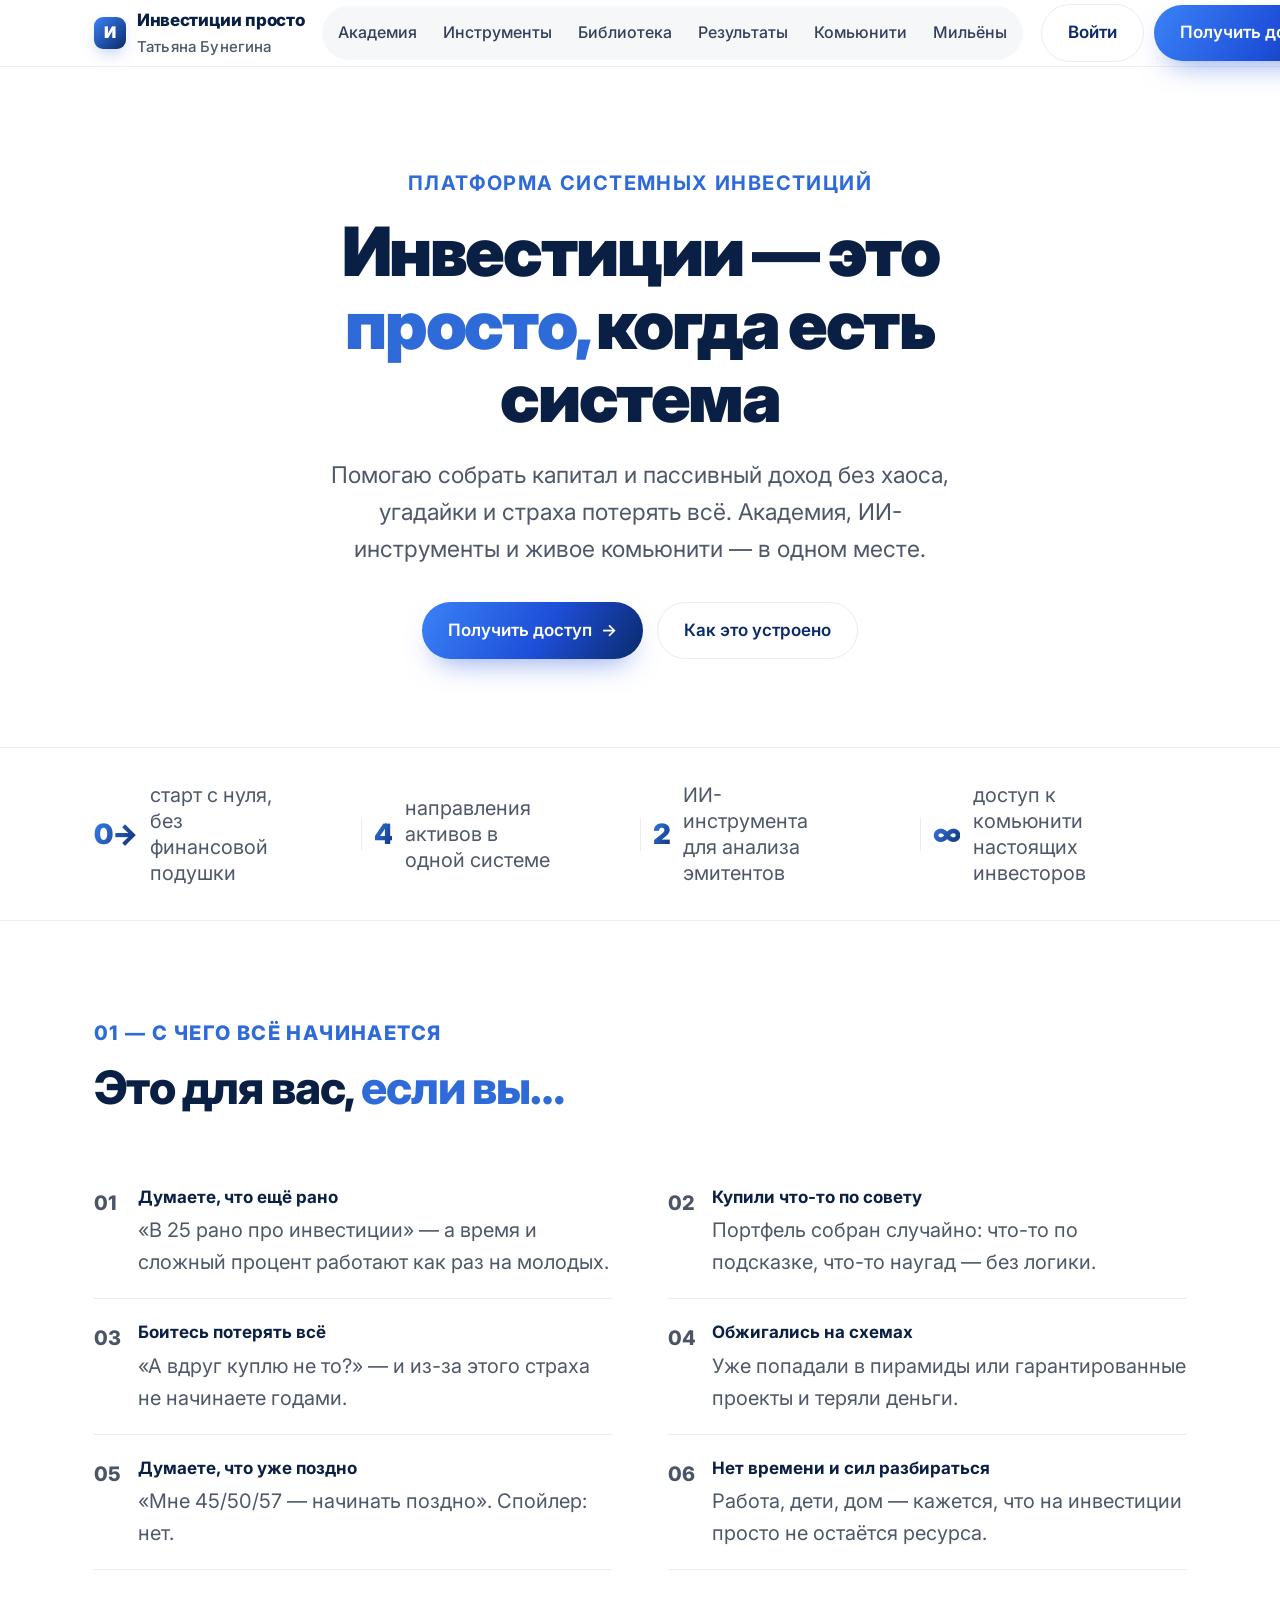
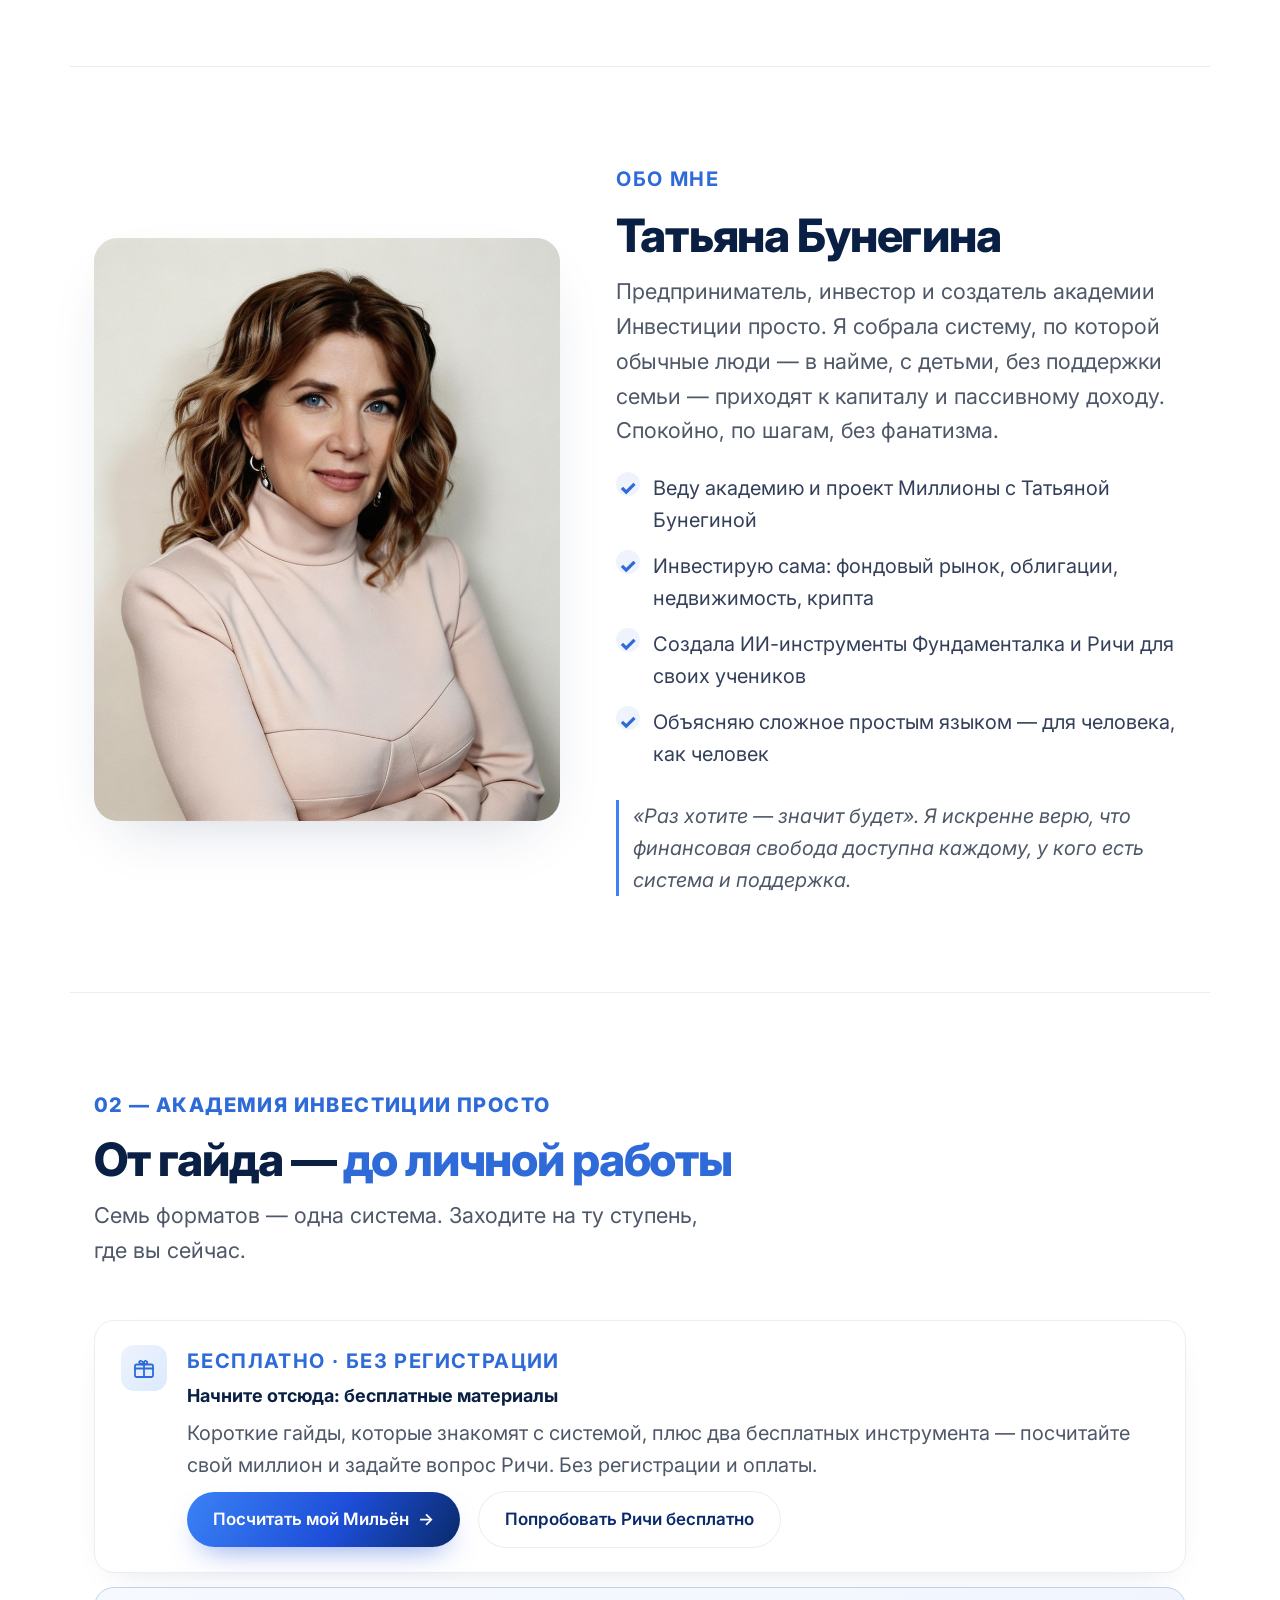
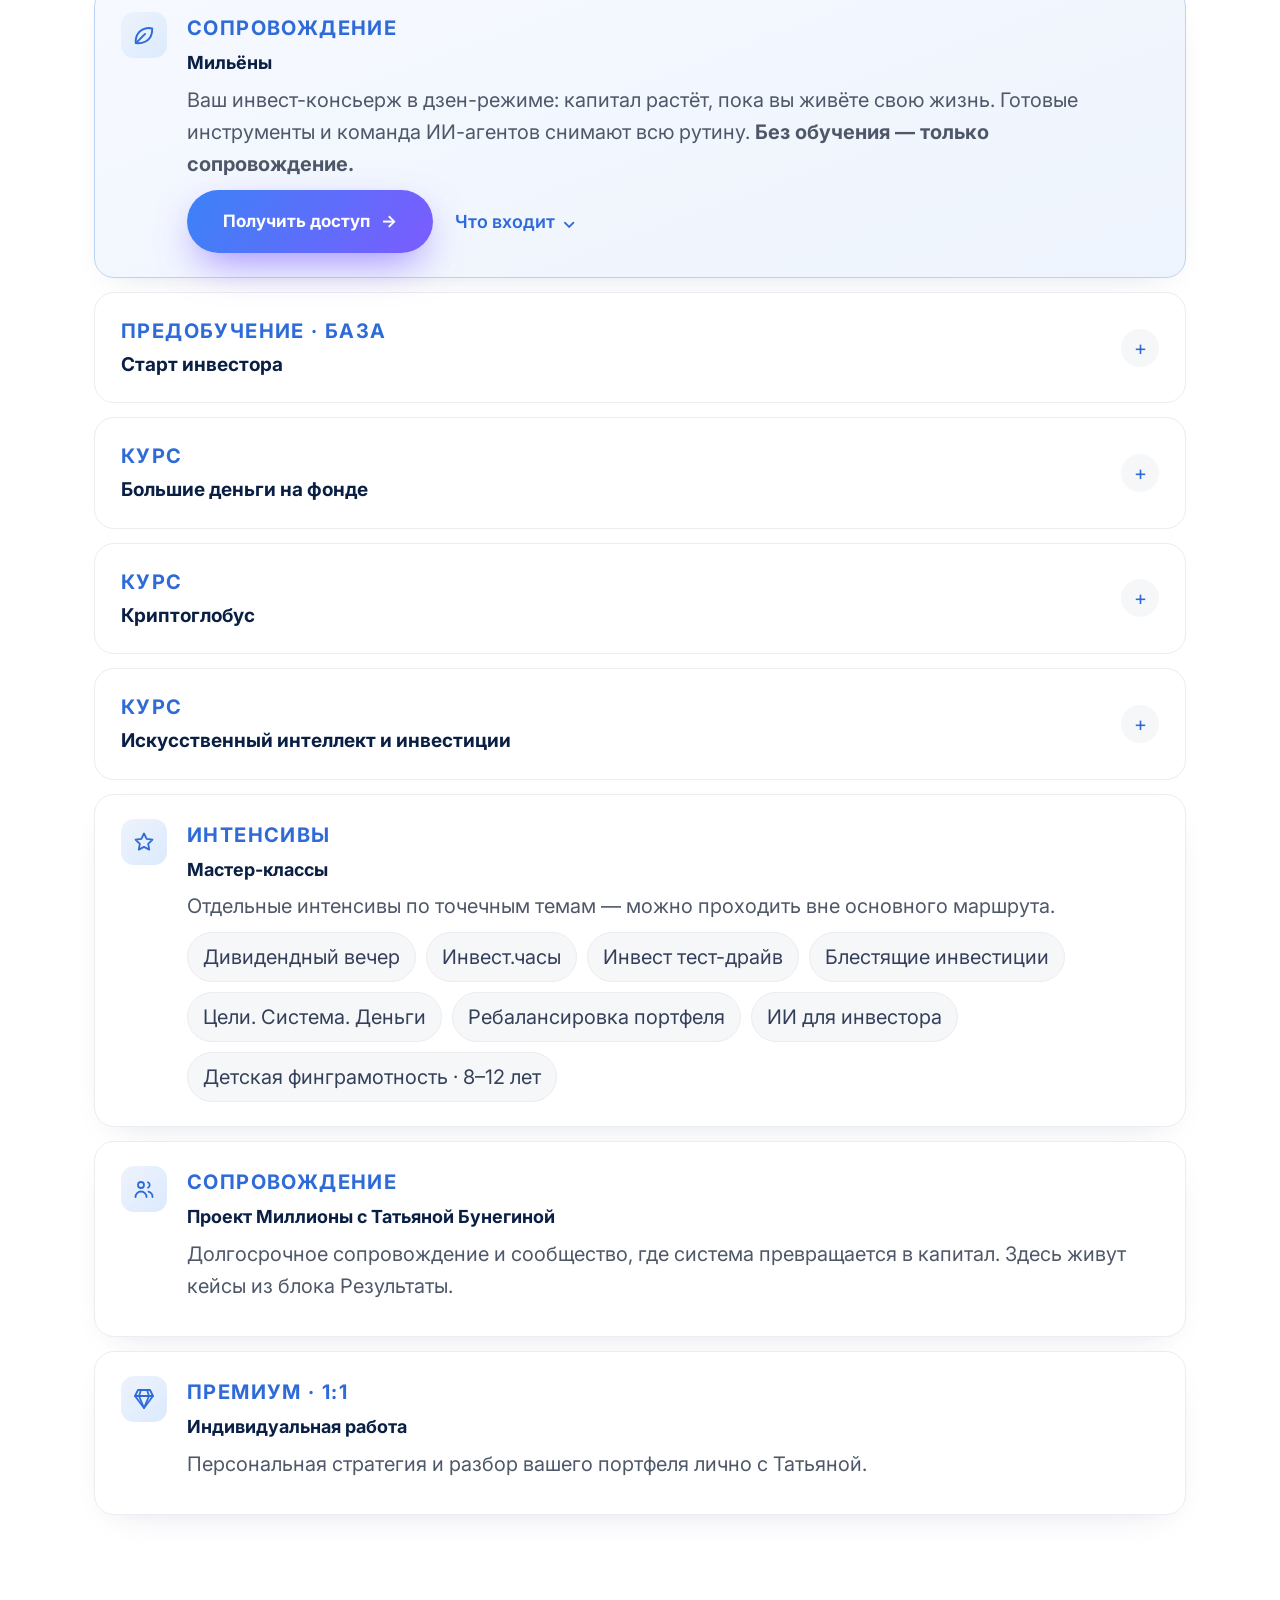
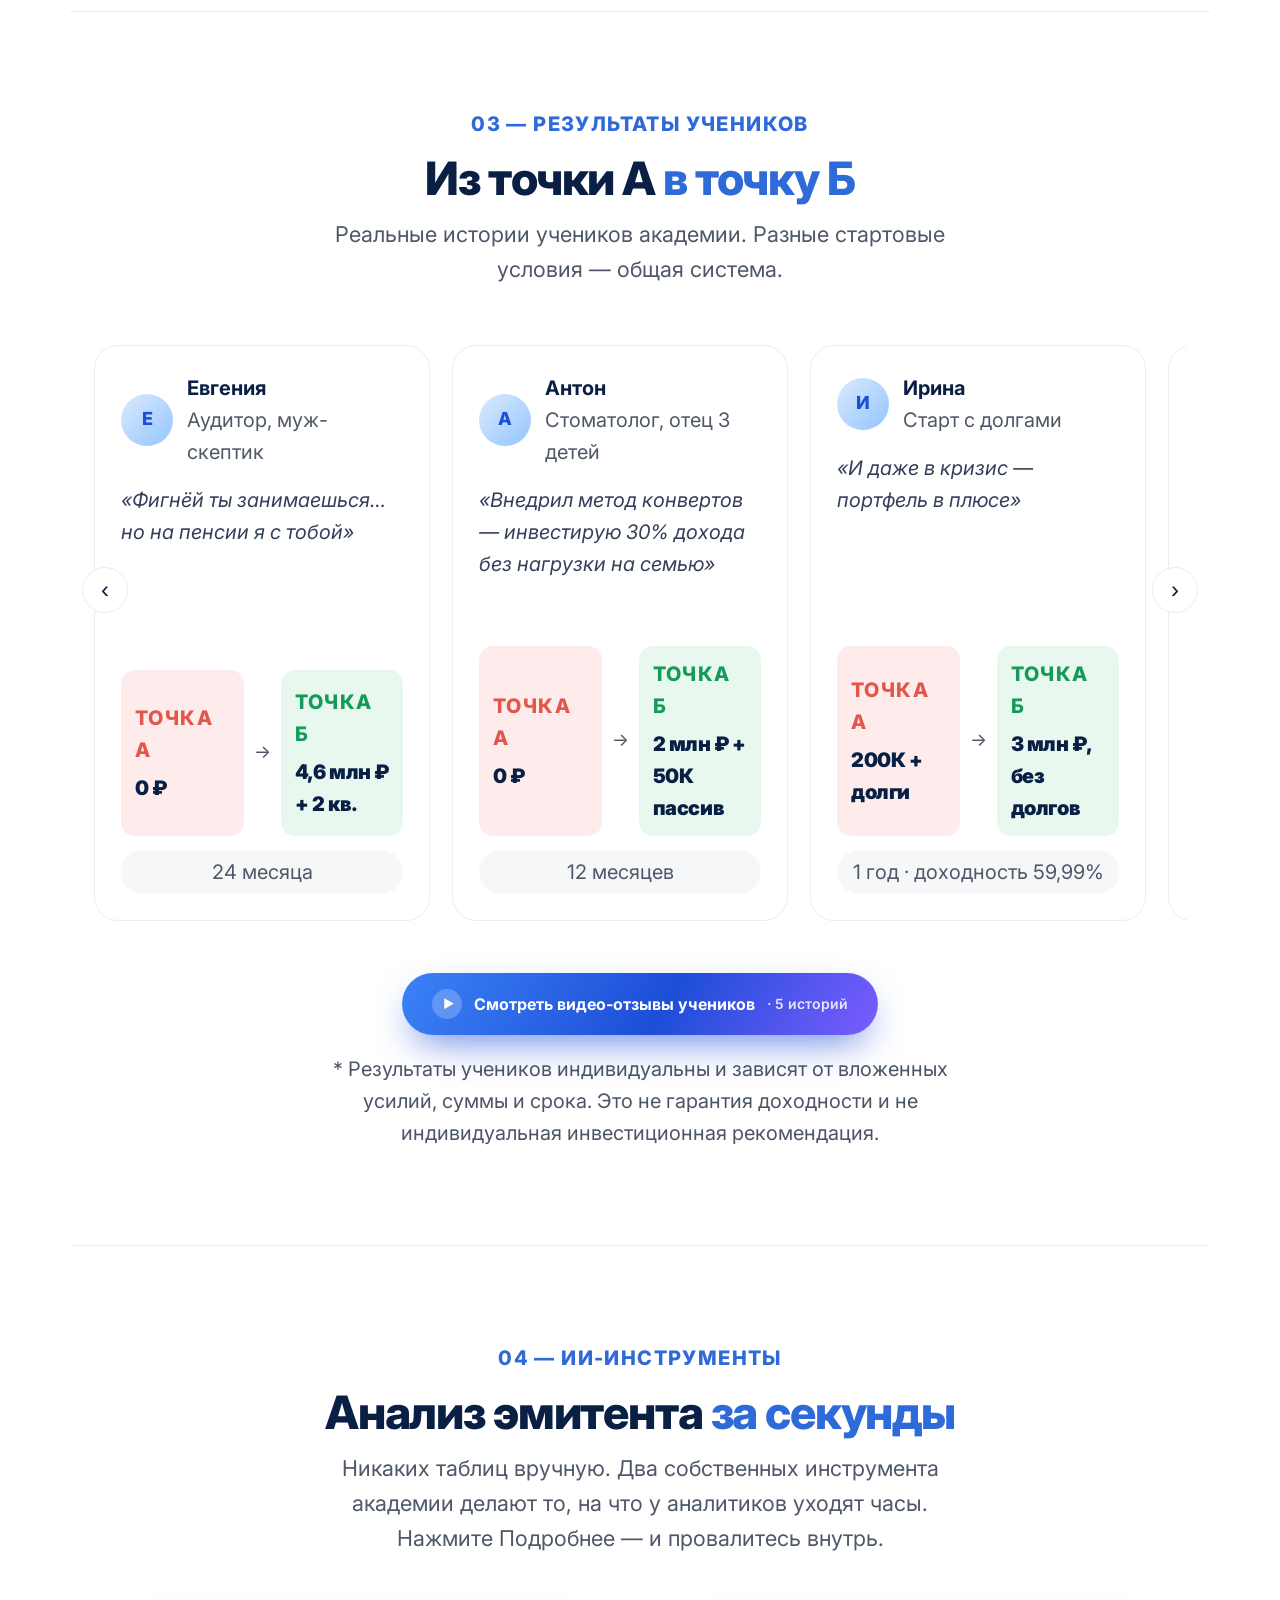
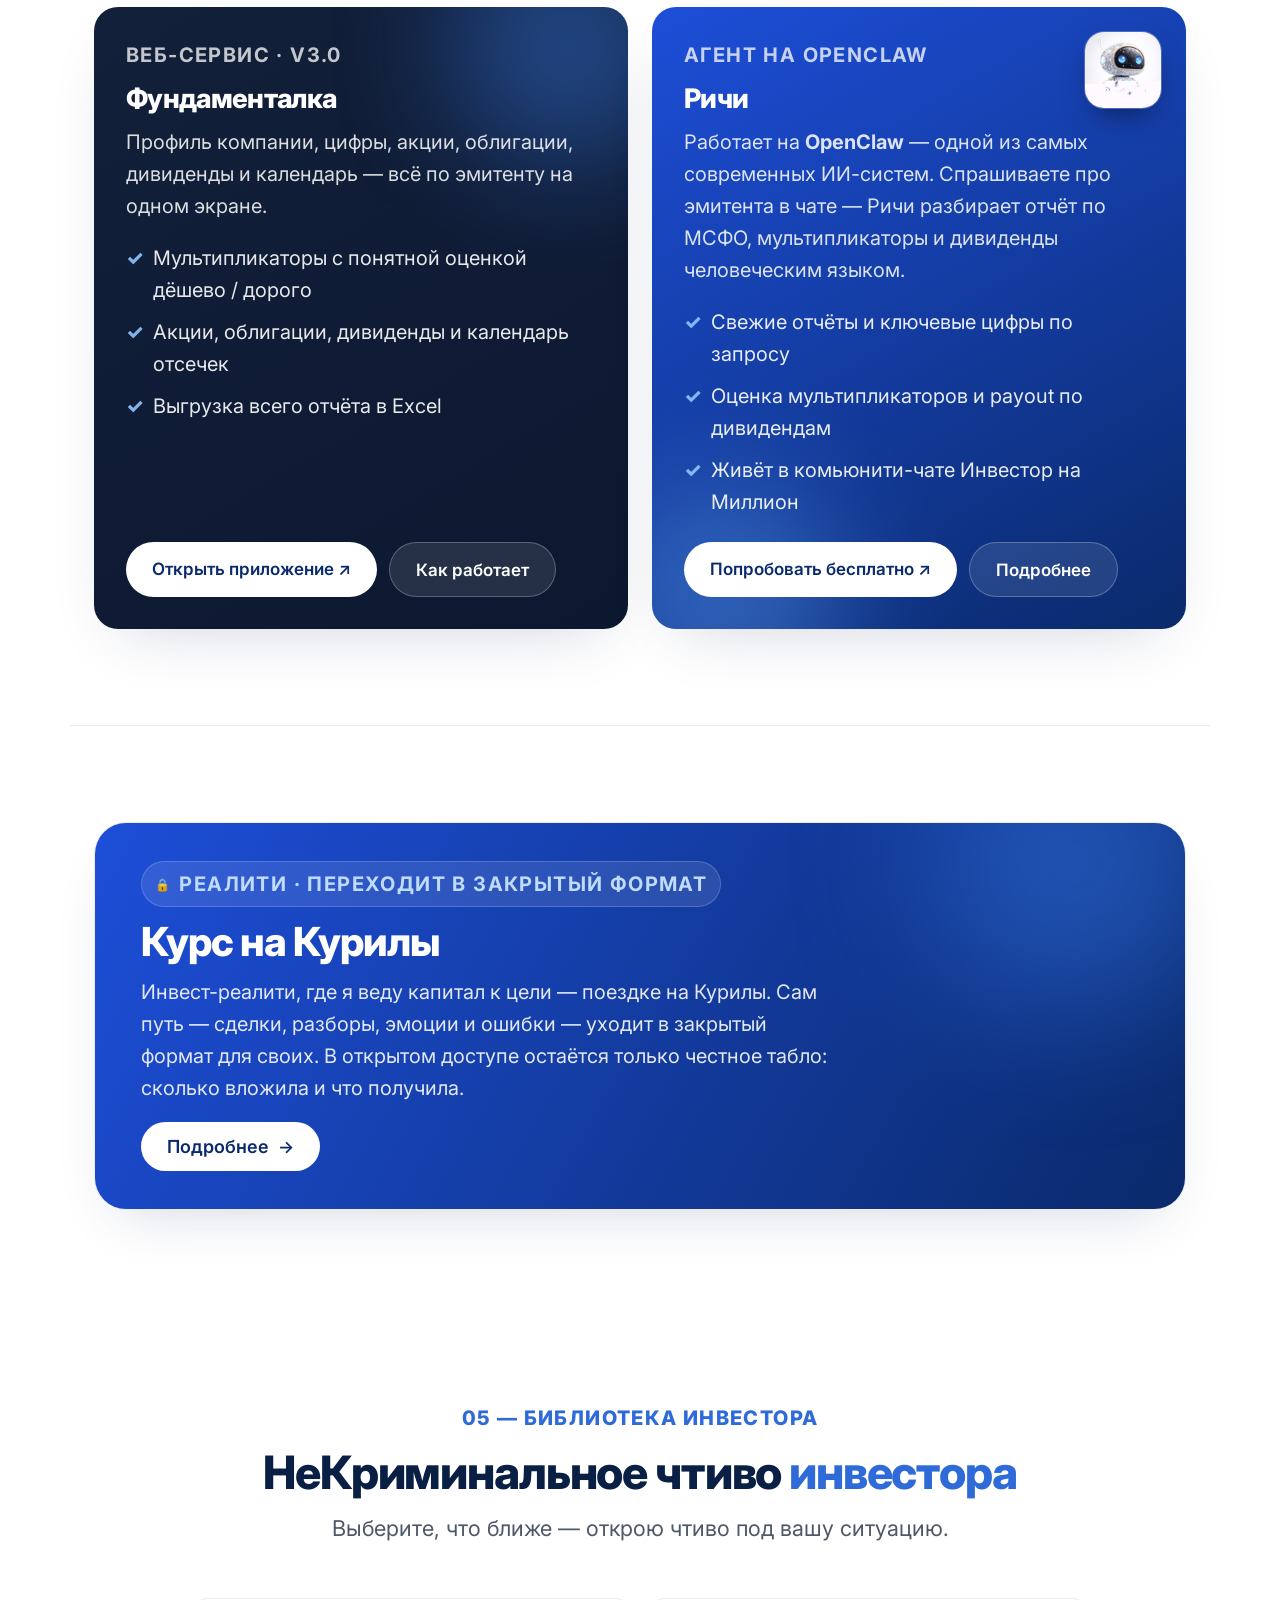
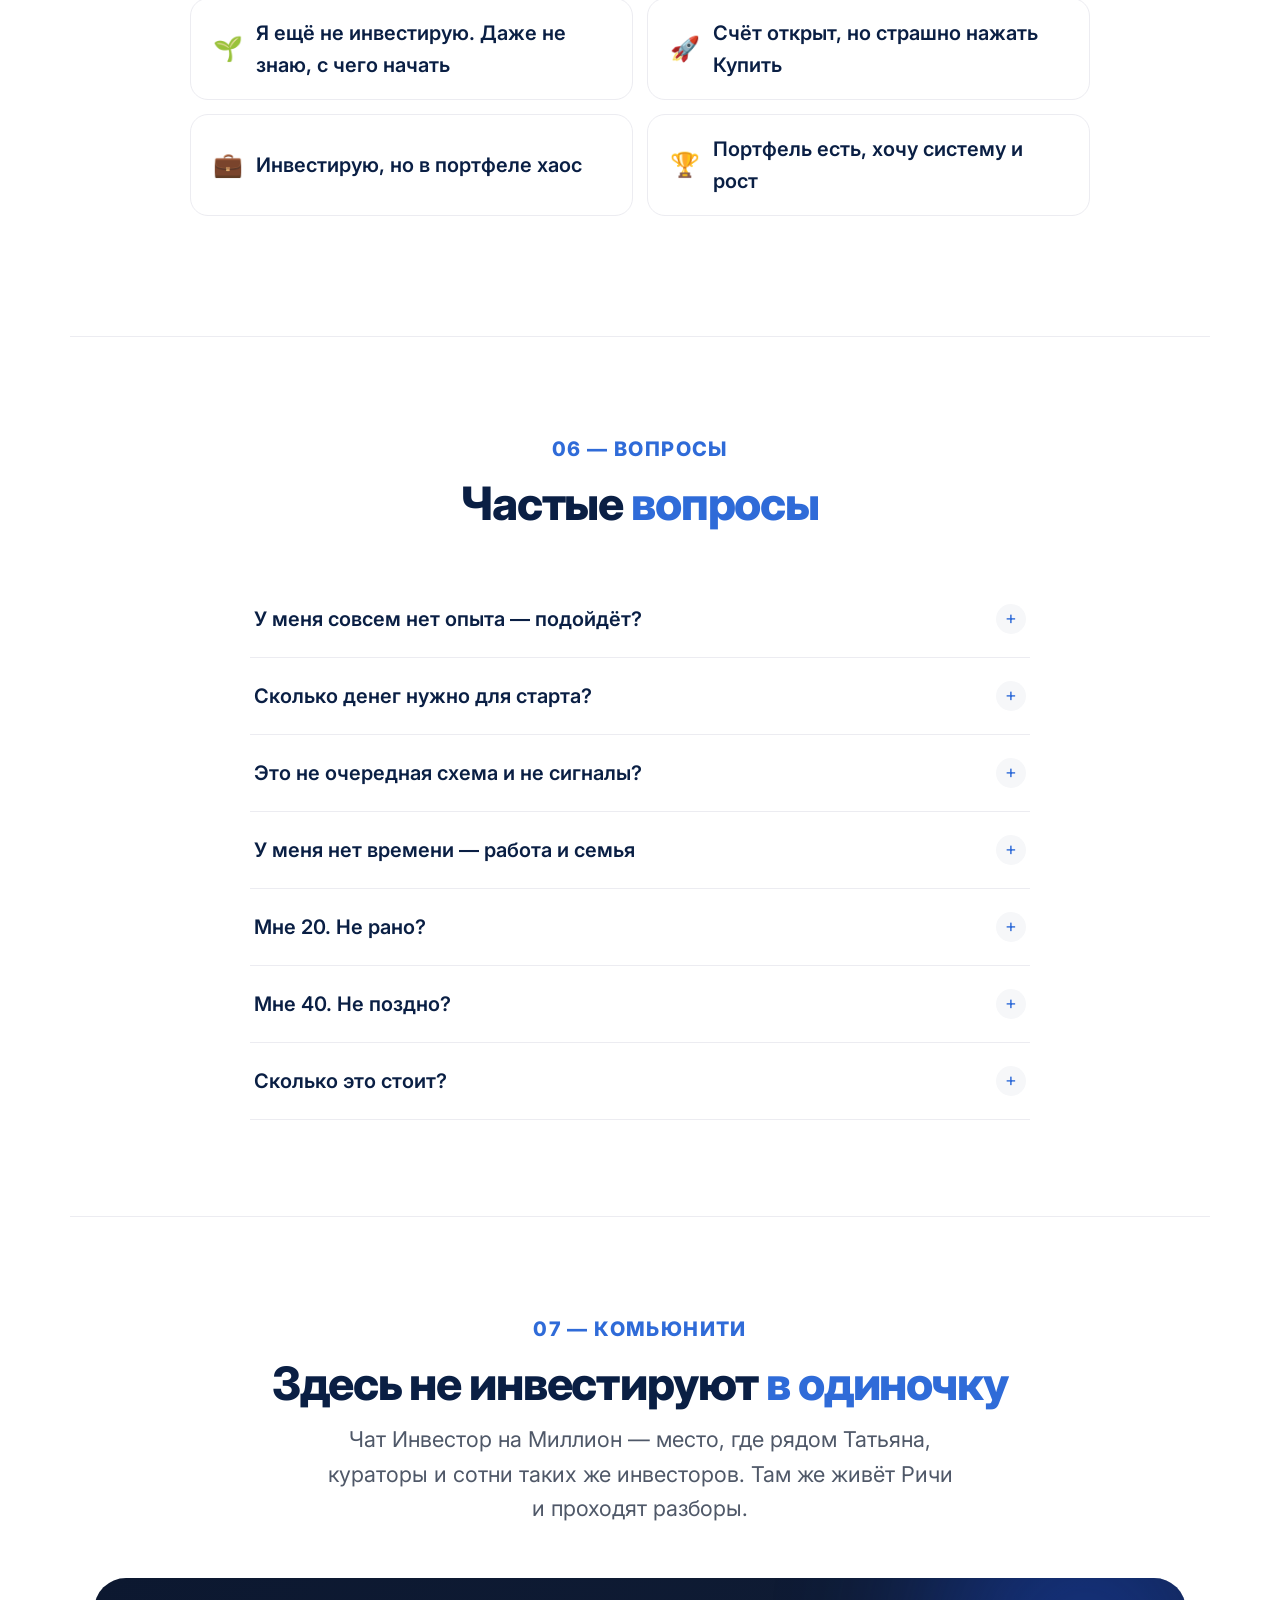
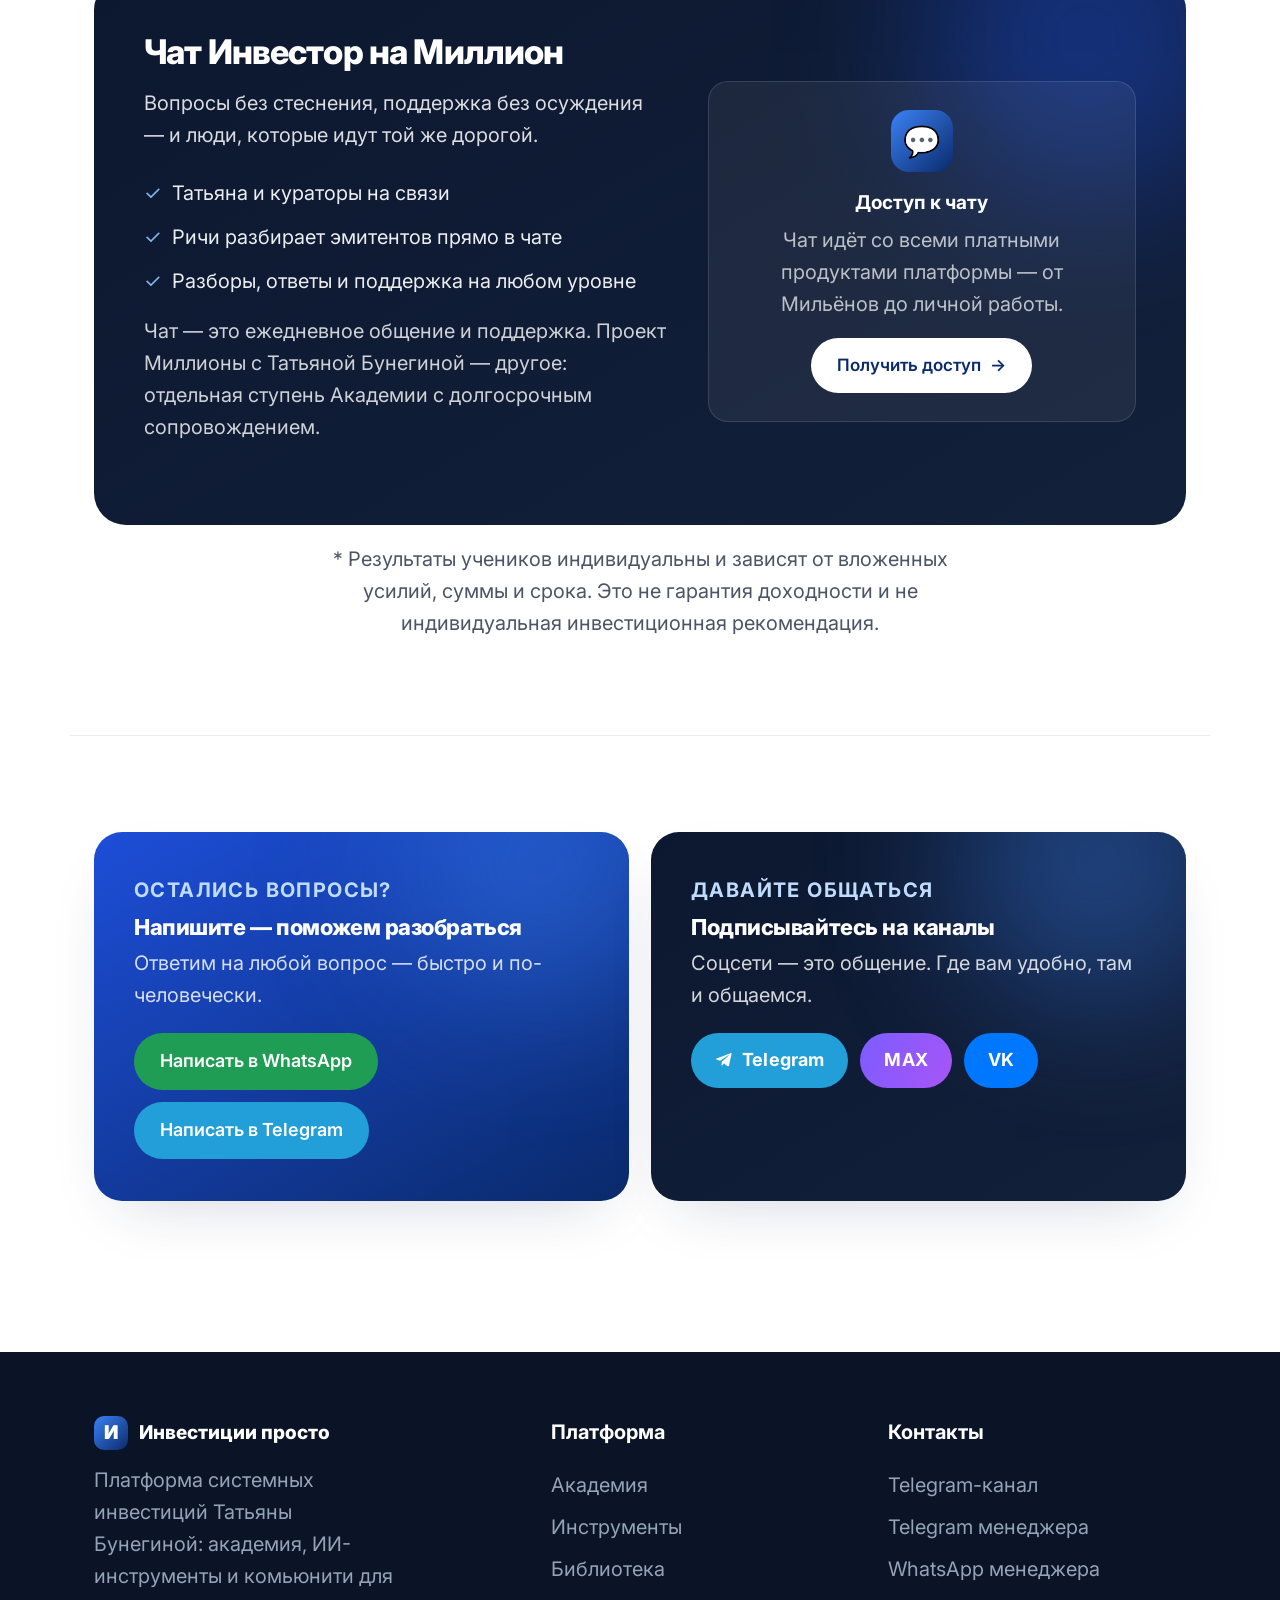
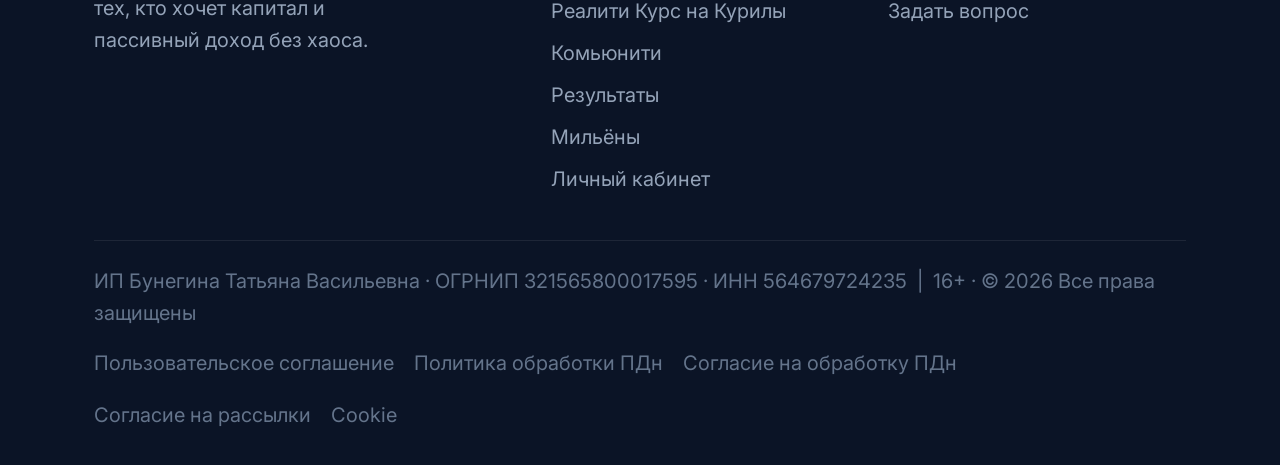
<file: index.html>
<!DOCTYPE html>
<html lang="ru">
<head>
<meta charset="UTF-8">
<meta name="viewport" content="width=device-width, initial-scale=1.0">
<title>Инвестиции просто — платформа Татьяны Бунегиной</title>
<meta name="description" content="Системные инвестиции без хаоса: академия, ИИ-инструменты Фундаменталка и Ричи, статьи и комьюнити Татьяны Бунегиной.">
<link rel="preconnect" href="https://fonts.googleapis.com">
<link rel="preconnect" href="https://fonts.gstatic.com" crossorigin>
<link href="https://fonts.googleapis.com/css2?family=Inter:wght@400;500;600;700;800;900&display=swap" rel="stylesheet">
<style>
:root{
  --ink:#0a1f44;
  --ink-soft:#34405a;
  --muted:#6a7689;
  --muted-2:#646e80;
  --blue:#2f6bd8;
  --blue-bright:#3b82f6;
  --blue-deep:#0a2a6b;
  --line:#ececf1;
  --line-2:#f1f3f7;
  --bg:#ffffff;
  --green:#159a5a;
  --red:#e2574c;
  --radius:24px;
  --shadow:0 24px 60px -28px rgba(20,40,90,.22);
  --shadow-sm:0 12px 34px -22px rgba(20,40,90,.22);
  --dark:#0b1426;
}
*{margin:0;padding:0;box-sizing:border-box}
html{scroll-behavior:smooth}
body{font-family:'Inter',-apple-system,BlinkMacSystemFont,'Segoe UI',sans-serif;color:var(--ink);background:var(--bg);line-height:1.6;-webkit-font-smoothing:antialiased;overflow-x:hidden}
body.lock{overflow:hidden}
.wrap{max-width:1140px;margin:0 auto;padding:0 24px}
section{position:relative}
a{color:inherit;text-decoration:none}
img{max-width:100%;display:block}
h1,h2,h3{line-height:1.07;letter-spacing:-.025em;font-weight:800;color:var(--ink)}
h2{font-size:clamp(28px,4vw,46px)}
.accent{color:var(--blue)}
.eyebrow{display:inline-block;font-size:12px;font-weight:700;letter-spacing:.16em;text-transform:uppercase;color:var(--blue);margin-bottom:16px}
.lead{color:var(--muted);font-size:clamp(15px,1.4vw,18px);max-width:640px;font-weight:400}
.center{text-align:center}
.center .lead{margin-left:auto;margin-right:auto}

.btn{display:inline-flex;align-items:center;gap:9px;font-weight:600;font-size:15px;padding:14px 26px;border-radius:100px;border:none;cursor:pointer;transition:transform .2s,box-shadow .2s,background .2s,color .2s;font-family:inherit;white-space:nowrap}
.btn-primary{background:linear-gradient(120deg,#3b82f6,#1d4ed8 55%,#0a2a6b);color:#fff;box-shadow:0 14px 30px -14px rgba(29,78,216,.6)}
.btn-primary:hover{transform:translateY(-2px);box-shadow:0 18px 36px -14px rgba(29,78,216,.7)}
.btn-ghost{background:#fff;color:var(--blue-deep);border:1.5px solid var(--line)}
.btn-ghost:hover{border-color:var(--blue-bright);transform:translateY(-2px)}
.btn-white{background:#fff;color:var(--blue-deep)}
.btn-white:hover{transform:translateY(-2px);box-shadow:0 16px 30px -16px rgba(0,0,0,.3)}
.btn-dark{background:var(--ink);color:#fff}
.btn-dark:hover{transform:translateY(-2px);background:#0a2a6b}
.btn .arr{transition:transform .2s}
.btn:hover .arr{transform:translateX(3px)}

/* HEADER — Apple-style pill nav */
header{position:sticky;top:0;z-index:90;background:rgba(255,255,255,.78);backdrop-filter:saturate(180%) blur(18px);border-bottom:1px solid rgba(236,236,241,.8)}
.nav{display:flex;align-items:center;justify-content:space-between;height:66px;gap:18px}
.logo{display:flex;align-items:center;gap:11px;font-weight:800;font-size:17px;letter-spacing:-.02em;flex:none}
.logo .mark{width:32px;height:32px;border-radius:9px;flex:none;background:linear-gradient(135deg,#3b82f6,#0a2a6b);display:grid;place-items:center;color:#fff;font-weight:900;font-size:16px;box-shadow:0 8px 18px -8px rgba(29,78,216,.6)}
.logo small{display:block;font-size:10.5px;font-weight:500;color:var(--muted);letter-spacing:.01em}
.nav-links{display:flex;align-items:center;gap:4px;background:#f6f7f9;padding:5px;border-radius:100px}
.nav-links a{font-size:13.5px;font-weight:500;color:var(--ink-soft);padding:10px 15px;border-radius:100px;transition:background .2s,color .2s}
.nav-links a:hover{background:#fff;color:var(--blue);box-shadow:var(--shadow-sm)}
.nav-cta{flex:none;display:flex;gap:10px;align-items:center}
.login-m{display:none}
.nav-links.show .login-m{display:block;color:var(--blue);font-weight:600}
.burger{display:none;flex-direction:column;gap:5px;background:none;border:none;cursor:pointer;padding:8px}
.burger span{width:24px;height:2px;background:var(--ink);border-radius:2px;transition:.3s}

/* HERO — clean white */
.hero{padding:92px 0 96px;background:#fff}
.hero-grid{display:grid;grid-template-columns:1.12fr .88fr;gap:54px;align-items:center}
.hero h1{font-size:clamp(38px,5.6vw,66px);font-weight:900;margin-bottom:24px;letter-spacing:-.035em}
.hero .lead{font-size:clamp(16px,1.5vw,19px);margin-bottom:30px}
.hero-points{list-style:none;margin:26px 0 34px;display:flex;flex-direction:column;gap:13px}
.hero-points li{display:flex;gap:12px;align-items:flex-start;font-size:15px;color:var(--ink-soft)}
.hero-points .dot{flex:none;width:22px;height:22px;border-radius:50%;background:#eef3fc;color:var(--blue);display:grid;place-items:center;font-size:12px;font-weight:800;margin-top:1px}
.hero-cta{display:flex;gap:14px;flex-wrap:wrap}
.hero-stats{display:flex;gap:34px;margin-top:42px;flex-wrap:wrap}
.hero-stats .num{font-size:30px;font-weight:900;letter-spacing:-.03em}
.hero-stats .lbl{font-size:13px;color:var(--muted)}
.hero-visual{position:relative}
.hero-card{background:#fff;border-radius:28px;padding:26px;box-shadow:var(--shadow);border:1px solid var(--line);position:relative;z-index:2}
.hero-card .hc-top{display:flex;justify-content:space-between;align-items:center;margin-bottom:18px}
.hero-card .hc-badge{font-size:11px;font-weight:700;letter-spacing:.1em;text-transform:uppercase;color:var(--green);background:#e8f7ee;padding:5px 11px;border-radius:100px}
.hero-card .hc-title{font-size:14px;color:var(--muted);font-weight:500}
.bar-row{display:flex;align-items:flex-end;gap:9px;height:120px;margin:6px 0 16px}
.bar{flex:1;border-radius:8px 8px 4px 4px;background:linear-gradient(180deg,#cfe1fb,#3b82f6)}
.bar.tall{background:linear-gradient(180deg,#60a5fa,#1d4ed8)}
.hero-card .hc-foot{display:flex;justify-content:space-between;align-items:center;padding-top:14px;border-top:1px solid var(--line)}
.hero-card .hc-foot .v{font-size:22px;font-weight:900}
.hero-card .hc-foot .g{color:var(--green)}
.float-pill{position:absolute;background:#fff;border:1px solid var(--line);border-radius:16px;padding:11px 15px;box-shadow:var(--shadow-sm);display:flex;align-items:center;gap:10px;z-index:3;font-size:13px;font-weight:600}
.float-pill .ic{width:30px;height:30px;border-radius:9px;display:grid;place-items:center;color:#fff;font-size:14px;flex:none}
.fp1{top:-20px;left:-24px;animation:floaty 5s ease-in-out infinite}
.fp2{bottom:-18px;right:-16px;animation:floaty 6s ease-in-out infinite .6s}
@keyframes floaty{0%,100%{transform:translateY(0)}50%{transform:translateY(-10px)}}

/* trust strip */
.trust{padding:34px 0;border-top:1px solid var(--line);border-bottom:1px solid var(--line)}
.trust-inner{display:grid;grid-template-columns:repeat(4,1fr);gap:26px;align-items:center}
.trust-item{display:flex;align-items:center;gap:13px}
.trust-item+.trust-item{position:relative}
.trust-item:not(:first-child)::before{content:"";position:absolute;left:-13px;top:50%;transform:translateY(-50%);width:1px;height:34px;background:var(--line)}
.trust-item .n{font-size:28px;font-weight:900;letter-spacing:-.03em;background:linear-gradient(120deg,#3b82f6,#0a2a6b);-webkit-background-clip:text;background-clip:text;-webkit-text-fill-color:transparent}
.trust-item .t{font-size:13px;color:var(--muted);line-height:1.3;max-width:150px}

/* sections — all white */
.s{padding:96px 0}
.s-head{margin-bottom:52px}
.bignum{font-size:13px;font-weight:800;color:var(--blue);letter-spacing:.14em}
.divider{height:1px;background:var(--line);max-width:1140px;margin:0 auto}

/* pains */
.pains{display:grid;grid-template-columns:1fr 1fr;gap:0 56px}
.pain{display:flex;gap:18px;padding:20px 0;border-bottom:1px solid var(--line)}
.pain .idx{font-size:13px;font-weight:800;color:var(--muted-2);min-width:26px;padding-top:3px}
.pain h4{font-size:17px;font-weight:700;margin-bottom:3px}
.pain p{font-size:14px;color:var(--muted)}

/* about */
.about-grid{display:grid;grid-template-columns:.9fr 1.1fr;gap:56px;align-items:center}
.about-photo{border-radius:var(--radius);overflow:hidden;aspect-ratio:4/5;position:relative;background:linear-gradient(160deg,#eef3fc,#dbeafe);box-shadow:var(--shadow);display:grid;place-items:center}
.about-photo .ph-note{position:absolute;bottom:16px;left:16px;right:16px;background:rgba(255,255,255,.92);border-radius:14px;padding:10px 14px;font-size:12px;color:var(--muted);text-align:center}
.about-photo .ph-icon{font-size:64px;opacity:.5}
.about ul{list-style:none;margin:24px 0 30px;display:flex;flex-direction:column;gap:14px}
.about ul li{display:flex;gap:13px;font-size:15.5px;color:var(--ink-soft)}
.about ul li .ck{flex:none;width:24px;height:24px;border-radius:50%;background:#eef3fc;color:var(--blue);display:grid;place-items:center;font-weight:800;font-size:13px}
.signature{font-size:14px;color:var(--muted);font-style:italic;border-left:3px solid var(--blue-bright);padding-left:14px}

/* pillars */
.pillars{display:grid;grid-template-columns:repeat(3,1fr);gap:22px}
.pillar{background:#fff;border:1px solid var(--line);border-radius:var(--radius);padding:32px 30px;transition:transform .25s,box-shadow .25s,border-color .25s}
.pillar:hover{transform:translateY(-6px);box-shadow:var(--shadow);border-color:transparent}
.pillar .pic{width:54px;height:54px;border-radius:16px;display:grid;place-items:center;font-size:25px;margin-bottom:20px;background:linear-gradient(135deg,#eef3fc,#dbeafe)}
.pillar h3{font-size:20px;margin-bottom:10px}
.pillar p{font-size:14.5px;color:var(--muted);margin-bottom:16px}
.pillar .plink{font-size:14px;font-weight:600;color:var(--blue);display:inline-flex;align-items:center;gap:6px}

/* program */
.prog{display:flex;flex-direction:column;gap:14px}
.mod{background:#fff;border:1px solid var(--line);border-radius:20px;overflow:hidden}
.mod-head{display:flex;align-items:center;gap:20px;padding:22px 26px;cursor:pointer;user-select:none}
.mod-head .mn{font-size:30px;font-weight:900;color:#d5dded;min-width:50px;letter-spacing:-.04em}
.mod-head .mt{flex:1}
.mod-head .mt .mw{font-size:11px;font-weight:700;letter-spacing:.13em;text-transform:uppercase;color:var(--blue);display:block;margin-bottom:3px}
.mod-head .mt h4{font-size:19px;font-weight:700}
.mod-head .toggle{flex:none;width:38px;height:38px;border-radius:50%;background:#f6f7f9;display:grid;place-items:center;color:var(--blue);font-size:20px;transition:.3s;font-weight:400}
.mod.open .toggle{background:linear-gradient(135deg,#3b82f6,#1d4ed8);color:#fff;transform:rotate(45deg)}
.mod-body{max-height:0;overflow:hidden;transition:max-height .4s ease}
.mod-body-inner{padding:0 26px 26px 96px;display:grid;grid-template-columns:1fr 1fr;gap:26px}
.mod-body h5{font-size:11px;font-weight:700;letter-spacing:.12em;text-transform:uppercase;color:var(--muted-2);margin-bottom:12px}
.mod-body ul{list-style:none;display:flex;flex-direction:column;gap:9px}
.mod-body ul li{font-size:14px;color:var(--ink-soft);padding-left:18px;position:relative}
.mod-body ul li::before{content:"";position:absolute;left:0;top:9px;width:6px;height:6px;border-radius:50%;background:var(--blue-bright)}
.mod-body ul.res li::before{content:"✓";background:none;color:var(--green);font-weight:800;font-size:13px;top:0;left:-2px}

/* tools */
.tools{display:grid;grid-template-columns:1fr 1fr;gap:24px}
.tool{border-radius:var(--radius);padding:32px;color:#fff;position:relative;overflow:hidden;box-shadow:var(--shadow);display:flex;flex-direction:column}
.tool.t-dark{background:linear-gradient(150deg,#13203a,#0c1830)}
.tool.t-blue{background:linear-gradient(150deg,#1d4ed8,#0a2a6b)}
.tool .tlabel{font-size:12px;font-weight:700;letter-spacing:.14em;text-transform:uppercase;opacity:.75;margin-bottom:14px}
.tool h3{color:#fff;font-size:27px;margin-bottom:12px}
.tool p{font-size:14.5px;opacity:.85;margin-bottom:20px}
.tool .feats{list-style:none;display:flex;flex-direction:column;gap:10px;margin-bottom:24px}
.tool .feats li{font-size:13.5px;opacity:.9;display:flex;gap:9px;align-items:flex-start}
.tool .feats li span{color:#8ec5ff;font-weight:800}
.tool .tfoot{margin-top:auto;display:flex;gap:12px;flex-wrap:wrap}
.tool .glow{position:absolute;width:240px;height:240px;border-radius:50%;filter:blur(60px);opacity:.4}
.tool.t-dark .glow{background:#3b82f6;top:-80px;right:-60px}
.tool.t-blue .glow{background:#60a5fa;bottom:-90px;left:-50px}
.tool .mock{background:rgba(255,255,255,.08);border:1px solid rgba(255,255,255,.14);border-radius:14px;padding:14px;font-size:12px;margin-bottom:20px}
.tool .mock .row{display:flex;justify-content:space-between;padding:4px 0;opacity:.92}
.tool .mock .row b{color:#9ae6b4}

/* articles */
.arts{display:grid;grid-template-columns:repeat(3,1fr);gap:22px}
.art{background:#fff;border:1px solid var(--line);border-radius:var(--radius);overflow:hidden;cursor:pointer;transition:transform .25s,box-shadow .25s;display:flex;flex-direction:column}
.art:hover{transform:translateY(-6px);box-shadow:var(--shadow)}
.art-cover{height:150px;display:grid;place-items:center;font-size:46px}
.art-c1{background:linear-gradient(135deg,#eef3fc,#cfe1fb)}
.art-c2{background:linear-gradient(135deg,#eafaf0,#c6efd6)}
.art-c3{background:linear-gradient(135deg,#fdf1e7,#fad9bd)}
.art-body{padding:24px;display:flex;flex-direction:column;flex:1}
.art-tag{font-size:11px;font-weight:700;letter-spacing:.1em;text-transform:uppercase;color:var(--blue);margin-bottom:10px}
.art-body h3{font-size:19px;margin-bottom:10px;line-height:1.2}
.art-body p{font-size:14px;color:var(--muted);margin-bottom:16px;flex:1}
.art-read{font-size:13.5px;font-weight:600;color:var(--blue);display:inline-flex;align-items:center;gap:6px}
.art-min{font-size:12px;color:var(--muted-2);margin-bottom:10px}

/* cases */
.cases{display:grid;grid-template-columns:repeat(3,1fr);gap:22px}
.case{background:#fff;border:1px solid var(--line);border-radius:var(--radius);padding:26px;display:flex;flex-direction:column;transition:transform .25s,box-shadow .25s}
.case:hover{transform:translateY(-5px);box-shadow:var(--shadow)}
.case-top{display:flex;align-items:center;gap:14px;margin-bottom:16px}
.case-av{width:52px;height:52px;border-radius:50%;flex:none;background:linear-gradient(135deg,#dbeafe,#93c5fd);display:grid;place-items:center;font-weight:800;color:#1d4ed8;font-size:18px}
.case-top .cn{font-weight:700;font-size:16px}
.case-top .cr{font-size:12.5px;color:var(--muted)}
.case-quote{font-size:14.5px;color:var(--ink-soft);font-style:italic;margin-bottom:18px;line-height:1.5}
.ab{display:flex;align-items:stretch;gap:10px;margin-top:auto}
.ab .col{flex:1;border-radius:14px;padding:12px 14px}
.ab .a{background:#fdeceb}
.ab .b{background:#e9f8ef}
.ab .lab{font-size:10px;font-weight:800;letter-spacing:.1em;text-transform:uppercase;margin-bottom:5px}
.ab .a .lab{color:var(--red)}
.ab .b .lab{color:var(--green)}
.ab .val{font-size:17px;font-weight:900;letter-spacing:-.02em}
.ab .arrow{display:grid;place-items:center;color:var(--muted-2);font-size:18px}
.case .term{margin-top:14px;font-size:12px;color:var(--muted);text-align:center;background:#f6f7f9;border-radius:100px;padding:6px}
.cases-more{text-align:center;margin-top:36px}
.disclaim{font-size:12px;color:var(--muted-2);text-align:center;margin-top:18px;max-width:680px;margin-left:auto;margin-right:auto}

/* community — dark highlight */
.community{background:linear-gradient(150deg,#0c1830,#13203a);border-radius:32px;padding:56px 50px;color:#fff;position:relative;overflow:hidden}
.community .glow{position:absolute;width:320px;height:320px;border-radius:50%;background:#1d4ed8;filter:blur(80px);opacity:.45;top:-100px;right:-60px}
.community-grid{display:grid;grid-template-columns:1.1fr .9fr;gap:40px;align-items:center;position:relative;z-index:2}
.community h2{color:#fff}
.community p{opacity:.85;margin:16px 0 26px;font-size:16px}
.community .clist{list-style:none;display:flex;flex-direction:column;gap:12px}
.community .clist li{display:flex;gap:11px;font-size:14.5px;opacity:.92}
.community .clist li span{color:#8ec5ff}
.chan-card{background:rgba(255,255,255,.06);border:1px solid rgba(255,255,255,.12);border-radius:20px;padding:28px;text-align:center}
.chan-card .cc-ic{width:62px;height:62px;border-radius:18px;margin:0 auto 16px;background:linear-gradient(135deg,#3b82f6,#0a2a6b);display:grid;place-items:center;font-size:30px}
.chan-card h4{color:#fff;font-size:19px;margin-bottom:6px}
.chan-card p{opacity:.7;font-size:13px;margin:0 0 18px}

.richi-ava{position:absolute;top:24px;right:24px;width:78px;height:78px;border-radius:20px;object-fit:cover;box-shadow:0 14px 30px -12px rgba(0,0,0,.55);border:1px solid rgba(255,255,255,.22);z-index:3;pointer-events:none}
.pm-mark img{width:100%;height:100%;object-fit:cover;border-radius:13px}
@media(max-width:680px){.richi-ava{width:58px;height:58px;top:20px;right:20px}}
/* reality — Курс на Курилы */
.reality{position:relative;border:1px solid var(--line);border-radius:32px;overflow:hidden;box-shadow:var(--shadow);background:#fff}
.reality-ribbon{position:relative;background:linear-gradient(120deg,#1d4ed8,#0a2a6b);color:#fff;padding:38px 46px;overflow:hidden}
.reality-ribbon .glow{position:absolute;width:300px;height:300px;border-radius:50%;background:#3b82f6;filter:blur(70px);opacity:.4;top:-110px;right:-40px}
.reality-ribbon .r-in{position:relative;z-index:2}
.reality-badge{display:inline-flex;align-items:center;gap:8px;font-size:11px;font-weight:700;letter-spacing:.12em;text-transform:uppercase;color:#bfdbfe;background:rgba(255,255,255,.1);border:1px solid rgba(255,255,255,.18);padding:6px 13px;border-radius:100px;margin-bottom:14px}
.reality-badge .lk{font-size:12px}
.reality-ribbon h2{color:#fff;margin-bottom:12px;font-size:clamp(26px,3.6vw,40px)}
.reality-ribbon p{opacity:.88;max-width:700px;font-size:15.5px}
.reality-body{padding:36px 46px 42px}
.reality-board{display:grid;grid-template-columns:1fr auto 1fr;gap:24px;align-items:center;background:#f8fafd;border:1px solid var(--line);border-radius:22px;padding:32px;margin-bottom:24px}
.rb-col{text-align:center}
.rb-lab{font-size:12px;font-weight:700;letter-spacing:.12em;text-transform:uppercase;color:var(--muted);margin-bottom:8px}
.rb-val{font-size:clamp(30px,4.4vw,46px);font-weight:900;letter-spacing:-.03em}
.rb-val.g{color:var(--green)}
.rb-sub{font-size:13px;color:var(--muted-2);margin-top:4px}
.rb-arrow{font-size:30px;color:var(--muted-2)}
.reality-split{display:flex;gap:12px;flex-wrap:wrap;margin-bottom:26px}
.reality-split .chip{font-size:13px;color:var(--ink-soft);background:#fff;border:1px solid var(--line);border-radius:100px;padding:9px 16px;display:flex;align-items:center;gap:8px}
.reality-split .chip b{font-weight:700}
.reality-split .chip.open{border-color:#bfe6cd;background:#f1fbf5}
.reality-split .chip.closed{border-color:#cfe0fb;background:#f2f6fd}
.reality-cta{display:flex;gap:18px;align-items:center;flex-wrap:wrap}
.rb-note{font-size:13px;color:var(--muted);max-width:420px}

/* faq */
.faq{max-width:780px;margin:0 auto}
.q{border-bottom:1px solid var(--line)}
.q-head{display:flex;justify-content:space-between;align-items:center;gap:20px;padding:22px 4px;cursor:pointer;font-weight:600;font-size:16.5px}
.q-head .qt{flex:none;width:30px;height:30px;border-radius:50%;background:#f6f7f9;display:grid;place-items:center;color:var(--blue);transition:.3s;font-weight:400;font-size:18px}
.q.open .qt{background:var(--blue);color:#fff;transform:rotate(45deg)}
.q-body{max-height:0;overflow:hidden;transition:max-height .35s ease}
.q-body p{padding:0 4px 22px;color:var(--muted);font-size:15px}

/* contact buttons */
.btn-wa{background:#1f9d55;color:#fff}
.btn-wa:hover{transform:translateY(-2px);box-shadow:0 14px 26px -14px rgba(31,157,85,.6)}
.btn-tg{background:#229ED9;color:#fff}
.btn-tg:hover{transform:translateY(-2px);box-shadow:0 14px 26px -14px rgba(34,158,217,.6)}

/* final */
.final{text-align:center;padding:104px 0}
.final h2{font-size:clamp(30px,4.4vw,52px);margin-bottom:18px}
.final .lead{margin:0 auto 30px}

/* footer */
footer{background:#0b1426;color:#cbd5e1;padding:64px 0 34px}
.foot-grid{display:grid;grid-template-columns:1.4fr 1fr 1fr;gap:40px;padding-bottom:40px;border-bottom:1px solid rgba(255,255,255,.08)}
.foot-logo{display:flex;align-items:center;gap:11px;font-weight:800;font-size:19px;color:#fff;margin-bottom:14px}
.foot-logo .mark{width:34px;height:34px;border-radius:10px;background:linear-gradient(135deg,#3b82f6,#0a2a6b);display:grid;place-items:center;color:#fff;font-weight:900}
.foot-about{font-size:13.5px;color:#94a3b8;max-width:300px;line-height:1.6}
.foot-col h5{color:#fff;font-size:14px;font-weight:700;margin-bottom:16px}
.foot-col a{display:block;font-size:13.5px;color:#94a3b8;padding:5px 0;transition:color .2s;cursor:pointer}
.foot-col a:hover{color:#fff}
.foot-bottom{padding-top:24px;display:flex;justify-content:space-between;align-items:center;gap:18px;flex-wrap:wrap;font-size:12.5px;color:#64748b}
.foot-legal{display:flex;gap:20px;flex-wrap:wrap}
.foot-legal a{color:#64748b;cursor:pointer}
.foot-legal a:hover{color:#cbd5e1}
.edit{color:#f59e0b}

/* reveal */
.rv{opacity:0;transform:translateY(24px);transition:opacity .7s,transform .7s}
.rv.in{opacity:1;transform:none}

/* ===== MODAL ===== */
.modal{position:fixed;inset:0;z-index:1000;display:none;align-items:flex-start;justify-content:center;padding:40px 20px;overflow-y:auto}
.modal.show{display:flex}
.modal-backdrop{position:fixed;inset:0;background:rgba(8,14,28,.55);backdrop-filter:blur(6px);animation:fade .25s ease}
@keyframes fade{from{opacity:0}to{opacity:1}}
.modal-box{position:relative;z-index:2;width:100%;max-width:860px;margin:auto;border-radius:28px;background:#fff;box-shadow:0 40px 90px -30px rgba(0,0,0,.5);animation:pop .3s cubic-bezier(.2,.8,.3,1);overflow:hidden}
@keyframes pop{from{opacity:0;transform:translateY(20px) scale(.98)}to{opacity:1;transform:none}}
.modal-close{position:absolute;top:18px;right:18px;z-index:5;width:40px;height:40px;border-radius:50%;border:none;background:rgba(255,255,255,.9);box-shadow:var(--shadow-sm);cursor:pointer;font-size:20px;color:var(--ink);display:grid;place-items:center;transition:transform .2s,background .2s}
.modal-close:hover{transform:rotate(90deg);background:#fff}
/* article modal */
.am-cover{height:200px;display:grid;place-items:center;font-size:64px}
.am-body{padding:40px 46px 46px}
.am-body .art-tag{margin-bottom:14px}
.am-body h2{font-size:clamp(26px,3.6vw,38px);margin-bottom:8px;letter-spacing:-.03em}
.am-meta{font-size:13px;color:var(--muted-2);margin-bottom:26px;padding-bottom:22px;border-bottom:1px solid var(--line)}
.am-body p{font-size:16px;color:var(--ink-soft);margin-bottom:18px;line-height:1.7}
.am-body h4{font-size:20px;margin:28px 0 12px}
.am-body blockquote{border-left:3px solid var(--blue-bright);padding:6px 0 6px 18px;color:var(--muted);font-style:italic;margin:20px 0}
.am-cta{margin-top:30px;padding-top:26px;border-top:1px solid var(--line);display:flex;gap:14px;flex-wrap:wrap;align-items:center}
.am-cta .note{font-size:13px;color:var(--muted)}
/* product (tool) modal — dark, like the real app */
.pm{background:#0e1424}
.pm .modal-close{background:rgba(255,255,255,.12);color:#fff}
.pm .modal-close:hover{background:rgba(255,255,255,.2)}
.pm-head{padding:30px 36px 22px;display:flex;align-items:center;gap:14px}
.pm-head .pm-mark{width:46px;height:46px;border-radius:13px;display:grid;place-items:center;font-size:22px;flex:none}
.pm-head h2{color:#fff;font-size:24px}
.pm-head .pm-sub{font-size:12.5px;color:#7e8aa3}
.pm-tabs{display:flex;gap:8px;padding:0 36px 18px;flex-wrap:wrap;border-bottom:1px solid rgba(255,255,255,.07)}
.pm-tab{font-size:13px;font-weight:500;color:#aab4c8;background:rgba(255,255,255,.06);padding:8px 16px;border-radius:100px;cursor:pointer;border:none;transition:.2s;font-family:inherit}
.pm-tab:hover{background:rgba(255,255,255,.12);color:#fff}
.pm-tab.active{background:#fff;color:#0e1424;font-weight:600}
.pm-panes{padding:26px 36px 36px;min-height:280px}
.pm-pane{display:none;animation:fade .3s}
.pm-pane.active{display:block}
.pm-h{font-size:11px;font-weight:700;letter-spacing:.14em;text-transform:uppercase;color:#7e8aa3;margin-bottom:6px}
.pm-title{color:#fff;font-size:28px;font-weight:800;letter-spacing:-.02em;margin-bottom:22px}
.pm-cards{display:grid;grid-template-columns:1fr 1fr;gap:14px}
.pm-card{border-radius:16px;padding:18px 20px;position:relative}
.pm-card .lbl{font-size:11px;font-weight:700;letter-spacing:.06em;color:#4b5366;text-transform:uppercase;margin-bottom:8px}
.pm-card .val{font-size:26px;font-weight:800;letter-spacing:-.02em;color:#0e1424}
.pm-card .sub{font-size:12px;color:#5a6275;margin-top:4px}
.pm-card .up{position:absolute;top:16px;right:16px;width:26px;height:26px;border-radius:50%;background:rgba(21,154,90,.18);color:#159a5a;display:grid;place-items:center;font-size:12px}
.c-green{background:#cdeccf}.c-yellow{background:#f6ecc9}.c-blue{background:#cfe1f5}.c-purple{background:#dcd2f3}
.pm-rows{display:flex;flex-direction:column}
.pm-rows .r{display:flex;justify-content:space-between;padding:13px 2px;border-bottom:1px solid rgba(255,255,255,.07);font-size:14px}
.pm-rows .r .k{color:#9aa6bd}
.pm-rows .r .v{color:#fff;font-weight:600}
.pm-rows .r .v.neg{color:#ff7a7a}.pm-rows .r .v.pos{color:#7fe0a8}
.pm-excel{margin-top:20px;background:rgba(96,165,250,.1);border:1px solid rgba(96,165,250,.25);border-radius:14px;padding:16px 18px;display:flex;justify-content:space-between;align-items:center;gap:14px}
.pm-excel .t{color:#cfe1fb;font-size:13px}.pm-excel .t b{color:#fff;display:block;margin-bottom:2px;font-size:13px}
.pm-excel .x{background:#1c2742;color:#9ae6b4;font-weight:700;font-size:13px;padding:9px 16px;border-radius:10px}
.pm-foot{padding:16px 36px;border-top:1px solid rgba(255,255,255,.07);display:flex;justify-content:space-between;align-items:center;gap:14px;flex-wrap:wrap}
.pm-foot .src{font-size:12px;color:#5a6275}
/* richi chat */
.richi-chat{display:flex;flex-direction:column;gap:12px}
.r-msg{max-width:90%;padding:14px 18px;border-radius:18px;font-size:14px;line-height:1.55}
.r-q{align-self:flex-end;background:#1d4ed8;color:#fff;border-bottom-right-radius:5px}
.r-a{align-self:flex-start;background:rgba(255,255,255,.07);color:#dfe5f0;border-bottom-left-radius:5px}
.r-a b{color:#fff}
.r-a .rt{font-size:11px;font-weight:700;letter-spacing:.1em;text-transform:uppercase;color:#7fb0ff;display:block;margin-bottom:8px}
.r-tbl{display:flex;flex-direction:column;margin:6px 0}
.r-tbl .r{display:flex;justify-content:space-between;padding:7px 0;border-bottom:1px solid rgba(255,255,255,.08);font-size:13px}
.r-tbl .r .k{color:#aab4c8}.r-tbl .r .v{color:#fff;font-weight:600}
.r-tbl .r .v.g{color:#7fe0a8}.r-tbl .r .v.r{color:#ff8f8f}
.r-concl{background:rgba(96,165,250,.1);border-left:3px solid #3b82f6;border-radius:8px;padding:12px 14px;margin-top:8px;font-size:13.5px;color:#dfe5f0}

@media(max-width:960px){
  .hero-grid{grid-template-columns:1fr;gap:44px}
  .hero-visual{max-width:440px;margin:0 auto}
  .about-grid{grid-template-columns:1fr;gap:38px}
  .about-photo{max-width:380px;margin:0 auto;aspect-ratio:4/4.4}
  .pillars{grid-template-columns:1fr}
  .tools{grid-template-columns:1fr}
  .arts{grid-template-columns:1fr 1fr}
  .cases{grid-template-columns:1fr 1fr}
  .community-grid{grid-template-columns:1fr;gap:30px}
  .manager{grid-template-columns:1fr}
  .foot-grid{grid-template-columns:1fr 1fr}
  .mod-body-inner{grid-template-columns:1fr;padding-left:26px;gap:18px}
}
@media(max-width:680px){
  .nav-links,.nav-cta{display:none}
  .burger{display:flex}
  .nav-links.show{display:flex;position:absolute;top:66px;left:0;right:0;flex-direction:column;background:#fff;padding:14px;gap:2px;box-shadow:var(--shadow);border-bottom:1px solid var(--line);border-radius:0}
  .nav-links.show a{padding:13px 16px;border-radius:12px}
  .pains{grid-template-columns:1fr}
  .arts,.cases{grid-template-columns:1fr}
  .trust-inner{grid-template-columns:1fr;gap:18px}
  .trust-item::before{display:none!important}
  .foot-grid{grid-template-columns:1fr}
  .community,.price-card,.manager-body{padding:34px 24px}
  .reality-board{grid-template-columns:1fr;gap:14px}
  .rb-arrow{transform:rotate(90deg)}
  .reality-ribbon,.reality-body{padding-left:24px;padding-right:24px}
  .s{padding:64px 0}
  .hero{padding:56px 0 64px}
  .pm-cards{grid-template-columns:1fr}
  .pm-head,.pm-tabs,.pm-panes,.pm-foot{padding-left:22px;padding-right:22px}
  .am-body{padding:30px 24px 36px}
  .modal{padding:16px 12px}
}

/* segmented articles */
.seg{display:grid;grid-template-columns:1fr 1fr;gap:14px;max-width:900px;margin:0 auto}
.seg-btn{display:flex;align-items:center;gap:13px;text-align:left;background:#fff;border:1.5px solid var(--line);border-radius:18px;padding:18px 22px;font-size:15px;font-weight:600;color:var(--ink);cursor:pointer;transition:.22s;font-family:inherit;line-height:1.3}
.seg-btn:hover{border-color:var(--blue-bright);transform:translateY(-2px);box-shadow:var(--shadow-sm)}
.seg-btn .em{font-size:24px;flex:none}
.seg-btn.active{border-color:transparent;background:linear-gradient(120deg,#3b82f6,#1d4ed8);color:#fff;box-shadow:0 16px 32px -14px rgba(29,78,216,.6)}
.seg-panel-wrap{max-width:820px;margin:24px auto 0}
.seg-panel{display:none;animation:fade .35s}
.seg-panel.active{display:block}
.art-card{background:#fff;border:1px solid var(--line);border-radius:24px;padding:clamp(26px,4vw,40px);box-shadow:var(--shadow-sm)}
.art-card .art-tag{display:block;margin-bottom:12px;font-size:12px;font-weight:700;letter-spacing:.1em;text-transform:uppercase;color:var(--blue)}
.art-card h3{font-size:clamp(22px,3vw,28px);margin-bottom:8px;letter-spacing:-.02em}
.art-card .am-meta{font-size:13px;color:var(--muted-2);margin-bottom:22px;padding-bottom:20px;border-bottom:1px solid var(--line)}
.art-card p{font-size:15.5px;color:var(--ink-soft);margin-bottom:16px;line-height:1.7}
.art-card blockquote{border-left:3px solid var(--blue-bright);padding:4px 0 4px 16px;color:var(--muted);font-style:italic;margin:18px 0}
.art-card .am-cta{margin-top:26px;padding-top:22px;border-top:1px solid var(--line);display:flex;gap:14px;align-items:center;flex-wrap:wrap}
.art-card .am-cta .note{font-size:12px;color:var(--muted-2)}
/* reality progress (overrides board grid) */
.reality-board{display:block !important;text-align:left}
.rb-week{display:inline-block;font-size:12px;font-weight:700;letter-spacing:.04em;color:var(--blue);background:#eef3fc;padding:7px 14px;border-radius:100px;margin-bottom:22px}
.rb-stats{display:grid;grid-template-columns:1fr auto 1fr;gap:24px;align-items:center;margin-bottom:22px}
.rb-progress{height:14px;border-radius:100px;background:#e7edf6;overflow:hidden}
.rb-progress-fill{height:100%;border-radius:100px;background:linear-gradient(90deg,#3b82f6,#159a5a)}
.rb-progress-meta{display:flex;justify-content:space-between;margin-top:11px;font-size:13px;color:var(--muted)}
.rb-progress-meta b{color:var(--ink)}
@media(max-width:680px){.seg{grid-template-columns:1fr}.rb-stats{grid-template-columns:1fr;gap:12px}.rb-stats .rb-arrow{transform:rotate(90deg)}}

/* academy map */
.acad-map{display:flex;flex-direction:column;gap:18px}
.atier{display:grid;grid-template-columns:128px 1fr;gap:24px;align-items:start}
.atier-side{display:flex;flex-direction:column;align-items:flex-start;gap:7px;padding-top:6px}
.atier-num{width:48px;height:48px;border-radius:15px;background:linear-gradient(135deg,#eef3fc,#dbeafe);color:var(--blue);display:grid;place-items:center;font-weight:900;font-size:18px}
.atier-name{font-size:11.5px;font-weight:700;letter-spacing:.08em;text-transform:uppercase;color:var(--muted)}
.atier-card{background:#fff;border:1px solid var(--line);border-radius:22px;padding:28px 30px;box-shadow:var(--shadow-sm)}
.atier-card h3{font-size:20px;margin-bottom:8px}
.atier-card p{font-size:14.5px;color:var(--muted);margin-bottom:16px}
.atier-card.bare{background:none;border:none;box-shadow:none;padding:0}
.lessons{list-style:none;display:flex;flex-direction:column;gap:10px;margin-bottom:18px}
.lessons li{font-size:14.5px;color:var(--ink-soft);padding-left:16px;position:relative}
.lessons li::before{content:"";position:absolute;left:0;top:9px;width:6px;height:6px;border-radius:50%;background:var(--blue-bright)}
.lessons li b{color:var(--ink);font-weight:700}
.mini{display:inline-flex;align-items:center;gap:9px;font-size:13.5px;font-weight:600;color:var(--blue-deep);background:#eef3fc;border:1px dashed #bcd2f5;border-radius:14px;padding:12px 17px}
.chips{display:flex;flex-wrap:wrap;gap:10px}
.chip-g{font-size:13px;color:var(--ink-soft);background:#f6f7f9;border:1px solid var(--line);border-radius:100px;padding:8px 15px}
.courses{display:grid;grid-template-columns:repeat(3,1fr);gap:16px}
.course{background:#fff;border:1px solid var(--line);border-radius:20px;padding:24px;box-shadow:var(--shadow-sm);transition:transform .25s,box-shadow .25s}
.course:hover{transform:translateY(-5px);box-shadow:var(--shadow)}
.course .cic{width:48px;height:48px;border-radius:14px;display:grid;place-items:center;font-size:23px;margin-bottom:14px;background:linear-gradient(135deg,#eef3fc,#dbeafe)}
.course h4{font-size:16.5px;margin-bottom:8px;letter-spacing:-.01em}
.course p{font-size:13.5px;color:var(--muted);margin:0}
.atier-card.project{background:linear-gradient(150deg,#1d4ed8,#0a2a6b);border:none;color:#fff;position:relative;overflow:hidden}
.atier-card.project h3{color:#fff}
.atier-card.project p{color:rgba(255,255,255,.86);margin-bottom:0}
.atier-card.project .glow{position:absolute;width:240px;height:240px;border-radius:50%;background:#3b82f6;filter:blur(70px);opacity:.4;top:-90px;right:-50px}
.masterclasses{margin-top:28px;background:#fff;border:1px solid var(--line);border-radius:22px;padding:28px 30px;box-shadow:var(--shadow-sm)}
.masterclasses h3{font-size:18px}
@media(max-width:680px){.atier{grid-template-columns:1fr;gap:14px}.atier-side{flex-direction:row;align-items:center}.courses{grid-template-columns:1fr}}

/* carousel (cases) */
.carousel{position:relative}
.cases{display:flex;gap:22px;overflow-x:auto;scroll-snap-type:x mandatory;scroll-behavior:smooth;padding:6px 4px 16px;scrollbar-width:none;-ms-overflow-style:none}
.cases::-webkit-scrollbar{display:none}
.cases .case{flex:0 0 clamp(280px,31%,360px);scroll-snap-align:start}
.car-btn{position:absolute;top:42%;transform:translateY(-50%);z-index:6;width:46px;height:46px;border-radius:50%;border:1px solid var(--line);background:#fff;box-shadow:var(--shadow);cursor:pointer;font-size:24px;line-height:1;color:var(--ink);display:grid;place-items:center;transition:.2s}
.car-btn:hover{background:var(--blue);color:#fff;border-color:transparent}
.car-btn.prev{left:-12px}.car-btn.next{right:-12px}
/* reality collapse */
.reality-collapse{max-height:0;overflow:hidden;transition:max-height .5s ease}
.reality-toggle{margin-top:18px}
.glow{pointer-events:none}
@media(max-width:680px){.cases .case{flex:0 0 86%}.car-btn{display:none}}

/* package */
.pkg-group{margin-bottom:34px}
.pkg-gh{display:flex;align-items:center;gap:16px;margin-bottom:20px}
.pkg-ic{width:54px;height:54px;border-radius:16px;display:grid;place-items:center;font-size:26px;background:linear-gradient(135deg,#eef3fc,#dbeafe);flex:none}
.pkg-gh h3{font-size:22px;margin-bottom:3px}
.pkg-gh p{font-size:14px;color:var(--muted);max-width:580px}
.pkg-cards{display:grid;grid-template-columns:repeat(3,1fr);gap:18px}
.pkg-card{background:#fff;border:1px solid var(--line);border-radius:20px;padding:26px;box-shadow:var(--shadow-sm);transition:transform .25s,box-shadow .25s;display:flex;flex-direction:column}
.pkg-card:hover{transform:translateY(-5px);box-shadow:var(--shadow)}
.pc-ic{width:50px;height:50px;border-radius:14px;display:grid;place-items:center;font-size:24px;margin-bottom:14px;background:linear-gradient(135deg,#eef3fc,#dbeafe);overflow:hidden}
.pc-ic img{width:100%;height:100%;object-fit:cover}
.pkg-card h4{font-size:17px;margin-bottom:8px}
.pkg-card p{font-size:13.5px;color:var(--muted);margin-bottom:14px;flex:1}
.pc-link{align-self:flex-start;background:none;border:none;color:var(--blue);font-weight:600;font-size:13.5px;cursor:pointer;font-family:inherit;padding:0}
.pc-link:hover{text-decoration:underline}
.pkg-note{display:flex;align-items:center;gap:18px;background:#f6f9ff;border:1px solid #e2ebfb;border-radius:20px;padding:24px 28px;margin-top:8px}
.pkg-tag{flex:none;font-size:12px;font-weight:700;letter-spacing:.1em;text-transform:uppercase;color:var(--blue);background:#fff;border:1px solid var(--line);border-radius:100px;padding:8px 14px}
.pkg-note p{font-size:14.5px;color:var(--ink-soft)}
@media(max-width:680px){.pkg-cards{grid-template-columns:1fr}.pkg-note{flex-direction:column;align-items:flex-start;gap:12px}}

/* sticky CTA */
.sticky-cta{position:fixed;left:50%;bottom:26px;transform:translate(-50%,24px);z-index:85;opacity:0;pointer-events:none;transition:opacity .3s ease,transform .3s ease;box-shadow:0 18px 40px -12px rgba(29,78,216,.7)}
.sticky-cta.show{opacity:1;pointer-events:auto;transform:translate(-50%,0)}
@media(max-width:680px){.sticky-cta{left:16px;right:16px;bottom:16px;transform:translateY(24px);justify-content:center}.sticky-cta.show{transform:translateY(0)}}
/* a11y focus */
a:focus-visible,button:focus-visible,.seg-btn:focus-visible,.pm-tab:focus-visible,.car-btn:focus-visible,.modal-close:focus-visible{outline:3px solid #7fb0ff;outline-offset:2px;border-radius:10px}

/* academy grouped + product */
.acad-grp{margin-bottom:30px}
.acad-glabel{display:flex;align-items:center;gap:12px;font-size:13px;font-weight:800;letter-spacing:.1em;text-transform:uppercase;color:var(--muted);margin-bottom:16px}
.agl-num{display:grid;place-items:center;width:30px;height:30px;border-radius:9px;background:#eef3fc;color:var(--blue);font-size:13px;font-weight:900}
.acad-cards{display:grid;gap:16px}
.acad-cards.one{grid-template-columns:1fr}.acad-cards.two{grid-template-columns:1fr 1fr}.acad-cards.three{grid-template-columns:repeat(3,1fr)}
.acad-card{background:#fff;border:1px solid var(--line);border-radius:20px;padding:24px 26px;box-shadow:var(--shadow-sm);transition:transform .25s,box-shadow .25s}
.acad-card:hover{transform:translateY(-4px);box-shadow:var(--shadow)}
.ac-ic{width:46px;height:46px;border-radius:13px;display:grid;place-items:center;margin-bottom:14px;background:linear-gradient(135deg,#eef3fc,#dbeafe)}
.acad-card h4{font-size:17px;margin-bottom:8px}
.acad-card>p{font-size:13.5px;color:var(--muted);margin-bottom:12px}
.acad-card .lessons{margin-bottom:12px}.acad-card .lessons li{font-size:13.5px}
.acad-card.highlight{border-color:#bcd2f5;background:linear-gradient(160deg,#f3f8ff,#eaf2ff)}
.hot{font-size:11px;font-weight:700;color:#fff;background:linear-gradient(120deg,#3b82f6,#1d4ed8);padding:3px 9px;border-radius:100px;margin-left:6px;letter-spacing:.04em}
.product{margin-top:36px;border-radius:30px;background:linear-gradient(155deg,#13203a,#0b1426);color:#fff;position:relative;overflow:hidden;box-shadow:var(--shadow)}
.prod-glow{position:absolute;width:340px;height:340px;border-radius:50%;background:#1d4ed8;filter:blur(80px);opacity:.45;top:-120px;right:-60px;pointer-events:none}
.prod-in{position:relative;z-index:2;padding:44px 46px}
.prod-badge{display:inline-block;font-size:12px;font-weight:700;letter-spacing:.06em;text-transform:uppercase;color:#bfdbfe;background:rgba(255,255,255,.1);border:1px solid rgba(255,255,255,.18);padding:7px 14px;border-radius:100px;margin-bottom:16px}
.product h2{color:#fff;font-size:clamp(28px,4vw,40px);margin-bottom:12px}
.prod-tag{font-size:16px;color:rgba(255,255,255,.86);max-width:680px;margin-bottom:22px}
.prod-price{display:flex;gap:16px;flex-wrap:wrap;margin-bottom:22px}
.pp{background:rgba(255,255,255,.07);border:1px solid rgba(255,255,255,.14);border-radius:16px;padding:16px 22px;display:flex;align-items:baseline;gap:8px;position:relative}
.pp.best{border-color:#7fe0a8}
.pp-num{font-size:26px;font-weight:900;letter-spacing:-.02em}
.pp-per{font-size:13px;color:rgba(255,255,255,.7)}
.pp-save{position:absolute;top:-11px;right:12px;font-size:11px;font-weight:700;color:#0b1426;background:#7fe0a8;padding:3px 9px;border-radius:100px}
.prod-groups{display:grid;grid-template-columns:1fr 1fr;gap:24px;margin-top:30px;padding-top:30px;border-top:1px solid rgba(255,255,255,.1)}
.pgh-row{display:flex;align-items:center;gap:12px;margin-bottom:14px}
.prod-grp h3{color:#fff;font-size:16px;margin-bottom:2px}
.pgh{font-size:12.5px;color:#9ec5ff}
.prod-cards{display:flex;flex-direction:column;gap:12px}
.prod-card{display:flex;gap:14px;align-items:flex-start;background:rgba(255,255,255,.05);border:1px solid rgba(255,255,255,.1);border-radius:16px;padding:15px 16px}
.pc2-ic{width:42px;height:42px;border-radius:12px;flex:none;display:grid;place-items:center;background:rgba(96,165,250,.15);overflow:hidden}
.pc2-ic img{width:100%;height:100%;object-fit:cover}
.prod-card h5{color:#fff;font-size:14.5px;margin-bottom:3px}
.prod-card p{font-size:12.5px;color:rgba(255,255,255,.72);margin:0}
.prod-note{margin-top:24px;font-size:13.5px;color:rgba(255,255,255,.82);background:rgba(96,165,250,.1);border:1px solid rgba(96,165,250,.22);border-radius:14px;padding:16px 18px}
@media(max-width:680px){.acad-cards.two,.acad-cards.three{grid-template-columns:1fr}.prod-in{padding:32px 22px}.prod-groups{grid-template-columns:1fr;gap:18px}}

/* product reveal + pretty button */
.prod-actions{display:flex;align-items:center;gap:20px;flex-wrap:wrap;margin-top:8px}
.btn-get{position:relative;display:inline-flex;align-items:center;gap:11px;font-family:inherit;font-size:17px;font-weight:700;color:#fff;background:linear-gradient(120deg,#3b82f6,#7c5cff);border:none;border-radius:100px;padding:18px 36px;cursor:pointer;box-shadow:0 16px 40px -10px rgba(124,92,255,.75);transition:transform .2s,box-shadow .2s;overflow:hidden;isolation:isolate}
.btn-get .arr{transition:transform .2s}
.btn-get:hover{transform:translateY(-2px) scale(1.015);box-shadow:0 24px 54px -10px rgba(124,92,255,.95)}
.btn-get:hover .arr{transform:translateX(4px)}
.btn-get::before{content:"";position:absolute;top:0;left:-70%;width:45%;height:100%;background:linear-gradient(120deg,transparent,rgba(255,255,255,.55),transparent);transform:skewX(-20deg);animation:shine 3.2s ease-in-out infinite;z-index:-1}
@keyframes shine{0%{left:-70%}55%,100%{left:150%}}
/* shimmer-блик на всех заполненных кнопках */
.btn-primary,.btn-white{position:relative;overflow:hidden;isolation:isolate}
.btn-primary::after,.btn-white::after{content:"";position:absolute;top:0;left:-75%;width:45%;height:100%;background:linear-gradient(120deg,transparent,rgba(255,255,255,.55),transparent);transform:skewX(-20deg);animation:shine 3.6s ease-in-out infinite;pointer-events:none}
.btn-white::after{background:linear-gradient(120deg,transparent,rgba(124,92,255,.30),transparent)}
.prod-more{background:none;border:none;color:#bfdbfe;font-family:inherit;font-size:14.5px;font-weight:600;cursor:pointer;display:inline-flex;align-items:center;gap:7px;padding:8px 4px}
.prod-more:hover{color:#fff}
.prod-more .chev{transition:transform .3s;font-size:13px;display:inline-block}
.prod-more.open .chev{transform:rotate(180deg)}
.prod-price-wrap{max-height:0;overflow:hidden;transition:max-height .5s ease}
.prod-detail{max-height:0;overflow:hidden;transition:max-height .6s ease}
.prod-detail .prod-groups{margin-top:28px}

/* subscribe band */
.subscribe{display:flex;align-items:center;justify-content:space-between;gap:32px;flex-wrap:wrap;background:linear-gradient(150deg,#0c1830,#13203a);border-radius:28px;padding:40px 46px;color:#fff;position:relative;overflow:hidden;box-shadow:var(--shadow)}
.subscribe .glow{position:absolute;width:320px;height:320px;border-radius:50%;background:#1d4ed8;filter:blur(80px);opacity:.4;top:-110px;right:-50px;pointer-events:none}
.sub-left{position:relative;z-index:2;max-width:520px}
.subscribe h2{color:#fff;font-size:clamp(24px,3vw,34px);margin:4px 0 8px}
.subscribe .lead{font-size:15.5px}
.sub-right{position:relative;z-index:2}
.sub-btns{display:flex;gap:12px;flex-wrap:wrap}
.sub-btn{display:inline-flex;align-items:center;gap:9px;font-weight:700;font-size:15px;color:#fff;padding:13px 24px;border-radius:100px;transition:transform .2s,box-shadow .2s;letter-spacing:.01em}
.sub-btn:hover{transform:translateY(-2px);box-shadow:0 14px 28px -12px rgba(0,0,0,.5)}
.sub-btn.tg{background:#229ED9}
.sub-btn.max{background:linear-gradient(120deg,#7c5cff,#a855f7)}
.sub-btn.vk{background:#0077FF}
.sub-note{font-size:12px;color:rgba(255,255,255,.55);margin-top:12px;text-align:right}
/* compact contact */
.contact-card{position:relative;overflow:hidden;border-radius:30px;background:linear-gradient(150deg,#1d4ed8,#0a2a6b);color:#fff;text-align:center;padding:54px 40px;box-shadow:var(--shadow)}
.contact-card .glow{position:absolute;width:300px;height:300px;border-radius:50%;background:#3b82f6;filter:blur(75px);opacity:.4;top:-100px;left:-50px;pointer-events:none}
.cc-in{position:relative;z-index:2}
.contact-card h2{color:#fff;margin-bottom:14px}
.contact-card p{color:rgba(255,255,255,.85);max-width:520px;margin:0 auto 26px;font-size:16px}
.cc-btns{display:flex;gap:14px;justify-content:center;flex-wrap:wrap}
.cc-note{font-size:12px;color:rgba(255,255,255,.6);margin-top:16px}
@media(max-width:680px){.subscribe{padding:32px 24px}.sub-note{text-align:left}.contact-card{padding:40px 24px}}

/* academy ladder */
.ladder{display:flex;flex-direction:column;gap:14px}
.lad-item{display:flex;gap:20px;align-items:flex-start;background:#fff;border:1px solid var(--line);border-radius:20px;padding:24px 26px;box-shadow:var(--shadow-sm);transition:transform .25s,box-shadow .25s}
.lad-item:hover{transform:translateY(-3px);box-shadow:var(--shadow)}
.lad-item .ac-ic{margin-bottom:0;flex:none}
.lad-c{flex:1}
.lad-c .mw{font-size:11px;font-weight:700;letter-spacing:.13em;text-transform:uppercase;color:var(--blue);display:block;margin-bottom:5px}
.lad-c h4{font-size:18px;margin-bottom:6px}
.lad-c p{font-size:14px;color:var(--muted);margin-bottom:10px}
.lad-c .chips{margin-top:4px}
.mod-body-inner{padding-left:26px !important}
.product{margin:4px 0}
/* final dopamine */
.final-cta{padding:30px 0 76px}
.fcta{position:relative;overflow:hidden;border-radius:32px;text-align:center;padding:60px 40px;background:linear-gradient(125deg,#3b82f6,#7c5cff 55%,#22d3a8);color:#fff;box-shadow:0 34px 80px -30px rgba(124,92,255,.65)}
.fcta-glow{position:absolute;inset:0;background:radial-gradient(640px 220px at 50% -15%,rgba(255,255,255,.4),transparent);pointer-events:none}
.fcta-in{position:relative;z-index:2}
.fcta h2{color:#fff;font-size:clamp(28px,4.4vw,48px);margin-bottom:12px;letter-spacing:-.03em}
.fcta h2 span{opacity:.92}
.fcta p{color:rgba(255,255,255,.92);font-size:17px;margin:0 auto 28px;max-width:540px}
.btn-get.big{font-size:18px;padding:20px 42px;background:#fff;color:#1d1b4b;box-shadow:0 18px 44px -10px rgba(0,0,0,.35)}
.btn-get.big::before{background:linear-gradient(120deg,transparent,rgba(124,92,255,.3),transparent)}
.btn-get.big:hover{box-shadow:0 24px 56px -10px rgba(0,0,0,.45)}
@media(max-width:680px){.lad-item{padding:20px}.fcta{padding:44px 24px}}

/* hero — clean centered */
.hero{padding:100px 0 88px;background:#fff;text-align:center}
.hero-center{max-width:800px;margin:0 auto}
.hero h1{font-size:clamp(40px,6vw,68px);font-weight:900;letter-spacing:-.035em;margin-bottom:24px}
.hero .lead{font-size:clamp(16px,1.6vw,20px);margin:0 auto 34px;max-width:640px}
.hero-cta{display:flex;gap:14px;flex-wrap:wrap;justify-content:center}
@media(max-width:680px){.hero{padding:60px 0 56px}}
@media(min-width:681px) and (max-width:900px){.trust-inner{grid-template-columns:1fr 1fr;gap:28px 22px}.trust-item:nth-child(odd)::before{display:none}}

/* merged connect block */
.connect{position:relative;overflow:hidden;border-radius:32px;background:linear-gradient(150deg,#1d4ed8,#0a2a6b);color:#fff;padding:50px 52px;box-shadow:var(--shadow)}
.connect .glow{position:absolute;width:340px;height:340px;border-radius:50%;background:#3b82f6;filter:blur(80px);opacity:.4;top:-120px;right:-60px;pointer-events:none}
.connect-grid{position:relative;z-index:2;display:grid;grid-template-columns:1fr 1px 1fr;gap:46px;align-items:start}
.connect-col .eyebrow{margin-bottom:10px}
.connect-col h3{color:#fff;font-size:23px;margin-bottom:8px;letter-spacing:-.02em}
.connect-col p{color:rgba(255,255,255,.82);font-size:15px;margin-bottom:20px}
.connect-sep{background:rgba(255,255,255,.13);border-radius:1px}
.connect-btns{display:flex;gap:12px;flex-wrap:wrap}
.connect-note{font-size:12px;color:rgba(255,255,255,.55);margin-top:14px}
@media(max-width:780px){.connect{padding:36px 26px}.connect-grid{grid-template-columns:1fr;gap:32px}.connect-sep{height:1px}}

/* two separate connect cards, one screen */
.connect-2{display:grid;grid-template-columns:1fr 1fr;gap:22px;align-items:stretch}
.cc-card{position:relative;overflow:hidden;border-radius:28px;padding:42px 40px;color:#fff;box-shadow:var(--shadow);display:flex}
.cc-ask{background:linear-gradient(150deg,#1d4ed8,#0a2a6b)}
.cc-channels{background:linear-gradient(150deg,#0c1830,#13203a)}
.cc-card .glow{position:absolute;width:280px;height:280px;border-radius:50%;background:#3b82f6;filter:blur(75px);opacity:.4;top:-110px;right:-50px;pointer-events:none}
.cc-body{position:relative;z-index:2;width:100%}
.cc-card .eyebrow{color:#bfdbfe;margin-bottom:10px}
.cc-card h3{color:#fff;font-size:22px;margin-bottom:8px;letter-spacing:-.02em}
.cc-card p{color:rgba(255,255,255,.82);font-size:14.5px;margin-bottom:22px}
.connect-note{font-size:12px;color:rgba(255,255,255,.55);margin-top:14px}
@media(max-width:780px){.connect-2{grid-template-columns:1fr;gap:18px}.cc-card{padding:34px 26px}}

/* Мильёны — уравнено с лестницей, лёгкий акцент */
.lad-offer{border-color:#bcd2f5;background:linear-gradient(160deg,#f6f9ff,#eef4fd)}
.offer-actions{display:flex;align-items:center;gap:18px;flex-wrap:wrap;margin-top:8px}
.offer-more{background:none;border:none;color:var(--blue);font-family:inherit;font-size:14.5px;font-weight:600;cursor:pointer;display:inline-flex;align-items:center;gap:7px;padding:8px 4px}
.offer-more .chev{transition:transform .3s;display:inline-block}
.offer-more.open .chev{transform:rotate(180deg)}
.offer-price{display:flex;gap:14px;flex-wrap:wrap;margin-top:18px}
.opp{background:#fff;border:1px solid var(--line);border-radius:14px;padding:14px 20px;display:flex;align-items:baseline;gap:8px;position:relative}
.opp b{font-size:24px;font-weight:900;letter-spacing:-.02em;color:var(--ink)}
.opp span{font-size:13px;color:var(--muted)}
.opp.best{border-color:#7fd0a0}
.opp em{position:absolute;top:-11px;right:10px;font-style:normal;font-size:11px;font-weight:700;color:#0b6b3a;background:#cdeccf;padding:3px 9px;border-radius:100px}
.offer-incl{display:grid;grid-template-columns:1fr 1fr;gap:24px;margin-top:20px}
.offer-incl h6{font-size:12px;font-weight:700;letter-spacing:.1em;text-transform:uppercase;color:var(--blue);margin-bottom:10px}
.offer-note{margin-top:16px;font-size:13px;color:var(--muted);background:#fff;border:1px solid var(--line);border-radius:12px;padding:12px 14px}
@media(max-width:680px){.offer-incl{grid-template-columns:1fr;gap:16px}}
.tbtn-ghost{background:rgba(255,255,255,.1);color:#fff;border:1px solid rgba(255,255,255,.25)}
.tbtn-ghost:hover{background:rgba(255,255,255,.18);transform:translateY(-2px)}

/* video reviews modal carousel */
.vm{background:#0e1424}
.vm .modal-close{background:rgba(255,255,255,.12);color:#fff}
.vm .modal-close:hover{background:rgba(255,255,255,.2)}
.vm-head{padding:28px 36px 18px}
.vm-head h2{color:#fff;font-size:24px;margin-bottom:4px}
.vm-head .vm-sub{font-size:13px;color:#7e8aa3}
.vm-stage{position:relative;padding:0 36px 10px}
.vm-slide{display:none;animation:fade .3s}
.vm-slide.active{display:block}
.vm-slide video{width:100%;display:block;max-height:62vh;object-fit:contain;background:#000;border-radius:16px}
.vm-cap{display:flex;justify-content:space-between;align-items:center;gap:14px;padding:14px 2px 0}
.vm-cap .name{color:#fff;font-weight:700;font-size:15px}
.vm-cap .cnt{font-size:13px;color:#7e8aa3}
.vm-nav{position:absolute;top:50%;transform:translateY(-50%);z-index:5;width:46px;height:46px;border-radius:50%;border:none;background:rgba(255,255,255,.14);color:#fff;font-size:24px;line-height:1;cursor:pointer;display:grid;place-items:center;transition:.2s;backdrop-filter:blur(4px)}
.vm-nav:hover{background:var(--blue-bright)}
.vm-nav.prev{left:48px}.vm-nav.next{right:48px}
.vm-foot{padding:14px 36px 30px;display:flex;gap:8px;justify-content:center}
.vm-dot{width:9px;height:9px;border-radius:50%;border:none;background:rgba(255,255,255,.22);cursor:pointer;padding:0;transition:.2s}
.vm-dot.active{background:#fff;transform:scale(1.25)}
@media(max-width:680px){.vm-head{padding:24px 22px 14px}.vm-stage{padding:0 22px 8px}.vm-nav.prev{left:30px}.vm-nav.next{right:30px}.vm-slide video{max-height:56vh}}

/* ===== READABILITY: крупный текст, минимум 20px ===== */
:root{--muted:#4f5868;--muted-2:#4b5566}
.lead{font-size:clamp(20px,1.7vw,23px);line-height:1.6}
.hero .lead{font-size:clamp(21px,1.8vw,24px)}
/* основной текст + вторичный -> 20px */
.pain p,.pillar p,.tool p,.art-body p,.case-quote,.lad-c p,.acad-card>p,
.atier-card p,.course p,.q-body p,.about ul li,.hero-points li,
.community p,.connect-col p,.cc-card p,.prod-tag,.q-head,.am-body p,
.art-card p,.am-body blockquote,.art-card blockquote,
.mod-body ul li,.lessons li,.offer-incl .lessons li,.tool .feats li,
.community .clist li,.prod-card p,.prod-note,.chip-g,.rb-note,.offer-note,
.seg-btn,.pm-rows .r,.r-msg,.faq .q-head{font-size:20px;line-height:1.6}
/* подписи, лейблы, футер, мета, таблицы -> минимум 20px */
.eyebrow,.bignum,.mw,.lad-c .mw,.mod-head .mt .mw,.art-tag,.art-card .art-tag,
.trust-item .t,.case-top .cr,.foot-col a,.foot-about,.am-meta,.art-card .am-meta,
.am-cta .note,.art-card .am-cta .note,.signature,.case .term,.pkg-gh p,
.prod-card h5,.chan-card p,.disclaim,.foot-bottom,.foot-legal a,.sub-note,
.connect-note,.cc-note,.pm-foot .src,.hero-stats .lbl,.pillar .plink,
.art-read,.pc-link,.art-min,.pm-sub,.pm-h,.vm-cap .cnt,.vm-head .vm-sub,
.foot-bottom div,.reality-badge,.rb-lab,.rb-sub,.rb-progress-meta,
.prod-badge,.pp-per,.pgh,.acad-glabel,.atier-name,
.pm-rows .r .k,.pm-rows .r .v,.r-tbl .r,.r-tbl .r .k,.r-tbl .r .v,
.pm-head .pm-sub,.pm-card .lbl,.pm-card .sub,.pm-tab,
.tool .tlabel,.r-a .rt,.r-concl,.rb-week,.reality-split .chip,.ab .lab,.ab .val,
.about ul li .ck,.pain .idx,.mod-body h5,.offer-incl h6,.edit,.hot,
.pp-save{font-size:20px}
/* у трекинговых ЗАГЛАВНЫХ лейблов уменьшаем разрядку, чтобы не разъезжались */
.eyebrow,.bignum,.mw,.lad-c .mw,.mod-head .mt .mw,.art-tag,.art-card .art-tag,
.ab .lab,.rb-lab,.acad-glabel,.prod-badge,.reality-badge,.tool .tlabel,.pm-h{letter-spacing:.07em}
/* интерактив/шапка — чуть меньше, чтобы не ломать раскладку */
.btn{font-size:17px}
.nav-links a{font-size:16px;padding:9px 11px}
.logo small{font-size:15px}
@media(max-width:680px){.lead,.hero .lead{font-size:20px}}
.reality-ribbon p,.subscribe .lead,.case-top .cn,.foot-col h5,.vm-cap .name{font-size:20px}
.sub-btn,.offer-more,.pmtxt,.prod-more,.rtxt,.connect-btns .btn,.cc-btns .btn{font-size:18px}
.btn-video .cnt{font-size:16px}
/* library image carousel */
.lib-car{position:relative;margin:20px 0 8px}
.lib-track{display:flex;gap:14px;overflow-x:auto;scroll-snap-type:x mandatory;scroll-behavior:smooth;padding-bottom:6px;scrollbar-width:none;-ms-overflow-style:none}
.lib-track::-webkit-scrollbar{display:none}
.lib-track img{flex:0 0 100%;scroll-snap-align:center;border-radius:14px;border:1px solid var(--line);background:#0b1426}
.lib-prev,.lib-next{position:absolute;top:50%;transform:translateY(-50%);z-index:3;width:46px;height:46px;border-radius:50%;border:1px solid var(--line);background:rgba(255,255,255,.95);box-shadow:var(--shadow);cursor:pointer;font-size:26px;line-height:1;color:var(--ink);display:grid;place-items:center;transition:.2s}
.lib-prev:hover,.lib-next:hover{background:var(--blue);color:#fff;border-color:transparent}
.lib-prev{left:8px}.lib-next{right:8px}
@media(max-width:680px){.lib-prev,.lib-next{width:40px;height:40px;font-size:22px}}
/* cases: равная высота сегментов */
.case-quote{min-height:112px}
.ab .col{min-height:166px;display:flex;flex-direction:column;justify-content:center}
.ab .col .lab{margin-bottom:6px}
/* красивая кнопка видео-отзывов */
.btn-video{position:relative;display:inline-flex;align-items:center;gap:12px;font-family:inherit;font-size:16px;font-weight:700;color:#fff;background:linear-gradient(120deg,#3b82f6,#1d4ed8 55%,#7c5cff);border:none;border-radius:100px;padding:16px 30px;cursor:pointer;box-shadow:0 16px 38px -12px rgba(29,78,216,.75);transition:transform .2s,box-shadow .2s;overflow:hidden;isolation:isolate}
.btn-video:hover{transform:translateY(-2px) scale(1.015);box-shadow:0 22px 50px -12px rgba(124,92,255,.9)}
.btn-video .play{flex:none;width:30px;height:30px;border-radius:50%;background:rgba(255,255,255,.22);display:grid;place-items:center;font-size:12px;color:#fff;padding-left:2px}
.btn-video .cnt{font-weight:600;opacity:.85;font-size:14px}
.btn-video::before{content:"";position:absolute;top:0;left:-70%;width:45%;height:100%;background:linear-gradient(120deg,transparent,rgba(255,255,255,.5),transparent);transform:skewX(-20deg);animation:shine 3.4s ease-in-out infinite;z-index:-1}
@media(max-width:680px){.btn-video{font-size:15px;padding:15px 22px}}
</style>
</head>
<body>

<!-- HEADER -->
<header>
  <div class="wrap nav">
    <a href="#top" class="logo"><span class="mark">И</span><span>Инвестиции просто<small>Татьяна Бунегина</small></span></a>
    <nav class="nav-links" id="navLinks">
      <a href="#academy">Академия</a>
      <a href="#tools">Инструменты</a>
      <a href="#articles">Библиотека</a>
      <a href="#cases">Результаты</a>
      <a href="#community">Комьюнити</a>
      <a href="#package">Мильёны</a>
      <a href="cabinet/" class="login-m">Личный кабинет</a>
    </nav>
    <div class="nav-cta"><a href="cabinet/" class="btn btn-ghost">Войти</a><a href="#package" class="btn btn-primary">Получить доступ <span class="arr">→</span></a></div>
    <button class="burger" id="burger" aria-label="Меню"><span></span><span></span><span></span></button>
  </div>
</header>
<span id="top"></span>

<!-- HERO -->
<section class="hero">
  <div class="wrap hero-center rv">
    <span class="eyebrow">Платформа системных инвестиций</span>
    <h1>Инвестиции — это <span class="accent">просто,</span> когда есть система</h1>
    <p class="lead">Помогаю собрать капитал и пассивный доход без хаоса, угадайки и страха потерять всё. Академия, ИИ-инструменты и живое комьюнити — в одном месте.</p>
    <div class="hero-cta">
      <a href="#package" class="btn btn-primary">Получить доступ <span class="arr">→</span></a>
      <a href="#academy" class="btn btn-ghost">Как это устроено</a>
    </div>
  </div>
</section>

<!-- TRUST -->
<section class="trust">
  <div class="wrap trust-inner rv">
    <div class="trust-item"><span class="n">0→</span><span class="t">старт с нуля, без финансовой подушки</span></div>
    <div class="trust-item"><span class="n">4</span><span class="t">направления активов в одной системе</span></div>
    <div class="trust-item"><span class="n">2</span><span class="t">ИИ-инструмента для анализа эмитентов</span></div>
    <div class="trust-item"><span class="n">∞</span><span class="t">доступ к комьюнити настоящих инвесторов</span></div>
  </div>
</section>


<!-- PAINS -->
<section class="s" id="pains">
  <div class="wrap">
    <div class="s-head rv"><span class="bignum">01 — С ЧЕГО ВСЁ НАЧИНАЕТСЯ</span><h2 style="margin-top:14px">Это для вас, <span class="accent">если вы…</span></h2></div>
    <div class="pains rv">
      <div class="pain"><div class="idx">01</div><div><h4>Думаете, что ещё рано</h4><p>«В 25 рано про инвестиции» — а время и сложный процент работают как раз на молодых.</p></div></div>
      <div class="pain"><div class="idx">02</div><div><h4>Купили что-то по совету</h4><p>Портфель собран случайно: что-то по подсказке, что-то наугад — без логики.</p></div></div>
      <div class="pain"><div class="idx">03</div><div><h4>Боитесь потерять всё</h4><p>«А вдруг куплю не то?» — и из-за этого страха не начинаете годами.</p></div></div>
      <div class="pain"><div class="idx">04</div><div><h4>Обжигались на схемах</h4><p>Уже попадали в пирамиды или гарантированные проекты и теряли деньги.</p></div></div>
      <div class="pain"><div class="idx">05</div><div><h4>Думаете, что уже поздно</h4><p>«Мне 45/50/57 — начинать поздно». Спойлер: нет.</p></div></div>
      <div class="pain"><div class="idx">06</div><div><h4>Нет времени и сил разбираться</h4><p>Работа, дети, дом — кажется, что на инвестиции просто не остаётся ресурса.</p></div></div>
    </div>
  </div>
</section>
<div class="divider"></div>

<!-- ABOUT -->
<section class="s about" id="about">
  <div class="wrap about-grid">
    <div class="about-photo rv"><img src="media/tatiana.jpg" alt="Татьяна Бунегина" style="width:100%;height:100%;object-fit:cover"></div>
    <div class="rv">
      <span class="eyebrow">Обо мне</span>
      <h2>Татьяна Бунегина</h2>
      <p class="lead" style="margin-top:14px">Предприниматель, инвестор и создатель академии Инвестиции просто. Я собрала систему, по которой обычные люди — в найме, с детьми, без поддержки семьи — приходят к капиталу и пассивному доходу. Спокойно, по шагам, без фанатизма.</p>
      <ul>
        <li><span class="ck">✓</span> Веду академию и проект Миллионы с Татьяной Бунегиной</li>
        <li><span class="ck">✓</span> Инвестирую сама: фондовый рынок, облигации, недвижимость, крипта</li>
        <li><span class="ck">✓</span> Создала ИИ-инструменты Фундаменталка и Ричи для своих учеников</li>
        <li><span class="ck">✓</span> Объясняю сложное простым языком — для человека, как человек</li>
      </ul>
      <p class="signature">«Раз хотите — значит будет». Я искренне верю, что финансовая свобода доступна каждому, у кого есть система и поддержка.</p>
    </div>
  </div>
</section>
<div class="divider"></div>

<!-- ACADEMY -->
<section class="s" id="academy">
  <div class="wrap">
    <div class="s-head rv">
      <span class="bignum">02 — АКАДЕМИЯ ИНВЕСТИЦИИ ПРОСТО</span>
      <h2 style="margin-top:14px">От гайда — <span class="accent">до личной работы</span></h2>
      <p class="lead" style="margin-top:14px">Семь форматов — одна система. Заходите на ту ступень, где вы сейчас.</p>
    </div>
    <div class="ladder rv">

      <div class="lad-item"><div class="ac-ic"><svg viewBox="0 0 24 24" fill="none" stroke="#2f6bd8" stroke-width="1.8" stroke-linecap="round" stroke-linejoin="round" width="24" height="24"><rect x="3" y="8.5" width="18" height="12.5" rx="1.5"/><path d="M3 12.5h18M12 8.5v12.5M12 8.5S10.3 3.8 8 5s.7 3.5 4 3.5 4.3-2.3 2-3.5-2 3.5-2 3.5Z"/></svg></div><div class="lad-c"><span class="mw">Бесплатно · без регистрации</span><h4>Начните отсюда: бесплатные материалы</h4><p>Короткие гайды, которые знакомят с системой, плюс два бесплатных инструмента — посчитайте свой миллион и задайте вопрос Ричи. Без регистрации и оплаты.</p><div class="offer-actions" style="margin-top:8px"><a href="https://app.bunegina.ru/million.html" target="_blank" rel="noopener" class="btn btn-primary">Посчитать мой Мильён <span class="arr">→</span></a><a href="https://app.bunegina.ru/demo-richi.html" target="_blank" rel="noopener" class="btn btn-ghost">Попробовать Ричи бесплатно</a></div></div></div>

      <div class="lad-item lad-offer" id="package">
        <div class="ac-ic"><svg viewBox="0 0 24 24" fill="none" stroke="#2f6bd8" stroke-width="1.8" stroke-linecap="round" stroke-linejoin="round" width="26" height="26"><path d="M4.5 19.5S3 11 10.5 7c4.5-2.4 9-1 9-1s1 8.5-6 12c-4 2-9 1.5-9 1.5Z"/><path d="M4.5 19.5 13 11"/></svg></div>
        <div class="lad-c">
          <span class="mw">Сопровождение</span>
          <h4>Мильёны</h4>
          <p>Ваш инвест-консьерж в дзен-режиме: капитал растёт, пока вы живёте свою жизнь. Готовые инструменты и команда ИИ-агентов снимают всю рутину. <b>Без обучения — только сопровождение.</b></p>
          <div class="offer-actions">
            <a href="#contact" class="btn-get">Получить доступ <span class="arr">→</span></a>
            <button class="offer-more" data-pmore><span class="pmtxt">Что входит</span> <span class="chev">⌄</span></button>
          </div>
          <div class="prod-detail" id="prodDetail">
            <div class="offer-incl">
              <div><h6>Инвестиции без нагрузки</h6><ul class="lessons"><li>Фундаменталка — приложение по ценным бумагам</li><li>Ричи — агент на OpenClaw: бумаги, крипта, недвижимость</li><li>Чат Инвестор на Миллион — я, кураторы и поддержка</li></ul></div>
              <div><h6>Освобождаю ваше время</h6><ul class="lessons"><li>Агент-психолог — из ловушек и повторов</li><li>Нутрициолог — быстрые завтрак, обед, ужин</li><li>Стилист — что с чем сочетать</li></ul></div>
            </div>
            <p class="offer-note">Без обучающих материалов — это не курс. Поддержка, сопровождение и сообщество плюс все инструменты.</p>
          </div>
        </div>
      </div>

      <div class="mod"><div class="mod-head"><div class="mt"><span class="mw">Предобучение · база</span><h4>Старт инвестора</h4></div><div class="toggle">+</div></div><div class="mod-body"><div class="mod-body-inner">
        <div><h5>Уроки</h5><ul><li>Урок 1. Цель и горизонт: куда вы идёте</li><li>Урок 3. Регулярность: система пополнений</li><li>ИИС: счёт и налоговые льготы</li></ul></div>
        <div><h5>Бонус</h5><ul class="res"><li>Мини-курс Метод конвертов: 30% дохода в инвестиции без нагрузки на семью</li></ul></div>
      </div></div></div>

      <div class="mod"><div class="mod-head"><div class="mt"><span class="mw">Курс</span><h4>Большие деньги на фонде</h4></div><div class="toggle">+</div></div><div class="mod-body"><div class="mod-body-inner">
        <div><h5>Что внутри</h5><ul><li>Как устроен рынок: акции, облигации, ETF</li><li>Выбор бумаг по фундаменталу — с Фундаменталкой</li><li>Дивидендная стратегия и купоны</li><li>ИИС и налоговые льготы</li><li>Сборка и ребалансировка портфеля</li></ul></div>
        <div><h5>В результате</h5><ul class="res"><li>Сбалансированный портфель под вашу цель</li><li>Первые дивиденды и купоны</li></ul></div>
      </div></div></div>

      <div class="mod"><div class="mod-head"><div class="mt"><span class="mw">Курс</span><h4>Криптоглобус</h4></div><div class="toggle">+</div></div><div class="mod-body"><div class="mod-body-inner">
        <div><h5>Что внутри</h5><ul><li>Крипта без казино: как это работает</li><li>Кошельки, биржи и безопасность</li><li>Сборка криптопортфеля</li><li>Стейблкоины и управление рисками</li><li>Стратегия входа и фиксации прибыли</li></ul></div>
        <div><h5>В результате</h5><ul class="res"><li>Криптопортфель без страха и хаоса</li><li>Понятные правила входа и выхода</li></ul></div>
      </div></div></div>

      <div class="mod"><div class="mod-head"><div class="mt"><span class="mw">Курс</span><h4>Искусственный интеллект и инвестиции</h4></div><div class="toggle">+</div></div><div class="mod-body"><div class="mod-body-inner">
        <div><h5>Что внутри</h5><ul><li>Нейросети в работе инвестора</li><li>Фундаменталка и Ричи на практике</li><li>Анализ отчётов за минуты</li><li>Автоматизация рутины и контента</li><li>Свой ИИ-помощник под задачи</li></ul></div>
        <div><h5>В результате</h5><ul class="res"><li>Рутина — на автопилоте</li><li>Решения быстрее и спокойнее</li></ul></div>
      </div></div></div>

      <div class="lad-item"><div class="ac-ic"><svg viewBox="0 0 24 24" fill="none" stroke="#2f6bd8" stroke-width="1.8" stroke-linecap="round" stroke-linejoin="round" width="24" height="24"><path d="m12 3.5 2.6 5.3 5.9.9-4.3 4.1 1 5.8L12 16.9 6.8 19.6l1-5.8-4.3-4.1 5.9-.9L12 3.5Z"/></svg></div><div class="lad-c"><span class="mw">Интенсивы</span><h4>Мастер-классы</h4><p>Отдельные интенсивы по точечным темам — можно проходить вне основного маршрута.</p><div class="chips"><span class="chip-g">Дивидендный вечер</span><span class="chip-g">Инвест.часы</span><span class="chip-g">Инвест тест-драйв</span><span class="chip-g">Блестящие инвестиции</span><span class="chip-g">Цели. Система. Деньги</span><span class="chip-g">Ребалансировка портфеля</span><span class="chip-g">ИИ для инвестора</span><span class="chip-g">Детская финграмотность · 8–12 лет</span></div></div></div>

      <div class="lad-item"><div class="ac-ic"><svg viewBox="0 0 24 24" fill="none" stroke="#2f6bd8" stroke-width="1.8" stroke-linecap="round" stroke-linejoin="round" width="24" height="24"><circle cx="9" cy="8" r="3"/><path d="M3.5 20a5.5 5.5 0 0 1 11 0"/><path d="M16 5.3a3 3 0 0 1 0 5.4M20.5 20a5.5 5.5 0 0 0-4-5.3"/></svg></div><div class="lad-c"><span class="mw">Сопровождение</span><h4>Проект Миллионы с Татьяной Бунегиной</h4><p>Долгосрочное сопровождение и сообщество, где система превращается в капитал. Здесь живут кейсы из блока Результаты.</p></div></div>

      <div class="lad-item"><div class="ac-ic"><svg viewBox="0 0 24 24" fill="none" stroke="#2f6bd8" stroke-width="1.8" stroke-linecap="round" stroke-linejoin="round" width="24" height="24"><path d="M6 3h12l3 6-9 12L3 9l3-6Z"/><path d="M3 9h18M9 3 7 9l5 12M15 3l2 6-5 12"/></svg></div><div class="lad-c"><span class="mw">Премиум · 1:1</span><h4>Индивидуальная работа</h4><p>Персональная стратегия и разбор вашего портфеля лично с Татьяной.</p></div></div>

    </div>
  </div>
</section>
<div class="divider"></div>

<!-- CASES -->
<section class="s" id="cases">
  <div class="wrap">
    <div class="s-head center rv"><span class="bignum">03 — РЕЗУЛЬТАТЫ УЧЕНИКОВ</span><h2 style="margin:14px 0">Из точки А <span class="accent">в точку Б</span></h2><p class="lead">Реальные истории учеников академии. Разные стартовые условия — общая система.</p></div>
    <div class="carousel rv">
      <button class="car-btn prev" aria-label="Назад">‹</button>
      <div class="cases" id="casesTrack">
      <div class="case"><div class="case-top"><div class="case-av">Е</div><div><div class="cn">Евгения</div><div class="cr">Аудитор, муж-скептик</div></div></div><div class="case-quote">«Фигнёй ты занимаешься… но на пенсии я с тобой»</div><div class="ab"><div class="col a"><div class="lab">Точка А</div><div class="val">0 ₽</div></div><div class="arrow">→</div><div class="col b"><div class="lab">Точка Б</div><div class="val">4,6 млн ₽ + 2 кв.</div></div></div><div class="term">24 месяца</div></div>
      <div class="case"><div class="case-top"><div class="case-av">А</div><div><div class="cn">Антон</div><div class="cr">Стоматолог, отец 3 детей</div></div></div><div class="case-quote">«Внедрил метод конвертов — инвестирую 30% дохода без нагрузки на семью»</div><div class="ab"><div class="col a"><div class="lab">Точка А</div><div class="val">0 ₽</div></div><div class="arrow">→</div><div class="col b"><div class="lab">Точка Б</div><div class="val">2 млн ₽ + 50К пассив</div></div></div><div class="term">12 месяцев</div></div>
      <div class="case"><div class="case-top"><div class="case-av">И</div><div><div class="cn">Ирина</div><div class="cr">Старт с долгами</div></div></div><div class="case-quote">«И даже в кризис — портфель в плюсе»</div><div class="ab"><div class="col a"><div class="lab">Точка А</div><div class="val">200К + долги</div></div><div class="arrow">→</div><div class="col b"><div class="lab">Точка Б</div><div class="val">3 млн ₽, без долгов</div></div></div><div class="term">1 год · доходность 59,99%</div></div>
      <div class="case"><div class="case-top"><div class="case-av">Ю</div><div><div class="cn">Юля</div><div class="cr">Найм + торты, без поддержки семьи</div></div></div><div class="case-quote">«Раз хотите — значит будет»</div><div class="ab"><div class="col a"><div class="lab">Точка А</div><div class="val">0 ₽</div></div><div class="arrow">→</div><div class="col b"><div class="lab">Точка Б</div><div class="val">1,3 млн ₽ + квартира</div></div></div><div class="term">3 года</div></div>
      <div class="case"><div class="case-top"><div class="case-av">К</div><div><div class="cn">Ксения</div><div class="cr">Самозанятая, одна с ребёнком</div></div></div><div class="case-quote">«Сама обеспечу себя и своего ребёнка»</div><div class="ab"><div class="col a"><div class="lab">Точка А</div><div class="val">с нуля</div></div><div class="arrow">→</div><div class="col b"><div class="lab">Точка Б</div><div class="val">30К/мес пассив + Mac</div></div></div><div class="term">путешествия и рост портфеля</div></div>
      <div class="case"><div class="case-top"><div class="case-av">М</div><div><div class="cn">Марина</div><div class="cr">г. Курск, уже был портфель</div></div></div><div class="case-quote">«Инвестиции ощущались как хаос — что-то по совету, что-то случайно»</div><div class="ab"><div class="col a"><div class="lab">Точка А</div><div class="val">1 млн ₽</div></div><div class="arrow">→</div><div class="col b"><div class="lab">Точка Б</div><div class="val">3 млн ₽, система</div></div></div><div class="term">6 месяцев · окупила обучение ×1,5</div></div>
    </div>
      <button class="car-btn next" aria-label="Вперёд">›</button>
    </div>
    <div class="cases-more rv"><button class="btn-video" data-modal="m-videos"><span class="play">▶</span> Смотреть видео-отзывы учеников <span class="cnt">· 5 историй</span></button></div>
    <p class="disclaim">* Результаты учеников индивидуальны и зависят от вложенных усилий, суммы и срока. Это не гарантия доходности и не индивидуальная инвестиционная рекомендация.</p>
  </div>
</section>

<div class="divider"></div>

<!-- TOOLS -->
<section class="s" id="tools">
  <div class="wrap">
    <div class="s-head center rv"><span class="bignum">04 — ИИ-ИНСТРУМЕНТЫ</span><h2 style="margin:14px 0">Анализ эмитента <span class="accent">за секунды</span></h2><p class="lead">Никаких таблиц вручную. Два собственных инструмента академии делают то, на что у аналитиков уходят часы. Нажмите Подробнее — и провалитесь внутрь.</p></div>
    <div class="tools">
      <div class="tool t-dark rv">
        <div class="glow"></div>
        <div class="tlabel">Веб-сервис · v3.0</div>
        <h3>Фундаменталка</h3>
        <p>Профиль компании, цифры, акции, облигации, дивиденды и календарь — всё по эмитенту на одном экране.</p>
        <ul class="feats">
          <li><span>✓</span> Мультипликаторы с понятной оценкой дёшево / дорого</li>
          <li><span>✓</span> Акции, облигации, дивиденды и календарь отсечек</li>
          <li><span>✓</span> Выгрузка всего отчёта в Excel</li>
        </ul>
        <div class="tfoot"><a href="https://app.bunegina.ru" target="_blank" rel="noopener" class="btn btn-white">Открыть приложение ↗</a><button class="btn tbtn-ghost" data-modal="m-fund" onclick="openModal('m-fund')">Как работает</button></div>
      </div>
      <div class="tool t-blue rv">
        <div class="glow"></div>
        <img class="richi-ava" src="media/richi.jpg" alt="Ричи">
        <div class="tlabel">Агент на OpenClaw</div>
        <h3>Ричи</h3>
        <p>Работает на <b>OpenClaw</b> — одной из самых современных ИИ-систем. Спрашиваете про эмитента в чате — Ричи разбирает отчёт по МСФО, мультипликаторы и дивиденды человеческим языком.</p>
        <ul class="feats">
          <li><span>✓</span> Свежие отчёты и ключевые цифры по запросу</li>
          <li><span>✓</span> Оценка мультипликаторов и payout по дивидендам</li>
          <li><span>✓</span> Живёт в комьюнити-чате Инвестор на Миллион</li>
        </ul>
        <div class="tfoot"><a href="https://app.bunegina.ru/demo-richi.html" target="_blank" rel="noopener" class="btn btn-white">Попробовать бесплатно ↗</a><button class="btn tbtn-ghost" data-modal="m-richi" onclick="openModal('m-richi')">Подробнее</button></div>
      </div>
    </div>
  </div>
</section>
<div class="divider"></div>

<!-- REALITY — Курс на Курилы -->
<section class="s" id="reality">
  <div class="wrap">
    <div class="reality rv">
      <div class="reality-ribbon">
        <div class="glow"></div>
        <div class="r-in">
          <span class="reality-badge"><span class="lk">🔒</span> Реалити · переходит в закрытый формат</span>
          <h2>Курс на Курилы</h2>
          <p>Инвест-реалити, где я веду капитал к цели — поездке на Курилы. Сам путь — сделки, разборы, эмоции и ошибки — уходит в закрытый формат для своих. В открытом доступе остаётся только честное табло: сколько вложила и что получила.</p>
          <button class="btn btn-white reality-toggle" data-rtoggle><span class="rtxt">Подробнее</span> <span class="arr">→</span></button>
        </div>
      </div>
      <div class="reality-collapse" id="realityCollapse">
        <div class="reality-body">
          <div class="reality-board">
            <div class="rb-week">🗓 19-я неделя реалити</div>
            <div class="rb-stats">
              <div class="rb-col"><div class="rb-lab">Проинвестировано</div><div class="rb-val">190 000 ₽</div></div>
              <div class="rb-arrow">→</div>
              <div class="rb-col"><div class="rb-lab">Цель</div><div class="rb-val g">3 500 000 ₽</div></div>
            </div>
            <div class="rb-progress"><div class="rb-progress-fill" style="width:5.4%"></div></div>
            <div class="rb-progress-meta"><span>Собрано <b>5,4%</b> пути</span><span>осталось 3 310 000 ₽</span></div>
          </div>
          <div class="reality-split">
            <span class="chip open">🟢 <b>Открыто всем:</b> вложения и результат</span>
            <span class="chip closed">🔵 <b>Закрытый формат:</b> сделки, разборы, весь путь</span>
          </div>
          <div class="reality-cta">
            <a class="btn btn-primary" href="#package">Хочу в закрытый формат <span class="arr">→</span></a>
            <span class="rb-note">Идея в проработке — обновим формат и наполнение вместе.</span>
          </div>
        </div>
      </div>
    </div>
  </div>
</section>

<!-- ARTICLES -->
<section class="s" id="articles">
  <div class="wrap">
    <div class="s-head center rv"><span class="bignum">05 — БИБЛИОТЕКА ИНВЕСТОРА</span><h2 style="margin:14px 0">НеКриминальное чтиво <span class="accent">инвестора</span></h2><p class="lead">Выберите, что ближе — открою чтиво под вашу ситуацию.</p></div>
    <div class="seg rv">
      <button class="seg-btn" data-seg="s1"><span class="em">🌱</span> Я ещё не инвестирую. Даже не знаю, с чего начать</button>
      <button class="seg-btn" data-seg="s2"><span class="em">🚀</span> Счёт открыт, но страшно нажать Купить</button>
      <button class="seg-btn" data-seg="s3"><span class="em">💼</span> Инвестирую, но в портфеле хаос</button>
      <button class="seg-btn" data-seg="s4"><span class="em">🏆</span> Портфель есть, хочу систему и рост</button>
    </div>
    <div class="seg-panel-wrap">
      <div class="seg-panel" id="s1"><div class="art-card">
        <span class="art-tag">🌱 С нуля</span>
        <h3>Вы вечный двигатель, который вот-вот заглохнет?</h3>
        <div class="am-meta">Карусель · 8 слайдов · Татьяна Бунегина</div>
        <p>Иногда кажется, что вы всё делаете правильно. Работаете. Зарабатываете. Думаете о будущем.</p>
        <p>А потом ловите себя на мысли — если я остановлюсь, что будет с деньгами? Они вообще умеют работать без меня… или только пока я кручу двигатель, как та белка в колесе?</p>
        <p>Эта карусель не про мотивацию и не про «стань инвестором». Она про выбор, который в 2026 году становится ключевым.</p>
        <p>На каждом слайде один важный вопрос: про усталость, риск жить только за счёт работы, хаос вместо системы. Про «начну потом» и про бесплатные советы, которые почему-то не делают богаче.</p>
        <div class="lib-car">
          <button class="lib-prev" aria-label="Назад">‹</button>
          <div class="lib-track">
            <img src="media/lib/s1/1.jpg" alt="Слайд 1: Вы вечный двигатель, который вот-вот заглохнет?" loading="lazy">
            <img src="media/lib/s1/2.jpg" alt="Слайд 2" loading="lazy">
            <img src="media/lib/s1/3.jpg" alt="Слайд 3" loading="lazy">
            <img src="media/lib/s1/4.jpg" alt="Слайд 4" loading="lazy">
            <img src="media/lib/s1/5.jpg" alt="Слайд 5" loading="lazy">
            <img src="media/lib/s1/6.jpg" alt="Слайд 6" loading="lazy">
            <img src="media/lib/s1/7.jpg" alt="Слайд 7" loading="lazy">
            <img src="media/lib/s1/8.jpg" alt="Слайд 8" loading="lazy">
          </div>
          <button class="lib-next" aria-label="Вперёд">›</button>
        </div>
        <p>Листайте внимательно. На последнем слайде я призываю вас выбрать свою роль.</p>
        <div class="am-cta"><a href="#academy" class="btn btn-primary">Выбрать свою роль <span class="arr">→</span></a></div>
        <h4 style="font-size:20px;margin:28px 0 12px">Ещё для старта</h4>
        <div class="arts">
          <a class="art" href="articles/dengi-i-deti.html">
            <div class="art-cover art-c2">👨‍👩‍👧</div>
            <div class="art-body"><span class="art-tag">Дети и деньги</span><h3>Что я сказала дочери про деньги в 14 лет</h3><p>Три принципа, упражнение «Своя 1000» и фразы, которые я себе запретила.</p><span class="art-read">Читать →</span></div>
          </a>
        </div>
      </div></div>
      <div class="seg-panel" id="s2"><div class="art-card">
        <span class="art-tag">🚀 Первый шаг</span>
        <h3>Счёт открыт, но страшно нажать «Купить»</h3>
        <div class="am-meta">Подборка для первого шага · 3 материала</div>
        <p>Страх уходит не от смелости, а от понимания, что и зачем вы покупаете. Вот три материала, которые снимают «магию» с кнопки и показывают понятные, просчитываемые инструменты — без графиков и валидола.</p>
        <div class="arts" style="margin-top:10px">
          <a class="art" href="articles/iis-ofshor.html">
            <div class="art-cover art-c1">🧾</div>
            <div class="art-body"><span class="art-tag">ИИС</span><h3>ИИС — ваш легальный офшор внутри РФ</h3><p>4 мифа, которые мешают зарабатывать на ИИС дополнительно.</p><span class="art-read">Читать →</span></div>
          </a>
          <a class="art" href="articles/obligacii-vs-vklad.html">
            <div class="art-cover art-c2">💵</div>
            <div class="art-body"><span class="art-tag">Облигации</span><h3>Почему облигации круче вклада</h3><p>Анатомия облигации за минуту — в карточках.</p><span class="art-read">Смотреть →</span></div>
          </a>
          <a class="art" href="articles/ofz-15-20.html">
            <div class="art-cover art-c3">📈</div>
            <div class="art-body"><span class="art-tag">ОФЗ</span><h3>ОФЗ: 15–20% на снижении ставок</h3><p>Почему «скучные» ОФЗ дали 30% и как это работает в 2026.</p><span class="art-read">Читать →</span></div>
          </a>
        </div>
      </div></div>
      <div class="seg-panel" id="s3"><div class="art-card">
        <span class="art-tag">💼 Порядок</span>
        <h3>Инвестирую, но в портфеле хаос</h3>
        <div class="am-meta">Разборы эмитентов и ловушек · 5 материалов</div>
        <p>В системе у каждой позиции есть причина быть: доход, рост, защита, диверсификация. Вот живые разборы — на чьём примере видно, как навести в портфеле порядок и не попасться на красивые обёртки.</p>
        <div class="arts" style="margin-top:10px">
          <a class="art" href="articles/lukoil.html">
            <div class="art-cover art-c3">💥</div>
            <div class="art-body"><span class="art-tag">Акции</span><h3>Что делать с Лукойлом?</h3><p>4 фактора падения и решение: продавать, держать или усреднять.</p><span class="art-read">Читать →</span></div>
          </a>
          <a class="art" href="articles/zoloto.html">
            <div class="art-cover art-c3">🥇</div>
            <div class="art-body"><span class="art-tag">Золото</span><h3>Золото: всё или ещё покупаем?</h3><p>Зачем оно в портфеле и как купить в России — без эмоций.</p><span class="art-read">Читать →</span></div>
          </a>
          <a class="art" href="articles/strukturnye-obligacii.html">
            <div class="art-cover art-c1">⚠️</div>
            <div class="art-body"><span class="art-tag">Осторожно</span><h3>Вам предложили «эксклюзив»?</h3><p>Разбор ловушек структурной облигации под 40% годовых.</p><span class="art-read">Смотреть →</span></div>
          </a>
          <a class="art" href="articles/samolet.html">
            <div class="art-cover art-c2">✈️</div>
            <div class="art-body"><span class="art-tag">Отрасль</span><h3>Эффект Самолёта</h3><p>Почему гиганты-застройщики просят о помощи — и кого обходить.</p><span class="art-read">Смотреть →</span></div>
          </a>
          <a class="art" href="articles/gazprom-uvazhenie.html">
            <div class="art-cover art-c1">😥</div>
            <div class="art-body"><span class="art-tag">История</span><h3>Уважение, которое стоило квартиры</h3><p>Газпром, дом вместо квартиры и вопрос к каждой бумаге.</p><span class="art-read">Читать →</span></div>
          </a>
        </div>
      </div></div>
      <div class="seg-panel" id="s4"><div class="art-card">
        <span class="art-tag">🏆 Рост</span>
        <h3>Портфель есть, хочу систему и рост</h3>
        <div class="am-meta">Глубокие разборы для опытных · пополняется</div>
        <p>На этом уровне результат даёт не поиск «той самой» бумаги, а понимание, как меняется стратегия под новые вводные. Разбираем сложные сюжеты целиком — с цифрами и логикой решений.</p>
        <div class="arts" style="margin-top:10px">
          <a class="art" href="articles/nornikel.html">
            <div class="art-cover art-c2">🤍</div>
            <div class="art-body"><span class="art-tag">Эмитент · роман</span><h3>Норникель снова не заплатил</h3><p>Почему деньги есть, а дивидендов нет — конфликт акционеров и смена стратегии по любимой бумаге.</p><span class="art-read">Читать →</span></div>
          </a>
        </div>
      </div></div>
    </div>
  </div>
</section>
<div class="divider"></div>

<!-- FAQ -->
<section class="s">
  <div class="wrap">
    <div class="s-head center rv"><span class="bignum">06 — ВОПРОСЫ</span><h2 style="margin-top:14px">Частые <span class="accent">вопросы</span></h2></div>
    <div class="faq rv">
      <div class="q"><div class="q-head"><span>У меня совсем нет опыта — подойдёт?</span><span class="qt">+</span></div><div class="q-body"><p>Да. Система построена для старта с нуля: мы идём от первого рубля и базовых понятий к собранному портфелю. Большинство сильных кейсов — это люди, которые начинали без опыта.</p></div></div>
      <div class="q"><div class="q-head"><span>Сколько денег нужно для старта?</span><span class="qt">+</span></div><div class="q-body"><p>Начать можно со скромных сумм — важнее регулярность и система, а не размер первого взноса. Среди учеников есть истории старта даже с долгами.</p></div></div>
      <div class="q"><div class="q-head"><span>Это не очередная схема и не сигналы?</span><span class="qt">+</span></div><div class="q-body"><p>Нет. Я не даю сигналы и не обещаю гарантированную доходность. Мы собираем личную систему: цель, распределение активов, управление рисками и критическое мышление, чтобы вы сами принимали решения.</p></div></div>
      <div class="q"><div class="q-head"><span>У меня нет времени — работа и семья</span><span class="qt">+</span></div><div class="q-body"><p>Программа рассчитана на занятых людей. Метод конвертов и автоматизация занимают минимум времени. Кейс Антона — стоматолог и отец троих детей — как раз про это.</p></div></div>
      <div class="q"><div class="q-head"><span>Мне 20. Не рано?</span><span class="qt">+</span></div><div class="q-body"><p>Наоборот — это лучший момент. Чем раньше вы начинаете, тем дольше на вас работает сложный процент: даже небольшие регулярные пополнения на длинной дистанции дают эффект, который догнать позже очень трудно. Стартовать можно с малого — система та же.</p></div></div>
      <div class="q"><div class="q-head"><span>Мне 40. Не поздно?</span><span class="qt">+</span></div><div class="q-body"><p>Не поздно. Среди учеников есть истории старта в 57 лет. Система спокойная и не требует успеть запрыгнуть в последний вагон.</p></div></div>
      <div class="q"><div class="q-head"><span>Сколько это стоит?</span><span class="qt">+</span></div><div class="q-body"><p>Зависит от ступени: в Академии есть бесплатные гайды и форматы на разный бюджет. Цену называем в диалоге — сначала разбираемся, какая ступень подходит именно вам, и только потом считаем деньги. Без давления и навязывания.</p></div></div>
    </div>
  </div>
</section>
<div class="divider"></div>

<!-- COMMUNITY -->
<section class="s" id="community">
  <div class="wrap">
    <div class="s-head center rv"><span class="bignum">07 — КОМЬЮНИТИ</span><h2 style="margin:14px 0">Здесь не инвестируют <span class="accent">в одиночку</span></h2><p class="lead">Чат Инвестор на Миллион — место, где рядом Татьяна, кураторы и сотни таких же инвесторов. Там же живёт Ричи и проходят разборы.</p></div>
    <div class="community rv">
      <div class="glow"></div>
      <div class="community-grid">
        <div>
          <h2 style="font-size:clamp(24px,3vw,34px)">Чат Инвестор на Миллион</h2>
          <p>Вопросы без стеснения, поддержка без осуждения — и люди, которые идут той же дорогой.</p>
          <ul class="clist">
            <li><span>✓</span> Татьяна и кураторы на связи</li>
            <li><span>✓</span> Ричи разбирает эмитентов прямо в чате</li>
            <li><span>✓</span> Разборы, ответы и поддержка на любом уровне</li>
          </ul>
          <p style="margin-top:18px;font-size:20px;opacity:.8">Чат — это ежедневное общение и поддержка. Проект Миллионы с Татьяной Бунегиной — другое: отдельная ступень Академии с долгосрочным сопровождением.</p>
        </div>
        <div class="chan-card">
          <div class="cc-ic">💬</div>
          <h4>Доступ к чату</h4>
          <p>Чат идёт со всеми платными продуктами платформы — от Мильёнов до личной работы.</p>
          <a href="#package" class="btn btn-white">Получить доступ <span class="arr">→</span></a>
        </div>
      </div>
    </div>
    <p class="disclaim">* Результаты учеников индивидуальны и зависят от вложенных усилий, суммы и срока. Это не гарантия доходности и не индивидуальная инвестиционная рекомендация.</p>
  </div>
</section>
<div class="divider"></div>

<!-- CONTACT + КАНАЛЫ (две карточки, один экран) -->
<section class="s" id="contact">
  <div class="wrap">
    <div class="connect-2 rv">
      <div class="cc-card cc-ask">
        <div class="glow"></div>
        <div class="cc-body">
          <span class="eyebrow">Остались вопросы?</span>
          <h3>Напишите — поможем разобраться</h3>
          <p>Ответим на любой вопрос — быстро и по-человечески.</p>
          <div class="connect-btns">
            <a href="https://wa.me/79667718547" target="_blank" rel="noopener" class="btn btn-wa">Написать в WhatsApp</a>
            <a href="https://t.me/exito_ksenia" target="_blank" rel="noopener" class="btn btn-tg">Написать в Telegram</a>
          </div>
        </div>
      </div>
      <div class="cc-card cc-channels">
        <div class="glow"></div>
        <div class="cc-body">
          <span class="eyebrow">Давайте общаться</span>
          <h3>Подписывайтесь на каналы</h3>
          <p>Соцсети — это общение. Где вам удобно, там и общаемся.</p>
          <div class="sub-btns">
            <a href="https://t.me/bunegina_tati" target="_blank" rel="noopener" class="sub-btn tg"><svg width="18" height="18" viewBox="0 0 24 24" fill="currentColor"><path d="M21.9 4.3 18.7 19.4c-.2 1-.9 1.2-1.8.8l-4.9-3.6-2.3 2.3c-.3.3-.5.4-1 .4l.4-5 9.2-8.3c.4-.4-.1-.6-.6-.2L6.8 12.9 2 11.4c-1-.3-1-1 .2-1.5L20.7 2.9c.9-.3 1.6.2 1.2 1.4Z"/></svg> Telegram</a>
            <a href="https://max.ru/id564679724235_biz" target="_blank" rel="noopener" class="sub-btn max">MAX</a>
            <a href="https://vk.com/investment_prosto" target="_blank" rel="noopener" class="sub-btn vk">VK</a>
          </div>
        </div>
      </div>
    </div>
  </div>
</section>

<!-- FOOTER -->
<a id="stickyCta" class="sticky-cta btn btn-primary" href="#package">Получить доступ <span class="arr">→</span></a>

<footer>
  <div class="wrap">
    <div class="foot-grid">
      <div><div class="foot-logo"><span class="mark">И</span> Инвестиции просто</div><p class="foot-about">Платформа системных инвестиций Татьяны Бунегиной: академия, ИИ-инструменты и комьюнити для тех, кто хочет капитал и пассивный доход без хаоса.</p></div>
      <div class="foot-col"><h5>Платформа</h5><a href="#academy">Академия</a><a href="#tools">Инструменты</a><a href="#articles">Библиотека</a><a href="#reality">Реалити Курс на Курилы</a><a href="#community">Комьюнити</a><a href="#cases">Результаты</a><a href="#package">Мильёны</a><a href="cabinet/">Личный кабинет</a></div>
      <div class="foot-col"><h5>Контакты</h5><a href="https://t.me/bunegina_tati" target="_blank" rel="noopener">Telegram-канал</a><a href="https://t.me/exito_ksenia" target="_blank" rel="noopener">Telegram менеджера</a><a href="https://wa.me/79667718547" target="_blank" rel="noopener">WhatsApp менеджера</a><a href="#contact">Задать вопрос</a></div>
    </div>
    <div class="foot-bottom"><div>ИП Бунегина Татьяна Васильевна · ОГРНИП 321565800017595 · ИНН 564679724235 &nbsp;|&nbsp; 16+ · © 2026 Все права защищены</div><div class="foot-legal"><a href="https://bunegina.ru/ps" target="_blank" rel="noopener">Пользовательское соглашение</a><a href="https://bunegina.ru/poldan" target="_blank" rel="noopener">Политика обработки ПДн</a><a href="https://bunegina.ru/soglasiepd" target="_blank" rel="noopener">Согласие на обработку ПДн</a><a href="https://bunegina.ru/soglinfd" target="_blank" rel="noopener">Согласие на рассылки</a><a href="https://bunegina.ru/cookie" target="_blank" rel="noopener">Cookie</a></div></div>
  </div>
</footer>

<!-- ===== MODALS ===== -->

<div class="modal" id="m-videos">
  <div class="modal-backdrop" data-close></div>
  <div class="modal-box vm">
    <button class="modal-close" data-close aria-label="Закрыть">✕</button>
    <div class="vm-head"><h2>Видео-отзывы учеников</h2><div class="vm-sub">Истории из первых уст — из точки А в точку Б</div></div>
    <div class="vm-stage">
      <button class="vm-nav prev" data-vprev aria-label="Назад">‹</button>
      <div class="vm-slide active"><video src="media/otzyv-sergey.mp4" controls preload="none"></video><div class="vm-cap"><span class="name">История Сергея</span><span class="cnt">1 / 5</span></div></div>
      <div class="vm-slide"><video src="media/otzyv-tatiana.mp4" controls preload="none"></video><div class="vm-cap"><span class="name">История Татьяны</span><span class="cnt">2 / 5</span></div></div>
      <div class="vm-slide"><video src="media/otzyv-gulnaz.mp4" controls preload="none"></video><div class="vm-cap"><span class="name">История Гульназ</span><span class="cnt">3 / 5</span></div></div>
      <div class="vm-slide"><video src="media/otzyv-larisa.mp4" controls preload="none"></video><div class="vm-cap"><span class="name">Отзыв Ларисы</span><span class="cnt">4 / 5</span></div></div>
      <div class="vm-slide"><video src="media/otzyv-ksenia.mp4" controls preload="none"></video><div class="vm-cap"><span class="name">Отзыв Ксении</span><span class="cnt">5 / 5</span></div></div>
      <button class="vm-nav next" data-vnext aria-label="Вперёд">›</button>
    </div>
    <div class="vm-foot" data-vdots></div>
  </div>
</div>

<!-- Фундаменталка -->
<div class="modal" id="m-fund">
  <div class="modal-backdrop" data-close></div>
  <div class="modal-box pm">
    <button class="modal-close" data-close>×</button>
    <div class="pm-head">
      <div class="pm-mark" style="background:linear-gradient(135deg,#3b82f6,#0a2a6b)"><svg viewBox="0 0 24 24" fill="none" stroke="#fff" stroke-width="1.8" stroke-linecap="round" stroke-linejoin="round" width="24" height="24"><path d="M3 3v18h18"/><path d="M8 17v-5M13 17V8M18 17v-3"/></svg></div>
      <div><h2>Фундаменталка</h2><div class="pm-sub">Анализ эмитента · Академия Инвестиции просто · v3.0</div></div>
    </div>
    <div class="pm-tabs">
      <button class="pm-tab active" data-pane="pf-profile">Профиль</button>
      <button class="pm-tab" data-pane="pf-numbers">Цифры компании</button>
      <button class="pm-tab" data-pane="pf-stocks">Акции</button>
      <button class="pm-tab" data-pane="pf-bonds">Облигации</button>
      <button class="pm-tab" data-pane="pf-div">Дивы</button>
      <button class="pm-tab" data-pane="pf-cal">Календарь</button>
    </div>
    <div class="pm-panes">
      <div class="pm-pane active" id="pf-profile">
        <div class="pm-h">Профиль · пример: ВТБ</div>
        <div class="pm-title">Банк ВТБ (ПАО)</div>
        <div class="pm-cards">
          <div class="pm-card c-purple"><div class="lbl">Листинг</div><div class="val">Уровень 1</div></div>
          <div class="pm-card c-yellow"><div class="lbl">ИНН</div><div class="val">7702070139</div></div>
          <div class="pm-card c-green"><div class="lbl">Тикер</div><div class="val">VTBR</div></div>
          <div class="pm-card c-yellow"><div class="lbl">Цена</div><div class="val">76,21 ₽</div><div class="sub">+0,20 ₽ (+0,26%) к пред. дню</div></div>
          <div class="pm-card c-blue"><div class="lbl">Капитализация</div><div class="val">984.90 млрд ₽</div></div>
          <div class="pm-card c-green"><div class="lbl">Динамика 5 лет</div><div class="val" style="color:#b4341f">−68,57%</div><div class="sub">min 68,02 ₽ · max 263,65 ₽</div></div>
        </div>
      </div>
      <div class="pm-pane" id="pf-numbers">
        <div class="pm-h">Цифры компании · мультипликаторы</div>
        <div class="pm-title">Оценка и эффективность</div>
        <div class="pm-cards">
          <div class="pm-card c-blue"><div class="up">▲</div><div class="lbl">Маржа EBITDA</div><div class="val">30%</div><div class="sub">EBITDA / выручка</div></div>
          <div class="pm-card c-green"><div class="up">▲</div><div class="lbl">P/B · цена / капитал</div><div class="val">0,8</div></div>
          <div class="pm-card c-yellow"><div class="lbl">P/E · цена / прибыль</div><div class="val">9,7</div></div>
          <div class="pm-card c-purple"><div class="up">▲</div><div class="lbl">P/S · цена / выручка</div><div class="val">0,7</div></div>
          <div class="pm-card c-blue"><div class="up">▲</div><div class="lbl">EV / EBITDA</div><div class="val">3,2</div></div>
          <div class="pm-card c-yellow"><div class="up">▲</div><div class="lbl">Долг / EBITDA</div><div class="val">1</div><div class="sub">чистый долг к EBITDA</div></div>
        </div>
        <div class="pm-excel"><div class="t"><b>📄 Скачать в Excel</b>Профиль, оценка, история, дивиденды — одним файлом.</div><div class="x">.xlsx</div></div>
      </div>
      <div class="pm-pane" id="pf-stocks">
        <div class="pm-h">Акции компании · выпуски и цены</div>
        <div class="pm-title">ВТБ ао · обыкновенные</div>
        <div class="pm-rows">
          <div class="r"><span class="k">Цена</span><span class="v">76,26 ₽</span></div>
          <div class="r"><span class="k">Изменение</span><span class="v pos">+0,21 ₽ (+0,28%)</span></div>
          <div class="r"><span class="k">ISIN</span><span class="v">RU000A0JP5V6</span></div>
          <div class="r"><span class="k">Лот</span><span class="v">1 шт.</span></div>
          <div class="r"><span class="k">Номинал</span><span class="v">50 ₽</span></div>
          <div class="r"><span class="k">Биржа / режим</span><span class="v">TQBR</span></div>
        </div>
      </div>
      <div class="pm-pane" id="pf-bonds">
        <div class="pm-h">Облигации компании · выпуски с расчётом</div>
        <div class="pm-title">ВТБ ЗО-Т1</div>
        <div class="pm-rows">
          <div class="r"><span class="k">Цена</span><span class="v">81,1% от номинала</span></div>
          <div class="r"><span class="k">Доходность к погашению</span><span class="v pos">11,71%</span></div>
          <div class="r"><span class="k">Купон</span><span class="v">47,5 USD · 9,5%</span></div>
          <div class="r"><span class="k">Накопленный купон (НКД)</span><span class="v">58,04 USD</span></div>
          <div class="r"><span class="k">Номинал</span><span class="v">1 000 USD</span></div>
          <div class="r"><span class="k">Следующий купон</span><span class="v">2026-12-06</span></div>
        </div>
      </div>
      <div class="pm-pane" id="pf-div">
        <div class="pm-h">Дивиденды · доходность и история</div>
        <div class="pm-title">Доходность и история</div>
        <div class="pm-cards" style="margin-bottom:20px">
          <div class="pm-card c-green"><div class="up">▲</div><div class="lbl">Прогноз годовые 2025</div><div class="val">12,65%</div><div class="sub">ожидаемая дивдоходность</div></div>
          <div class="pm-card c-blue"><div class="lbl">Прогнозная выплата</div><div class="val">9,71 ₽</div><div class="sub">на акцию · отсечка 20.07.2026</div></div>
        </div>
        <div class="pm-rows">
          <div class="r"><span class="k">2026</span><span class="v neg">0 ₽ · −100%</span></div>
          <div class="r"><span class="k">2025 · прогноз</span><span class="v">9,71 ₽ · −62,04%</span></div>
          <div class="r"><span class="k">2024</span><span class="v">25,58 ₽</span></div>
        </div>
      </div>
      <div class="pm-pane" id="pf-cal">
        <div class="pm-h">Календарь · ближайшие отсечки</div>
        <div class="pm-title">Ближайшие отсечки</div>
        <div class="pm-rows">
          <div class="r"><span class="k"><b style="color:#fff">20 июля 2026</b> · VTBR · Дивиденды годовые 2025</span><span class="v pos">9,71 ₽ · 12,65%</span></div>
        </div>
        <p style="color:#7e8aa3;font-size:20px;margin-top:16px">Скоро в календаре: даты публикации отчётностей и ГОСА — в следующих версиях.</p>
      </div>
    </div>
    <div class="pm-foot">
      <div class="src">Данные приведены как пример работы сервиса. 16+</div>
      <a href="https://app.bunegina.ru" target="_blank" rel="noopener" class="btn btn-primary" data-close>Открыть Фундаменталку ↗</a>
    </div>
  </div>
</div>

<!-- Ричи -->
<div class="modal" id="m-richi">
  <div class="modal-backdrop" data-close></div>
  <div class="modal-box pm">
    <button class="modal-close" data-close>×</button>
    <div class="pm-head">
      <div class="pm-mark" style="background:#0e1424"><img src="media/richi.jpg" alt="Ричи"></div>
      <div><h2>Ричи</h2><div class="pm-sub">ИИ-ассистент инвестора · чат Инвестор на Миллион</div></div>
    </div>
    <div class="pm-tabs">
      <button class="pm-tab active" data-pane="rc-chat">Разбор</button>
      <button class="pm-tab" data-pane="rc-show">Показатели</button>
      <button class="pm-tab" data-pane="rc-div">Дивиденды</button>
      <button class="pm-tab" data-pane="rc-risk">Риски</button>
      <button class="pm-tab" data-pane="rc-fin">Вывод</button>
    </div>
    <div class="pm-panes">
      <div class="pm-pane active" id="rc-chat">
        <div class="richi-chat">
          <div class="r-msg r-q">Ричи, разбери Россети Ленэнерго (LSNG)</div>
          <div class="r-msg r-a"><span class="rt">Общая картина · 2025 (МСФО)</span>Сетевая монополия в СПб и Ленобласти. 2025 год — сильный рывок по выручке и прибыли, отрицательный чистый долг (кэш на балансе), но растущий CAPEX давит на свободный денежный поток.</div>
          <div class="r-msg r-a"><span class="rt">Ключевые показатели</span>
            <div class="r-tbl">
              <div class="r"><span class="k">Выручка</span><span class="v g">143,0 млрд ₽ · +16,5%</span></div>
              <div class="r"><span class="k">EBITDA</span><span class="v g">77,6 млрд ₽ · +16,3%</span></div>
              <div class="r"><span class="k">Чистая прибыль</span><span class="v g">35,0 млрд ₽ · +65%</span></div>
              <div class="r"><span class="k">FCF</span><span class="v r">16,2 млрд ₽ · −26%</span></div>
              <div class="r"><span class="k">Чистый долг</span><span class="v g">отрицательный · −20,7 млрд</span></div>
            </div>
          </div>
          <div class="r-msg r-a" style="opacity:.85">Листайте вкладки сверху — покажу структуру, дивиденды, риски и короткий вывод 👆</div>
        </div>
      </div>
      <div class="pm-pane" id="rc-show">
        <div class="pm-h">Структура баланса</div>
        <div class="r-tbl">
          <div class="r"><span class="k">Активы</span><span class="v">345,7 млрд ₽ · +15,5%</span></div>
          <div class="r"><span class="k">Чистые активы</span><span class="v">228,3 млрд ₽ · +14,6%</span></div>
          <div class="r"><span class="k">Кэш на балансе</span><span class="v">49,4 млрд ₽</span></div>
          <div class="r"><span class="k">Долг</span><span class="v">28,8 млрд ₽</span></div>
          <div class="r"><span class="k">Чистый кэш</span><span class="v g">20,7 млрд ₽</span></div>
        </div>
        <div class="pm-h" style="margin-top:24px">Эффективность и мультипликаторы</div>
        <div class="r-tbl">
          <div class="r"><span class="k">Марка EBITDA</span><span class="v">54,3% · очень высокая</span></div>
          <div class="r"><span class="k">Чистая рентабельность</span><span class="v">24,5% · ↑ с 17,2%</span></div>
          <div class="r"><span class="k">ROE</span><span class="v">15,3% · ↑ с 10,6%</span></div>
          <div class="r"><span class="k">P/E</span><span class="v">4,5 · окупаемость 4,5 года</span></div>
          <div class="r"><span class="k">EV/EBITDA</span><span class="v">1,77 · дёшево</span></div>
          <div class="r"><span class="k">P/B</span><span class="v">0,70 · ниже балансовой</span></div>
        </div>
      </div>
      <div class="pm-pane" id="rc-div">
        <div class="pm-h">Дивиденды</div>
        <div class="pm-title" style="font-size:22px">Платит из прибыли, payout снижается</div>
        <div class="r-tbl">
          <div class="r"><span class="k">Payout 2025</span><span class="v">23% · было 29%</span></div>
          <div class="r"><span class="k">АП · привилегированные</span><span class="v g">0,54 ₽ · 3,5%</span></div>
          <div class="r"><span class="k">АО · обыкновенные</span><span class="v">36,72 ₽</span></div>
        </div>
        <div class="r-concl" style="margin-top:16px"><b>Ричи:</b> по префам исторически стабильная доходность, но payout снизился — компания оставляет больше прибыли на инвестпрограмму.</div>
      </div>
      <div class="pm-pane" id="rc-risk">
        <div class="pm-h">Главный риск · CAPEX</div>
        <div class="r-tbl">
          <div class="r"><span class="k">CAPEX</span><span class="v r">56,6 млрд ₽ · 40% выручки</span></div>
          <div class="r"><span class="k">OCF · операционный поток</span><span class="v">66,5 млрд ₽</span></div>
          <div class="r"><span class="k">CAPEX съедает</span><span class="v r">85% операционного потока</span></div>
          <div class="r"><span class="k">FCF</span><span class="v r">21,8 → 16,2 млрд ₽ · −26%</span></div>
        </div>
        <div class="r-concl" style="margin-top:16px"><b>Ричи:</b> инвестпрограмма большая — это давит на свободный денежный поток. Для дивидендной истории это ключевой фактор, за которым стоит следить.</div>
      </div>
      <div class="pm-pane" id="rc-fin">
        <div class="pm-h">Коротко</div>
        <div class="r-concl"><b>Вывод:</b> классическая сетевая монополия — высокая рентабельность, дешёвая оценка (P/E 4,5; EV/EBITDA 1,77; P/B 0,70), отрицательный чистый долг. Главный риск — растущий CAPEX, который давит на FCF и payout.</div>
        <div class="r-msg r-a" style="margin-top:16px;opacity:.9;max-width:100%">Есть конкретный вопрос по ней — или просто посмотреть? Спросите Ричи в чате 🙂</div>
      </div>
    </div>
    <div class="pm-foot">
      <div class="src">Пример ответа ассистента из чата. Не индивидуальная инвестиционная рекомендация. 16+</div>
      <a href="#package" class="btn btn-primary" data-close>Познакомиться с Ричи <span class="arr">→</span></a>
    </div>
  </div>
</div>

<script>
// mobile menu
const burger=document.getElementById('burger'),navLinks=document.getElementById('navLinks');
burger.addEventListener('click',()=>navLinks.classList.toggle('show'));
navLinks.querySelectorAll('a').forEach(a=>a.addEventListener('click',()=>navLinks.classList.remove('show')));

// program accordion
document.querySelectorAll('.mod-head').forEach(h=>h.addEventListener('click',()=>{
  const mod=h.parentElement,body=mod.querySelector('.mod-body'),open=mod.classList.contains('open');
  document.querySelectorAll('.mod').forEach(m=>{m.classList.remove('open');m.querySelector('.mod-body').style.maxHeight=null});
  if(!open){mod.classList.add('open');body.style.maxHeight=body.scrollHeight+'px'}
}));

// faq accordion
document.querySelectorAll('.q-head').forEach(h=>h.addEventListener('click',()=>{
  const q=h.parentElement,body=q.querySelector('.q-body'),open=q.classList.contains('open');
  document.querySelectorAll('.q').forEach(x=>{x.classList.remove('open');x.querySelector('.q-body').style.maxHeight=null});
  if(!open){q.classList.add('open');body.style.maxHeight=body.scrollHeight+'px'}
}));

// reveal
const io=new IntersectionObserver((es)=>{es.forEach(e=>{if(e.isIntersecting){e.target.classList.add('in');io.unobserve(e.target)}})},{threshold:.12});
document.querySelectorAll('.rv').forEach(el=>io.observe(el));

// modals (event delegation — robust)
function openModal(id){const m=document.getElementById(id);if(!m)return;m.classList.add('show');document.body.classList.add('lock')}
window.openModal=openModal;
function closeModal(m){m.classList.remove('show');document.body.classList.remove('lock')}
document.addEventListener('click',e=>{
  const opener=e.target.closest('[data-modal]');
  if(opener){e.preventDefault();openModal(opener.getAttribute('data-modal'));return}
  const closer=e.target.closest('[data-close]');
  if(closer){const m=closer.closest('.modal');if(m)closeModal(m)}
});
document.addEventListener('keydown',e=>{if(e.key==='Escape')document.querySelectorAll('.modal.show').forEach(closeModal)});

// product modal tabs
document.querySelectorAll('.pm-tab').forEach(tab=>tab.addEventListener('click',()=>{
  const box=tab.closest('.modal-box');
  box.querySelectorAll('.pm-tab').forEach(t=>t.classList.remove('active'));
  box.querySelectorAll('.pm-pane').forEach(p=>p.classList.remove('active'));
  tab.classList.add('active');
  box.querySelector('#'+tab.getAttribute('data-pane')).classList.add('active');
}));

// segmented articles (persona reveal)
document.querySelectorAll('.seg-btn').forEach(b=>b.addEventListener('click',()=>{
  const id=b.getAttribute('data-seg'), was=b.classList.contains('active');
  document.querySelectorAll('.seg-btn').forEach(x=>x.classList.remove('active'));
  document.querySelectorAll('.seg-panel').forEach(p=>p.classList.remove('active'));
  if(!was){b.classList.add('active');document.getElementById(id).classList.add('active')}
}));

// cases carousel
document.querySelectorAll('.carousel').forEach(c=>{
  const track=c.querySelector('.cases');
  const step=()=>((track.querySelector('.case')||{}).offsetWidth||320)+22;
  const p=c.querySelector('.prev'), n=c.querySelector('.next');
  if(p)p.addEventListener('click',()=>track.scrollBy({left:-step(),behavior:'smooth'}));
  if(n)n.addEventListener('click',()=>track.scrollBy({left:step(),behavior:'smooth'}));
});
// library image carousels
document.querySelectorAll('.lib-car').forEach(c=>{
  const t=c.querySelector('.lib-track');
  const step=()=>t.clientWidth;
  c.querySelector('.lib-prev').addEventListener('click',()=>t.scrollBy({left:-step(),behavior:'smooth'}));
  c.querySelector('.lib-next').addEventListener('click',()=>t.scrollBy({left:step(),behavior:'smooth'}));
});
// reality detail toggle
document.querySelectorAll('[data-rtoggle]').forEach(b=>b.addEventListener('click',()=>{
  const card=b.closest('.reality'), col=card.querySelector('.reality-collapse');
  const open=card.classList.toggle('open');
  col.style.maxHeight=open?col.scrollHeight+'px':null;
  const t=b.querySelector('.rtxt'); if(t)t.textContent=open?'Свернуть':'Подробнее';
}));

// sticky offer CTA
(function(){
  const s=document.getElementById('stickyCta'), pkg=document.getElementById('package');
  if(!s||!pkg)return;
  function upd(){const t=pkg.getBoundingClientRect().top; s.classList.toggle('show', window.scrollY>700 && t>200);}
  addEventListener('scroll',upd,{passive:true}); addEventListener('resize',upd); upd();
})();

// product: reveal price on "Получить доступ", composition on "Что входит"
document.querySelectorAll('[data-getprice]').forEach(b=>b.addEventListener('click',()=>{
  const w=document.getElementById('prodPrice'); if(!w)return;
  const open=w.style.maxHeight && w.style.maxHeight!=='0px';
  w.style.maxHeight=open?null:w.scrollHeight+'px';
  b.classList.toggle('opened', !open);
}));
document.querySelectorAll('[data-pmore]').forEach(b=>b.addEventListener('click',()=>{
  const d=document.getElementById('prodDetail'); if(!d)return;
  const open=b.classList.toggle('open');
  d.style.maxHeight=open?d.scrollHeight+'px':null;
  const t=b.querySelector('.pmtxt'); if(t)t.textContent=open?'Свернуть':'Что входит';
}));

// video reviews carousel
(function(){
  const m=document.getElementById('m-videos'); if(!m)return;
  const slides=[...m.querySelectorAll('.vm-slide')], dots=m.querySelector('[data-vdots]');
  let i=0;
  slides.forEach((_,k)=>{const d=document.createElement('button');d.className='vm-dot'+(k?'':' active');d.setAttribute('aria-label','Видео '+(k+1));d.addEventListener('click',()=>go(k));dots.appendChild(d)});
  function pauseAll(){m.querySelectorAll('video').forEach(v=>v.pause())}
  function go(k){
    pauseAll();
    i=(k+slides.length)%slides.length;
    slides.forEach((s,n)=>s.classList.toggle('active',n===i));
    dots.querySelectorAll('.vm-dot').forEach((d,n)=>d.classList.toggle('active',n===i));
  }
  m.querySelector('[data-vprev]').addEventListener('click',()=>go(i-1));
  m.querySelector('[data-vnext]').addEventListener('click',()=>go(i+1));
  document.addEventListener('click',e=>{if(e.target.closest('[data-close]')&&e.target.closest('#m-videos'))pauseAll()});
  document.addEventListener('keydown',e=>{
    if(!m.classList.contains('show'))return;
    if(e.key==='Escape')pauseAll();
    if(e.key==='ArrowLeft')go(i-1);
    if(e.key==='ArrowRight')go(i+1);
  });
})();
</script>
</body>
</html>
</file>
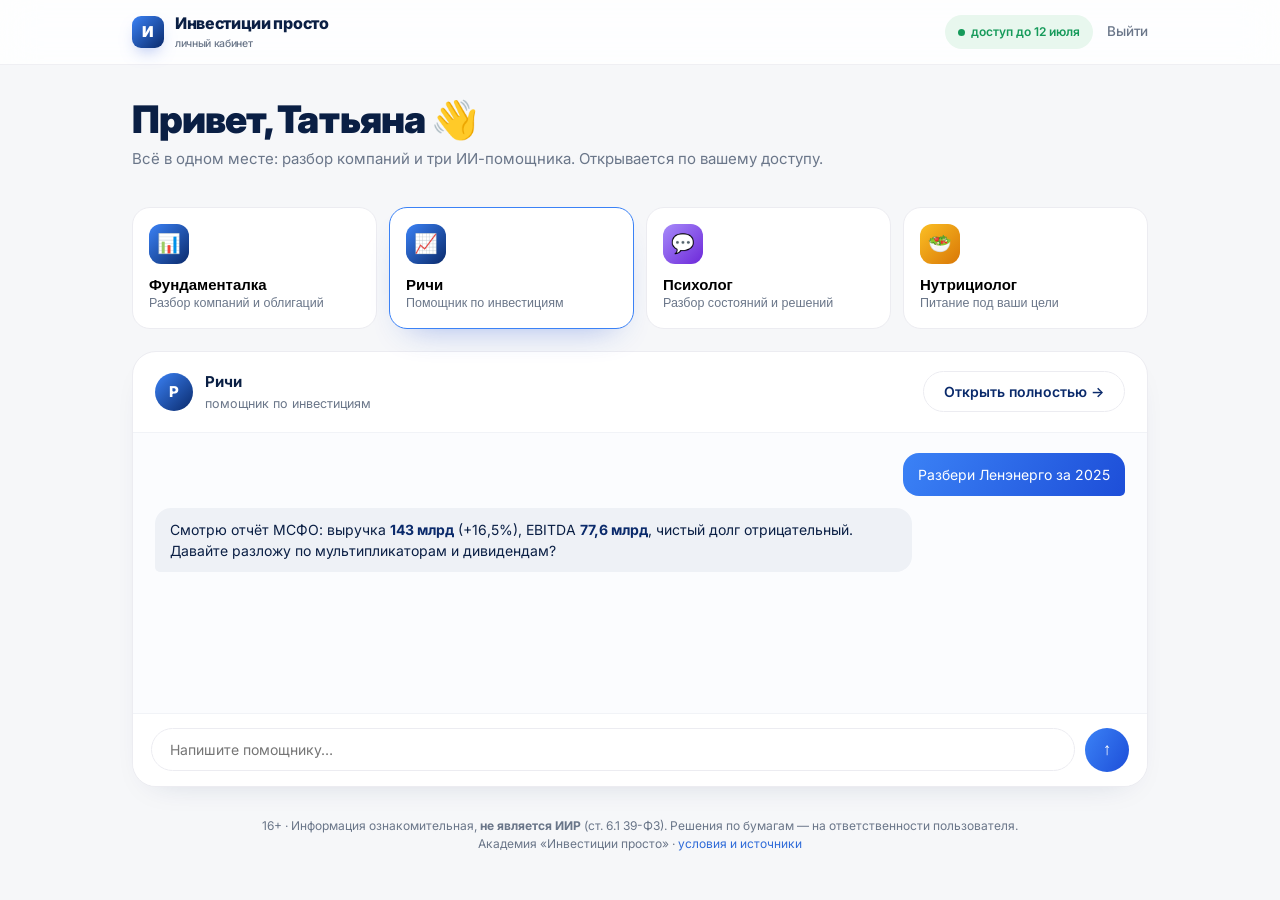
<file: cabinet/index.html>
<!DOCTYPE html>
<html lang="ru">
<head>
<meta charset="UTF-8">
<meta name="viewport" content="width=device-width, initial-scale=1.0, viewport-fit=cover">
<title>Кабинет — Инвестиции просто</title>
<meta name="description" content="Личный кабинет Академии «Инвестиции просто»: Фундаменталка и ИИ-помощники Ричи, психолог и нутрициолог в одном месте.">
<link rel="preconnect" href="https://fonts.googleapis.com">
<link rel="preconnect" href="https://fonts.gstatic.com" crossorigin>
<link href="https://fonts.googleapis.com/css2?family=Inter:wght@400;500;600;700;800;900&display=swap" rel="stylesheet">
<style>
:root{
  --ink:#0a1f44;
  --ink-soft:#34405a;
  --muted:#6a7689;
  --blue:#2f6bd8;
  --blue-bright:#3b82f6;
  --blue-deep:#0a2a6b;
  --line:#ececf1;
  --line-2:#f1f3f7;
  --bg:#ffffff;
  --green:#159a5a;
  --red:#e2574c;
  --radius:24px;
  --shadow:0 24px 60px -28px rgba(20,40,90,.22);
  --shadow-sm:0 12px 34px -22px rgba(20,40,90,.22);
}
*{margin:0;padding:0;box-sizing:border-box}
html{scroll-behavior:smooth}
body{font-family:'Inter',-apple-system,BlinkMacSystemFont,'Segoe UI',sans-serif;color:var(--ink);background:#f6f7f9;line-height:1.6;-webkit-font-smoothing:antialiased}
.wrap{max-width:1060px;margin:0 auto;padding:0 22px}
a{color:inherit;text-decoration:none}
h1,h2,h3{line-height:1.1;letter-spacing:-.025em;font-weight:800;color:var(--ink)}
.btn{display:inline-flex;align-items:center;gap:8px;font-weight:600;font-size:14px;padding:11px 20px;border-radius:100px;border:none;cursor:pointer;transition:transform .2s,box-shadow .2s,background .2s,color .2s;font-family:inherit;white-space:nowrap}
.btn-primary{background:linear-gradient(120deg,#3b82f6,#1d4ed8 55%,#0a2a6b);color:#fff;box-shadow:0 14px 30px -14px rgba(29,78,216,.6)}
.btn-primary:hover{transform:translateY(-2px)}
.btn-ghost{background:#fff;color:var(--blue-deep);border:1.5px solid var(--line)}
.btn-ghost:hover{border-color:var(--blue-bright)}

/* HEADER — Apple-style pill nav */
header{position:sticky;top:0;z-index:90;background:rgba(255,255,255,.82);backdrop-filter:saturate(180%) blur(18px);border-bottom:1px solid rgba(236,236,241,.8)}
.nav{display:flex;align-items:center;justify-content:space-between;height:64px;gap:16px}
.logo{display:flex;align-items:center;gap:11px;font-weight:800;font-size:16px;letter-spacing:-.02em;flex:none}
.logo .mark{width:32px;height:32px;border-radius:9px;flex:none;background:linear-gradient(135deg,#3b82f6,#0a2a6b);display:grid;place-items:center;color:#fff;font-weight:900;font-size:15px;box-shadow:0 8px 18px -8px rgba(29,78,216,.6)}
.logo small{display:block;font-size:10.5px;font-weight:500;color:var(--muted)}
.access{display:flex;align-items:center;gap:14px;flex:none}
.access .badge{font-size:12px;font-weight:600;color:var(--green);background:#e8f7ee;padding:7px 13px;border-radius:100px;display:inline-flex;align-items:center;gap:6px}
.access .badge::before{content:"";width:7px;height:7px;border-radius:50%;background:var(--green)}
.link-out{font-size:13.5px;font-weight:500;color:var(--muted);cursor:pointer}
.link-out:hover{color:var(--blue)}

/* WELCOME */
.hello{padding:34px 0 10px}
.hello h1{font-size:clamp(26px,3.4vw,38px);font-weight:900;margin-bottom:6px}
.hello p{color:var(--muted);font-size:15px}

/* TABS */
.tabs{display:grid;grid-template-columns:repeat(4,1fr);gap:12px;margin:26px 0 22px}
.tab{background:#fff;border:1.5px solid var(--line);border-radius:18px;padding:16px;cursor:pointer;transition:transform .2s,border-color .2s,box-shadow .2s;text-align:left}
.tab:hover{transform:translateY(-3px);box-shadow:var(--shadow-sm)}
.tab.active{border-color:var(--blue-bright);box-shadow:0 16px 34px -20px rgba(29,78,216,.45)}
.tab .ic{width:40px;height:40px;border-radius:12px;display:grid;place-items:center;font-size:19px;color:#fff;margin-bottom:12px}
.tab .ic.b{background:linear-gradient(135deg,#3b82f6,#0a2a6b)}
.tab .ic.g{background:linear-gradient(135deg,#34d399,#159a5a)}
.tab .ic.p{background:linear-gradient(135deg,#a78bfa,#6d28d9)}
.tab .ic.o{background:linear-gradient(135deg,#fbbf24,#d97706)}
.tab .tt{font-weight:700;font-size:15px;margin-bottom:2px}
.tab .ts{font-size:12.5px;color:var(--muted);line-height:1.35}
.tab .locked{font-size:11px;font-weight:600;color:var(--muted);margin-top:8px;display:inline-flex;align-items:center;gap:5px}

/* PANEL */
.panel{background:#fff;border:1px solid var(--line);border-radius:var(--radius);box-shadow:var(--shadow-sm);overflow:hidden;margin-bottom:30px}
.panel-head{display:flex;align-items:center;gap:12px;padding:18px 22px;border-bottom:1px solid var(--line-2)}
.panel-head .av{width:38px;height:38px;border-radius:50%;display:grid;place-items:center;color:#fff;font-weight:800;font-size:15px;background:linear-gradient(135deg,#3b82f6,#0a2a6b);flex:none}
.panel-head .nm{font-weight:700;font-size:15px}
.panel-head .rl{font-size:12.5px;color:var(--muted)}
.panel-head .open-app{margin-left:auto}

.chat{padding:20px 22px;min-height:280px;display:flex;flex-direction:column;gap:12px;background:#fbfcfe}
.msg{max-width:78%;padding:11px 15px;border-radius:16px;font-size:14px;line-height:1.5}
.msg.me{align-self:flex-end;background:linear-gradient(120deg,#3b82f6,#1d4ed8);color:#fff;border-bottom-right-radius:5px}
.msg.bot{align-self:flex-start;background:#eef1f6;color:var(--ink);border-bottom-left-radius:5px}
.msg.bot b{color:var(--blue-deep)}

.composer{display:flex;gap:10px;align-items:center;padding:14px 18px;border-top:1px solid var(--line-2);background:#fff}
.composer input{flex:1;border:1.5px solid var(--line);border-radius:100px;padding:12px 18px;font-size:14px;font-family:inherit;color:var(--ink);outline:none;transition:border-color .2s}
.composer input:focus{border-color:var(--blue-bright)}
.composer .send{width:44px;height:44px;border-radius:50%;border:none;cursor:pointer;background:linear-gradient(120deg,#3b82f6,#1d4ed8);color:#fff;font-size:17px;display:grid;place-items:center;flex:none;transition:transform .2s}
.composer .send:hover{transform:scale(1.06)}

.disclaimer{text-align:center;color:var(--muted);font-size:12px;padding:0 0 34px;line-height:1.5}
.disclaimer a{color:var(--blue)}

@media(max-width:760px){
  .tabs{grid-template-columns:1fr 1fr}
  .access .badge{display:none}
  .panel-head .open-app{display:none}
}
@media(max-width:460px){
  .tabs{grid-template-columns:1fr 1fr;gap:10px}
  .msg{max-width:88%}
}
</style>
</head>
<body>

<header>
  <div class="wrap nav">
    <a class="logo" href="../index.html">
      <span class="mark">И</span>
      <span>Инвестиции просто<small>личный кабинет</small></span>
    </a>
    <div class="access">
      <span class="badge">доступ до 12 июля</span>
      <a class="link-out" href="../index.html">Выйти</a>
    </div>
  </div>
</header>

<main class="wrap">

  <section class="hello">
    <h1>Привет, Татьяна 👋</h1>
    <p>Всё в одном месте: разбор компаний и три ИИ-помощника. Открывается по вашему доступу.</p>
  </section>

  <section class="tabs" id="tabs">
    <button class="tab" data-agent="fund">
      <div class="ic b">📊</div>
      <div class="tt">Фундаменталка</div>
      <div class="ts">Разбор компаний и облигаций</div>
    </button>
    <button class="tab active" data-agent="richi">
      <div class="ic b">📈</div>
      <div class="tt">Ричи</div>
      <div class="ts">Помощник по инвестициям</div>
    </button>
    <button class="tab" data-agent="psy">
      <div class="ic p">💬</div>
      <div class="tt">Психолог</div>
      <div class="ts">Разбор состояний и решений</div>
    </button>
    <button class="tab" data-agent="nutri">
      <div class="ic o">🥗</div>
      <div class="tt">Нутрициолог</div>
      <div class="ts">Питание под ваши цели</div>
    </button>
  </section>

  <section class="panel">
    <div class="panel-head">
      <div class="av" id="pAv">Р</div>
      <div>
        <div class="nm" id="pName">Ричи</div>
        <div class="rl" id="pRole">помощник по инвестициям</div>
      </div>
      <button class="btn btn-ghost open-app" id="pOpen">Открыть полностью →</button>
    </div>

    <div class="chat" id="chat">
      <div class="msg me">Разбери Ленэнерго за 2025</div>
      <div class="msg bot">Смотрю отчёт МСФО: выручка <b>143 млрд</b> (+16,5%), EBITDA <b>77,6 млрд</b>, чистый долг отрицательный. Давайте разложу по мультипликаторам и дивидендам?</div>
    </div>

    <div class="composer">
      <input id="inp" type="text" placeholder="Напишите помощнику…" />
      <button class="send" id="send" aria-label="Отправить">↑</button>
    </div>
  </section>

  <p class="disclaimer">
    16+ · Информация ознакомительная, <b>не является ИИР</b> (ст. 6.1 39-ФЗ). Решения по бумагам — на ответственности пользователя.<br>
    Академия «Инвестиции просто» · <a href="#">условия и источники</a>
  </p>

</main>

<script>
/* ── Макет: данные агентов. В бою сюда подставляется проверка /api/login
   и реальные вызовы DeepSeek с серверным промптом каждого агента. ── */
var AGENTS = {
  fund:  {name:'Фундаменталка', role:'разбор компаний и облигаций', ini:'Ф',
          hello:'Выберите компанию — покажу профиль, финансы, мультипликаторы и дивиденды. Считать ничего не нужно.'},
  richi: {name:'Ричи', role:'помощник по инвестициям', ini:'Р',
          hello:'Привет! Назовите компанию или вопрос по портфелю — разберём по полочкам.'},
  psy:   {name:'Психолог', role:'разбор состояний и решений', ini:'П',
          hello:'Я рядом. Что сейчас занимает голову — тревога, решение, отношения? Начнём с того, что важнее.'},
  nutri: {name:'Нутрициолог', role:'питание под ваши цели', ini:'Н',
          hello:'Расскажите про цель и режим дня — соберём питание без диет-травм и голодовок.'}
};

var tabs = document.getElementById('tabs');
var chat = document.getElementById('chat');
var inp  = document.getElementById('inp');

function selectAgent(key){
  var a = AGENTS[key];
  document.querySelectorAll('.tab').forEach(function(t){
    t.classList.toggle('active', t.dataset.agent === key);
  });
  document.getElementById('pName').textContent = a.name;
  document.getElementById('pRole').textContent = a.role;
  document.getElementById('pAv').textContent = a.ini;
  chat.innerHTML = '<div class="msg bot">'+a.hello+'</div>';
  inp.focus();
}

tabs.addEventListener('click', function(e){
  var t = e.target.closest('.tab');
  if(t) selectAgent(t.dataset.agent);
});

function sendMsg(){
  var v = inp.value.trim();
  if(!v) return;
  var me = document.createElement('div'); me.className='msg me'; me.textContent=v;
  chat.appendChild(me);
  inp.value='';
  /* заглушка ответа — в бою тут ответ от DeepSeek через сервер */
  var bot = document.createElement('div'); bot.className='msg bot';
  bot.textContent='(демо) Здесь появится ответ помощника. Логика подключается на сервере.';
  setTimeout(function(){ chat.appendChild(bot); chat.scrollTop=chat.scrollHeight; }, 350);
  chat.scrollTop=chat.scrollHeight;
}
document.getElementById('send').addEventListener('click', sendMsg);
inp.addEventListener('keydown', function(e){ if(e.key==='Enter') sendMsg(); });
</script>
</body>
</html>
</file>
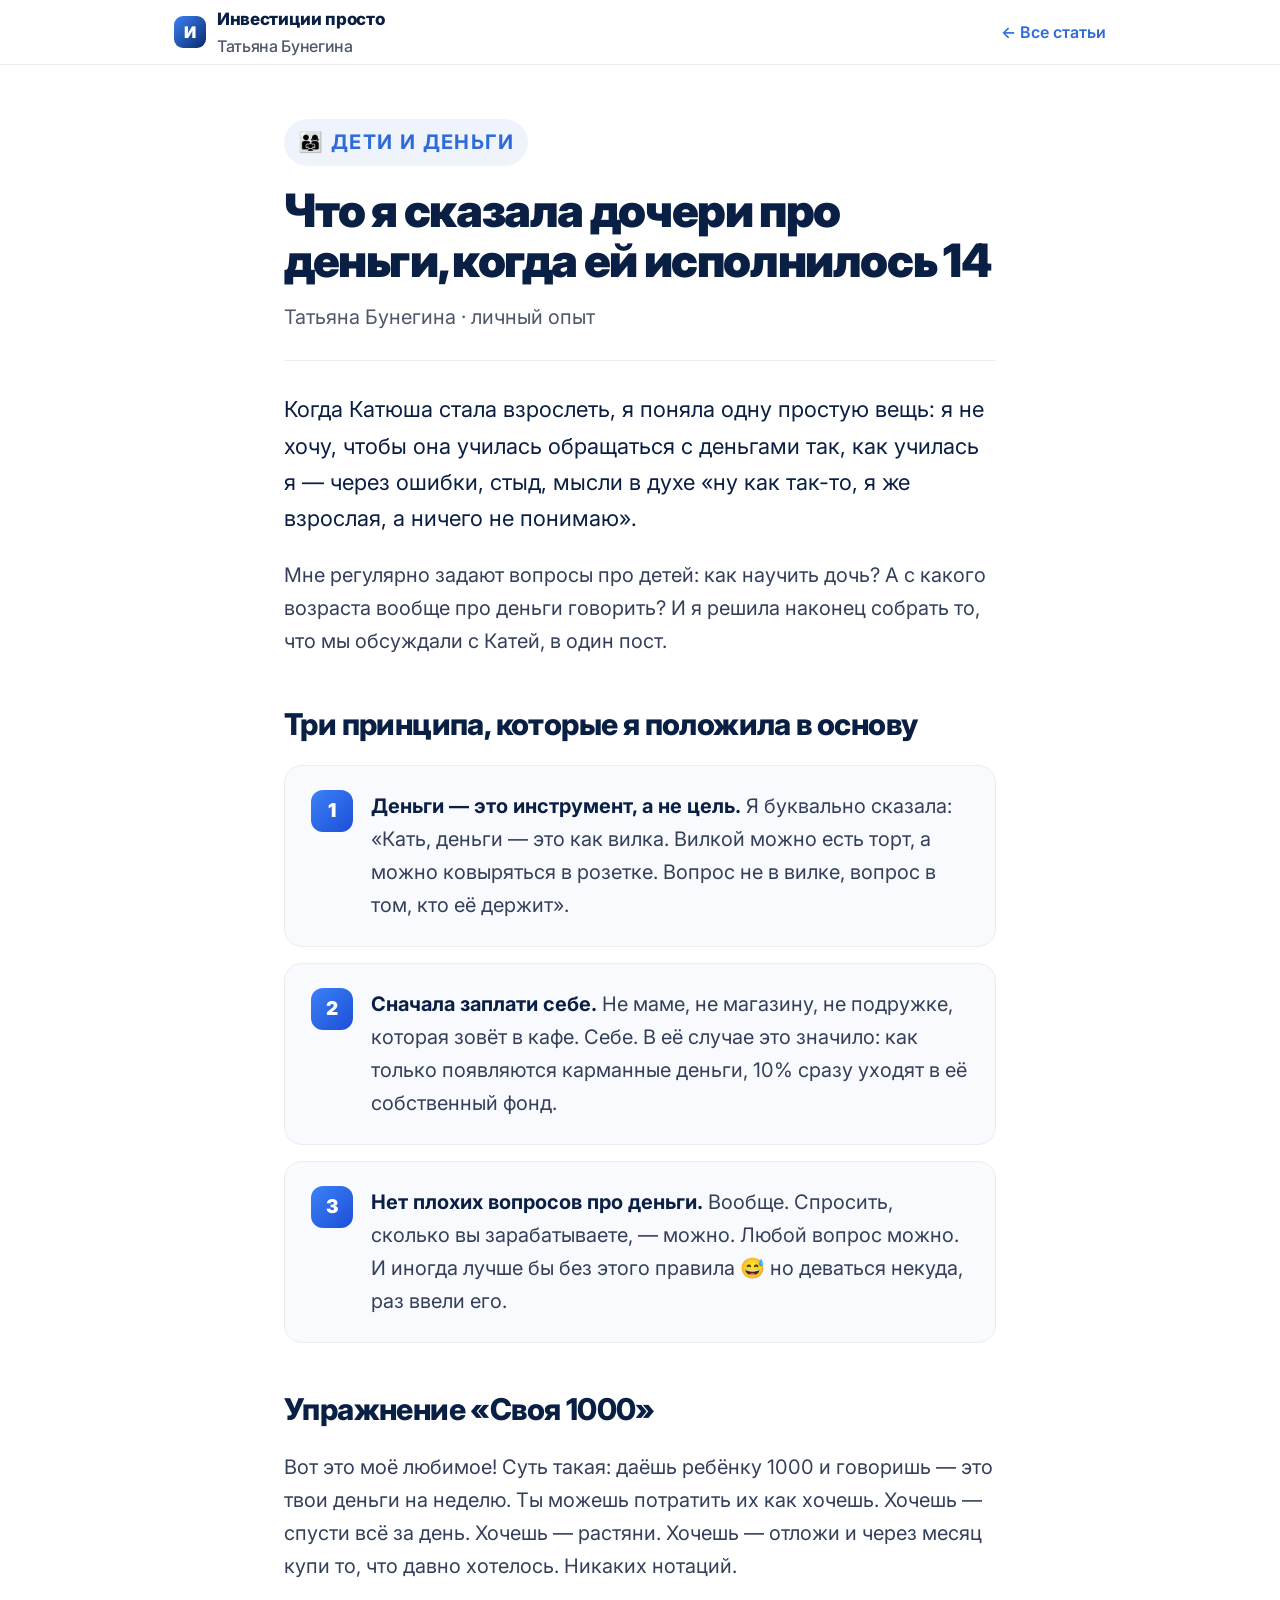
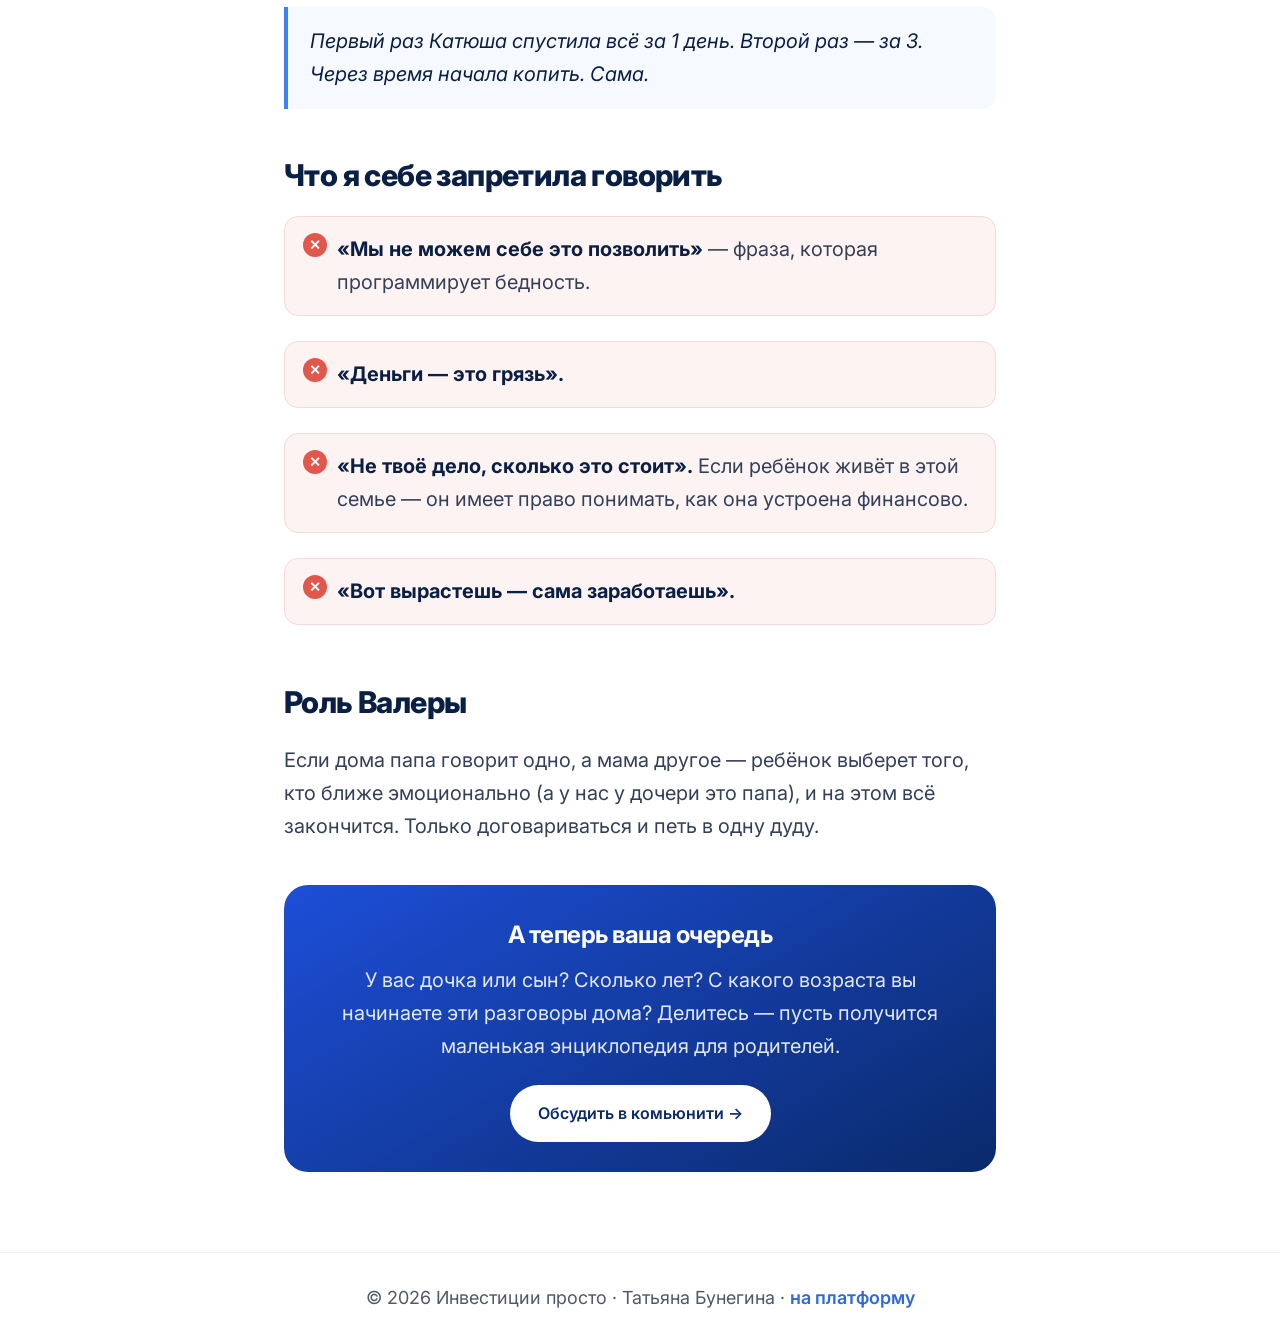
<file: articles/dengi-i-deti.html>
<!DOCTYPE html>
<html lang="ru">
<head>
<meta charset="UTF-8">
<meta name="viewport" content="width=device-width, initial-scale=1.0">
<title>Что я сказала дочери про деньги в 14 лет — Татьяна Бунегина</title>
<meta name="description" content="Три принципа про деньги, упражнение «Своя 1000» и фразы, которые я себе запретила. Личный опыт о финансовой грамотности подростка.">
<link rel="preconnect" href="https://fonts.googleapis.com">
<link rel="preconnect" href="https://fonts.gstatic.com" crossorigin>
<link href="https://fonts.googleapis.com/css2?family=Inter:wght@400;500;600;700;800;900&display=swap" rel="stylesheet">
<link rel="stylesheet" href="../assets/article.css">
</head>
<body>

<div class="bar">
  <div class="bar-in">
    <a class="logo" href="../index.html"><span class="mark">И</span><span>Инвестиции просто<small>Татьяна Бунегина</small></span></a>
    <a class="back" href="../index.html#articles">← Все статьи</a>
  </div>
</div>

<div class="wrap">
  <article>
    <span class="a-tag">👨‍👩‍👧 Дети и деньги</span>
    <h1>Что я сказала дочери про деньги, когда ей исполнилось 14</h1>
    <div class="meta">Татьяна Бунегина · личный опыт</div>

    <p class="lead-p">Когда Катюша стала взрослеть, я поняла одну простую вещь: я не хочу, чтобы она училась обращаться с деньгами так, как училась я — через ошибки, стыд, мысли в духе «ну как так-то, я же взрослая, а ничего не понимаю».</p>
    <p>Мне регулярно задают вопросы про детей: как научить дочь? А с какого возраста вообще про деньги говорить? И я решила наконец собрать то, что мы обсуждали с Катей, в один пост.</p>

    <h2>Три принципа, которые я положила в основу</h2>
    <div class="principle"><div class="pn">1</div><p><b>Деньги — это инструмент, а не цель.</b> Я буквально сказала: «Кать, деньги — это как вилка. Вилкой можно есть торт, а можно ковыряться в розетке. Вопрос не в вилке, вопрос в том, кто её держит».</p></div>
    <div class="principle"><div class="pn">2</div><p><b>Сначала заплати себе.</b> Не маме, не магазину, не подружке, которая зовёт в кафе. Себе. В её случае это значило: как только появляются карманные деньги, 10% сразу уходят в её собственный фонд.</p></div>
    <div class="principle"><div class="pn">3</div><p><b>Нет плохих вопросов про деньги.</b> Вообще. Спросить, сколько вы зарабатываете, — можно. Любой вопрос можно. И иногда лучше бы без этого правила 😅 но деваться некуда, раз ввели его.</p></div>

    <h2>Упражнение «Своя 1000»</h2>
    <p>Вот это моё любимое! Суть такая: даёшь ребёнку 1000 и говоришь — это твои деньги на неделю. Ты можешь потратить их как хочешь. Хочешь — спусти всё за день. Хочешь — растяни. Хочешь — отложи и через месяц купи то, что давно хотелось. Никаких нотаций.</p>
    <blockquote>Первый раз Катюша спустила всё за 1 день. Второй раз — за 3. Через время начала копить. Сама.</blockquote>

    <h2>Что я себе запретила говорить</h2>
    <ul class="dont">
      <li><b>«Мы не можем себе это позволить»</b> — фраза, которая программирует бедность.</li>
      <li><b>«Деньги — это грязь».</b></li>
      <li><b>«Не твоё дело, сколько это стоит».</b> Если ребёнок живёт в этой семье — он имеет право понимать, как она устроена финансово.</li>
      <li><b>«Вот вырастешь — сама заработаешь».</b></li>
    </ul>

    <h2>Роль Валеры</h2>
    <p>Если дома папа говорит одно, а мама другое — ребёнок выберет того, кто ближе эмоционально (а у нас у дочери это папа), и на этом всё закончится. Только договариваться и петь в одну дуду.</p>

    <div class="cta">
      <h3>А теперь ваша очередь</h3>
      <p>У вас дочка или сын? Сколько лет? С какого возраста вы начинаете эти разговоры дома? Делитесь — пусть получится маленькая энциклопедия для родителей.</p>
      <a class="btn" href="../index.html#community">Обсудить в комьюнити →</a>
    </div>
  </article>
</div>

<footer>
  <div class="wrap">© 2026 Инвестиции просто · Татьяна Бунегина · <a href="../index.html">на платформу</a></div>
</footer>

</body>
</html>
</file>
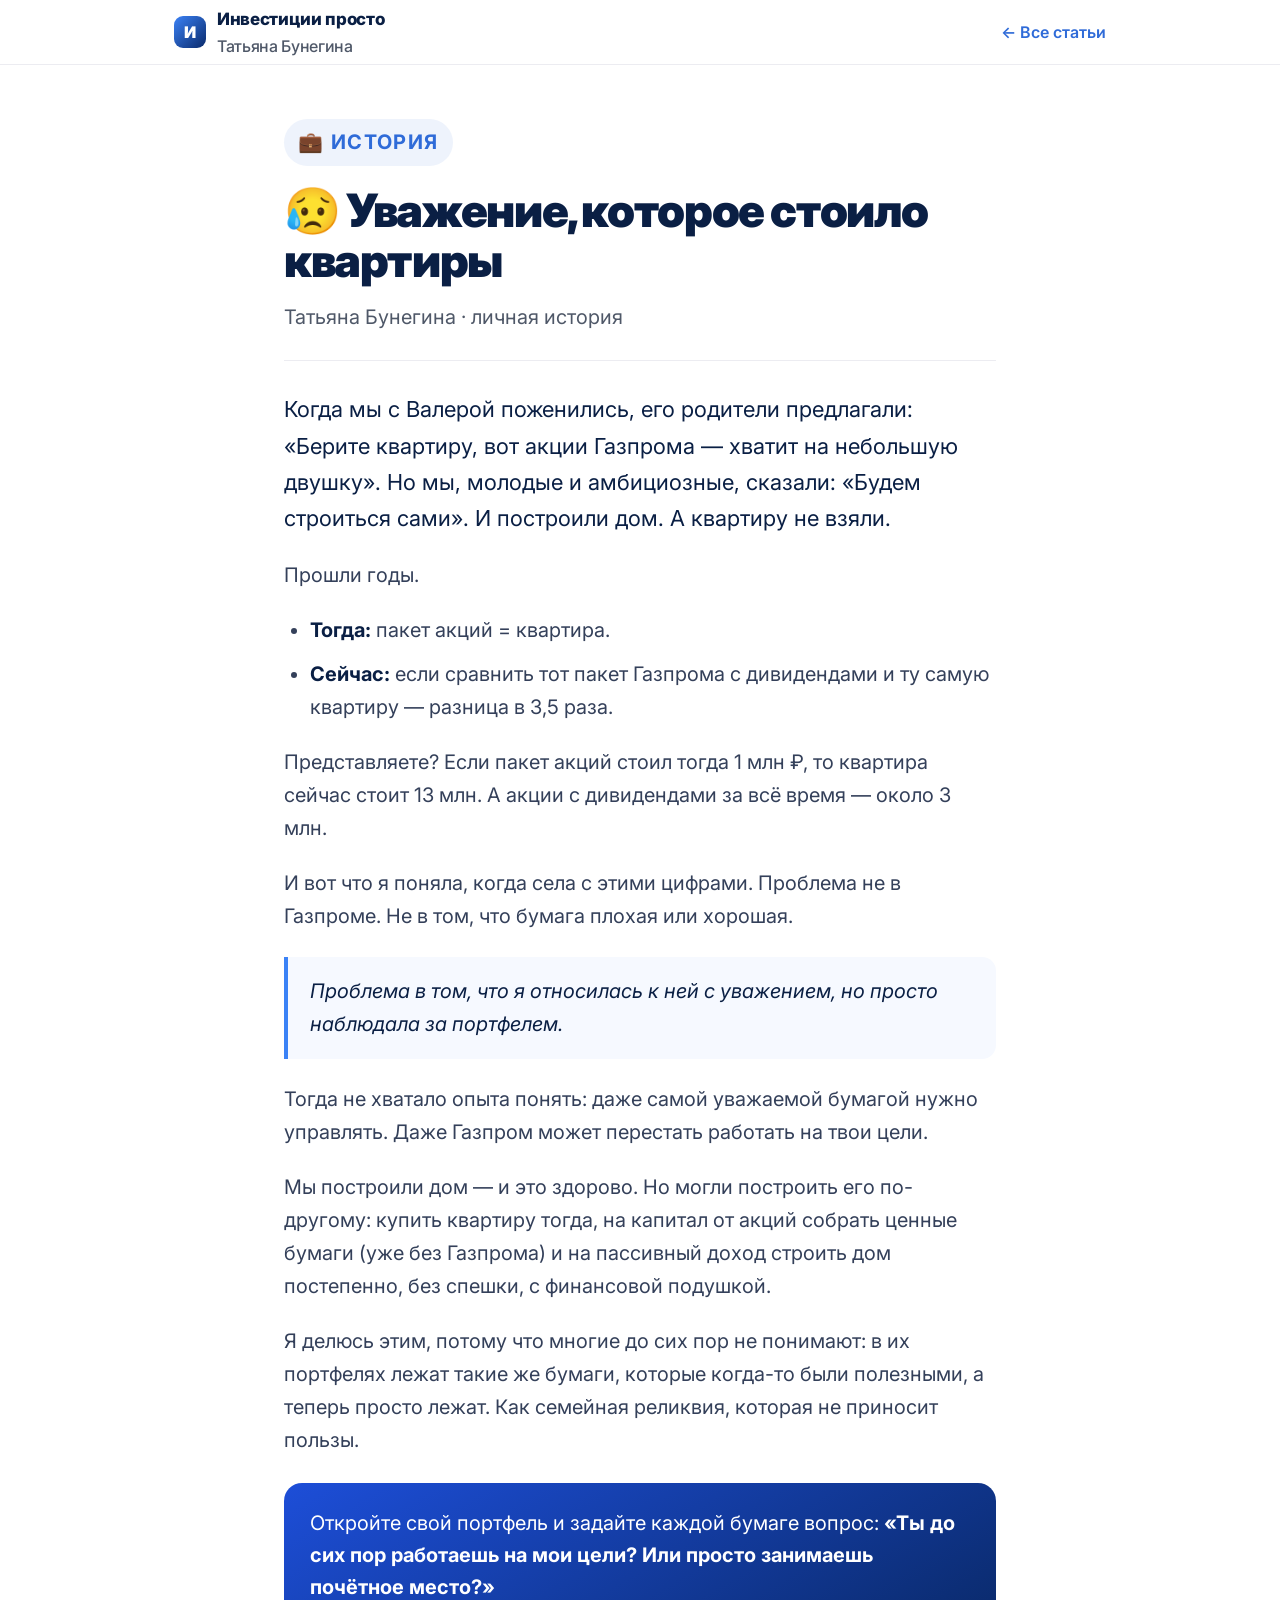
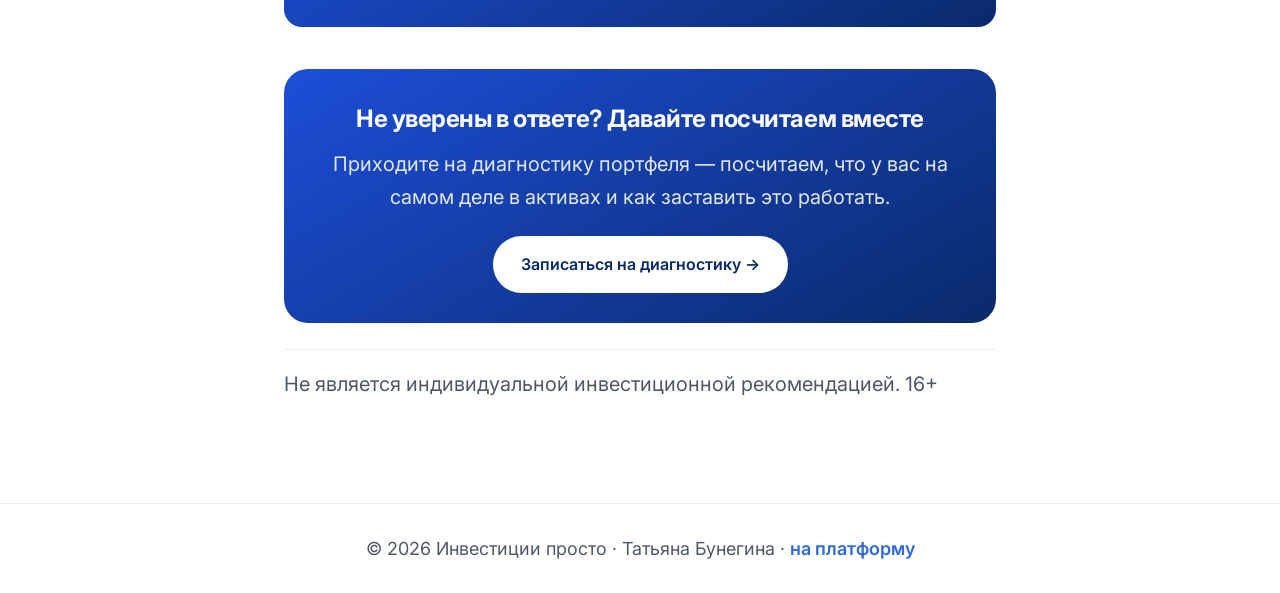
<file: articles/gazprom-uvazhenie.html>
<!DOCTYPE html>
<html lang="ru">
<head>
<meta charset="UTF-8">
<meta name="viewport" content="width=device-width, initial-scale=1.0">
<title>Уважение, которое стоило квартиры — Татьяна Бунегина</title>
<meta name="description" content="Личная история про акции Газпрома: почему даже самой уважаемой бумагой нужно управлять, и как задать каждой позиции в портфеле главный вопрос.">
<link rel="preconnect" href="https://fonts.googleapis.com"><link rel="preconnect" href="https://fonts.gstatic.com" crossorigin>
<link href="https://fonts.googleapis.com/css2?family=Inter:wght@400;500;600;700;800;900&display=swap" rel="stylesheet">
<link rel="stylesheet" href="../assets/article.css">
</head>
<body>
<div class="bar"><div class="bar-in">
  <a class="logo" href="../index.html"><span class="mark">И</span><span>Инвестиции просто<small>Татьяна Бунегина</small></span></a>
  <a class="back" href="../index.html#articles">← Все статьи</a>
</div></div>
<div class="wrap">
  <article>
    <span class="a-tag">💼 История</span>
    <h1>😥 Уважение, которое стоило квартиры</h1>
    <div class="meta">Татьяна Бунегина · личная история</div>

    <p class="lead-p">Когда мы с Валерой поженились, его родители предлагали: «Берите квартиру, вот акции Газпрома — хватит на небольшую двушку». Но мы, молодые и амбициозные, сказали: «Будем строиться сами». И построили дом. А квартиру не взяли.</p>
    <p>Прошли годы.</p>
    <ul>
      <li><b>Тогда:</b> пакет акций = квартира.</li>
      <li><b>Сейчас:</b> если сравнить тот пакет Газпрома с дивидендами и ту самую квартиру — разница в 3,5 раза.</li>
    </ul>
    <p>Представляете? Если пакет акций стоил тогда 1 млн ₽, то квартира сейчас стоит 13 млн. А акции с дивидендами за всё время — около 3 млн.</p>
    <p>И вот что я поняла, когда села с этими цифрами. Проблема не в Газпроме. Не в том, что бумага плохая или хорошая.</p>
    <blockquote>Проблема в том, что я относилась к ней с уважением, но просто наблюдала за портфелем.</blockquote>
    <p>Тогда не хватало опыта понять: даже самой уважаемой бумагой нужно управлять. Даже Газпром может перестать работать на твои цели.</p>
    <p>Мы построили дом — и это здорово. Но могли построить его по-другому: купить квартиру тогда, на капитал от акций собрать ценные бумаги (уже без Газпрома) и на пассивный доход строить дом постепенно, без спешки, с финансовой подушкой.</p>
    <p>Я делюсь этим, потому что многие до сих пор не понимают: в их портфелях лежат такие же бумаги, которые когда-то были полезными, а теперь просто лежат. Как семейная реликвия, которая не приносит пользы.</p>

    <div class="box">Откройте свой портфель и задайте каждой бумаге вопрос: <b>«Ты до сих пор работаешь на мои цели? Или просто занимаешь почётное место?»</b></div>

    <div class="cta">
      <h3>Не уверены в ответе? Давайте посчитаем вместе</h3>
      <p>Приходите на диагностику портфеля — посчитаем, что у вас на самом деле в активах и как заставить это работать.</p>
      <a class="btn" href="../index.html#package">Записаться на диагностику →</a>
    </div>
    <p class="disclaimer">Не является индивидуальной инвестиционной рекомендацией. 16+</p>
  </article>
</div>
<footer><div class="wrap">© 2026 Инвестиции просто · Татьяна Бунегина · <a href="../index.html">на платформу</a></div></footer>
</body>
</html>
</file>
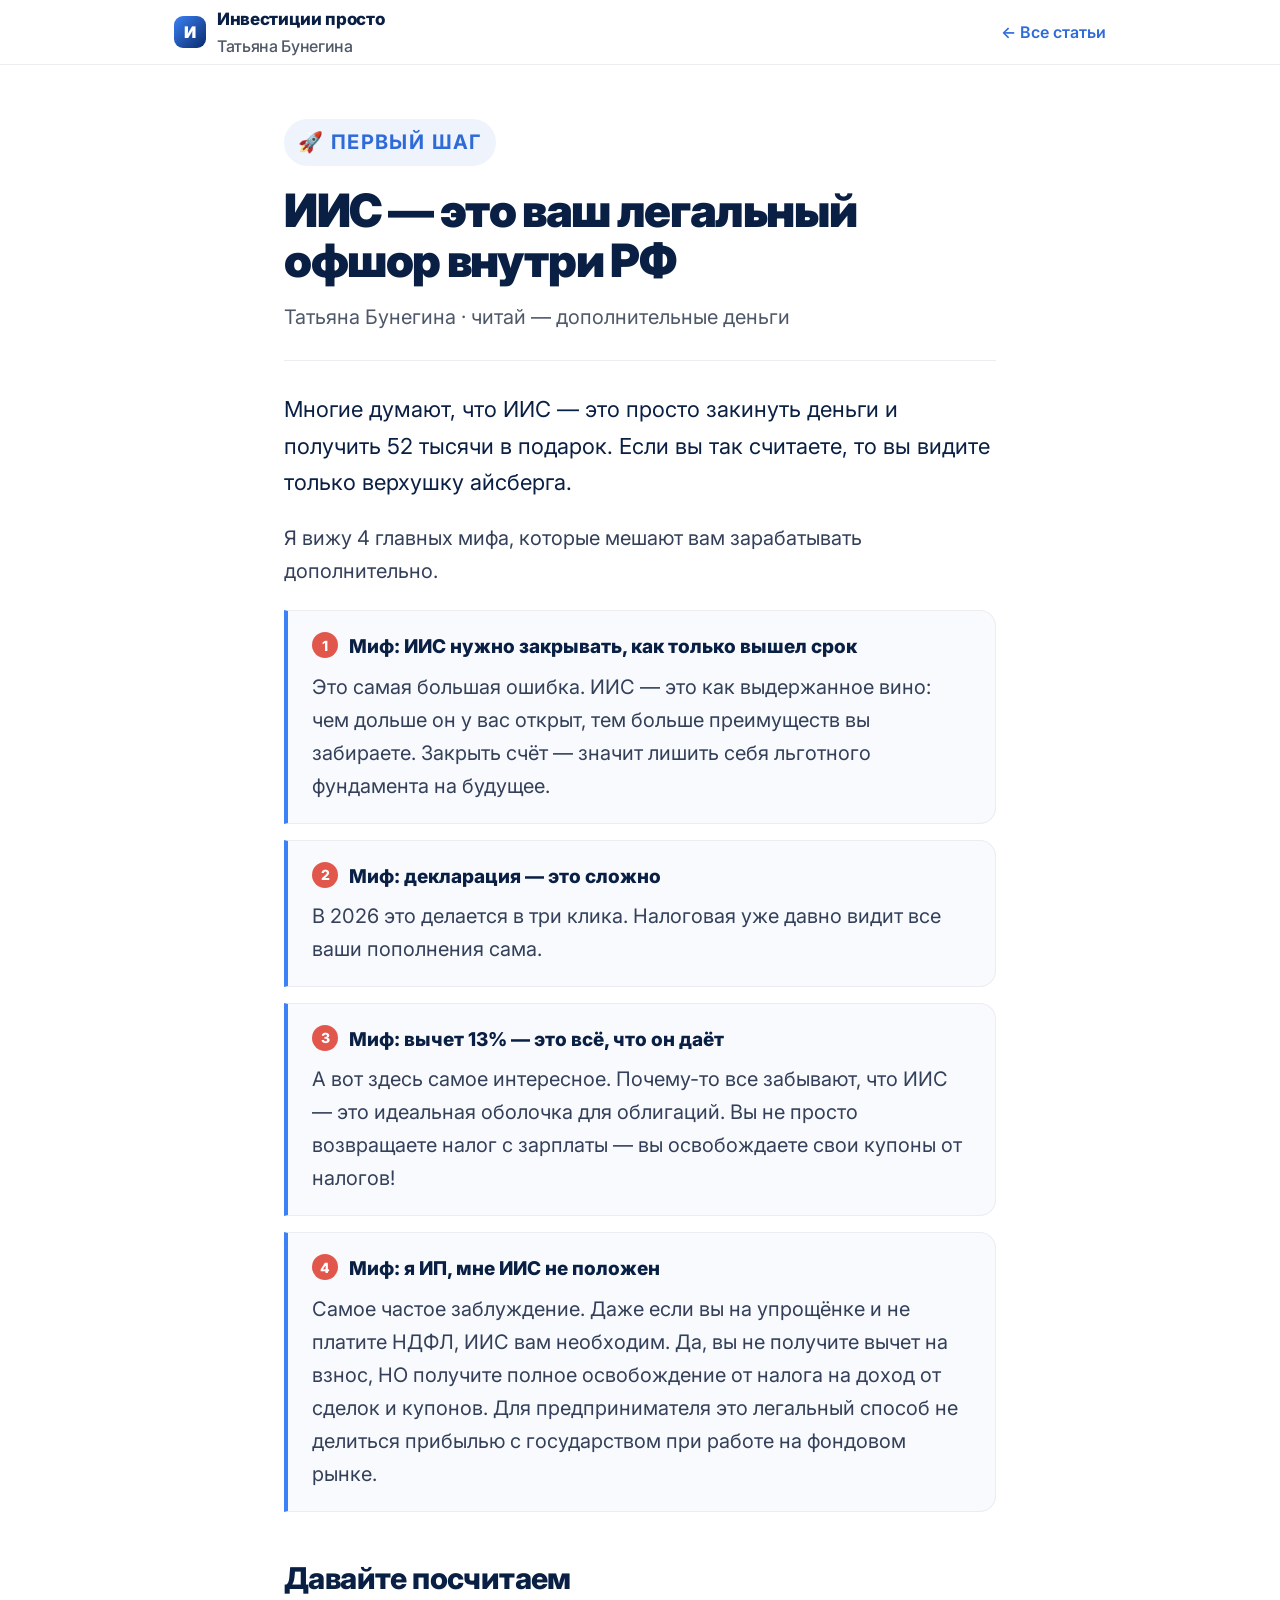
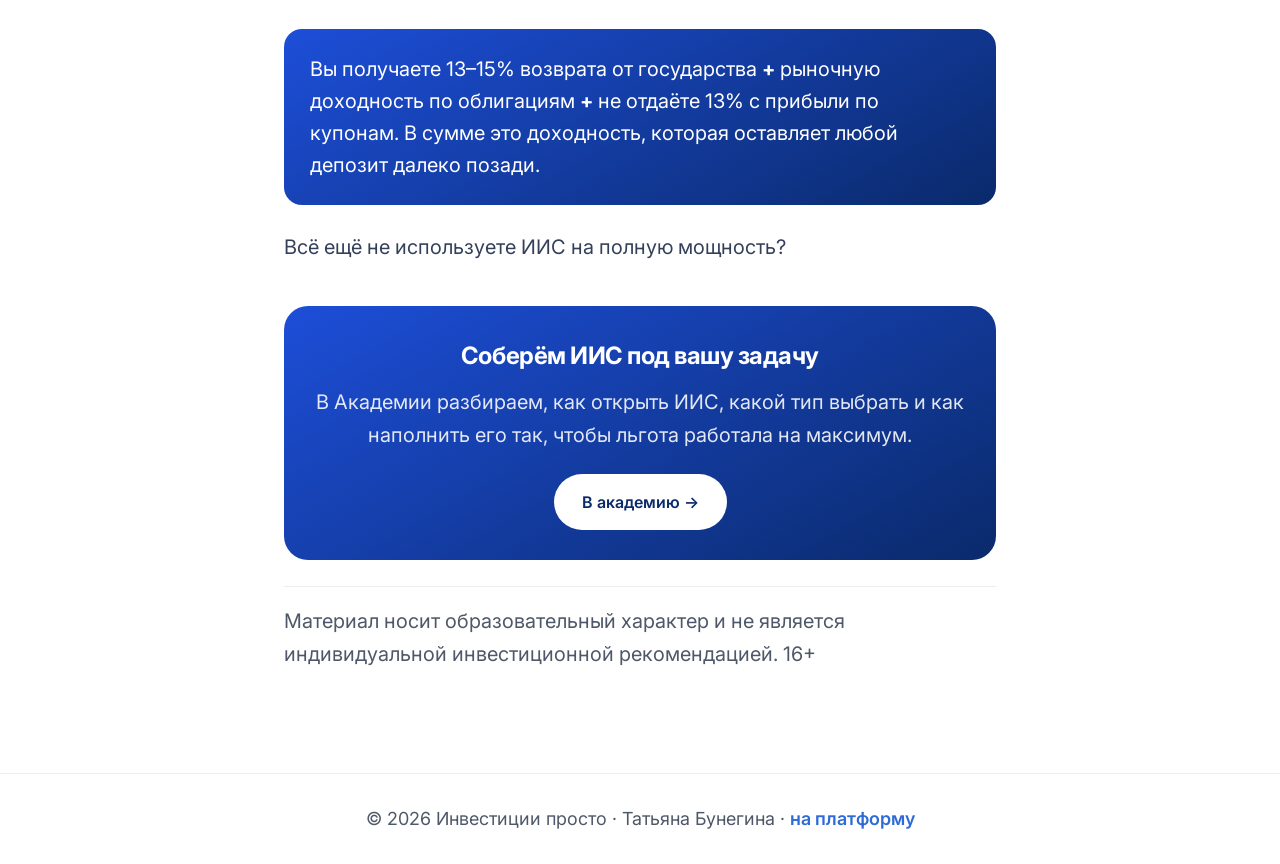
<file: articles/iis-ofshor.html>
<!DOCTYPE html>
<html lang="ru">
<head>
<meta charset="UTF-8">
<meta name="viewport" content="width=device-width, initial-scale=1.0">
<title>ИИС — ваш легальный офшор внутри РФ: 4 мифа — Татьяна Бунегина</title>
<meta name="description" content="Почему ИИС — это не просто 52 тысячи в подарок. Разбираем 4 мифа об ИИС: когда закрывать, декларация, вычет 13% и почему ИИС нужен даже ИП.">
<link rel="preconnect" href="https://fonts.googleapis.com">
<link rel="preconnect" href="https://fonts.gstatic.com" crossorigin>
<link href="https://fonts.googleapis.com/css2?family=Inter:wght@400;500;600;700;800;900&display=swap" rel="stylesheet">
<link rel="stylesheet" href="../assets/article.css">
</head>
<body>

<div class="bar">
  <div class="bar-in">
    <a class="logo" href="../index.html"><span class="mark">И</span><span>Инвестиции просто<small>Татьяна Бунегина</small></span></a>
    <a class="back" href="../index.html#articles">← Все статьи</a>
  </div>
</div>

<div class="wrap">
  <article>
    <span class="a-tag">🚀 Первый шаг</span>
    <h1>ИИС — это ваш легальный офшор внутри РФ</h1>
    <div class="meta">Татьяна Бунегина · читай — дополнительные деньги</div>

    <p class="lead-p">Многие думают, что ИИС — это просто закинуть деньги и получить 52 тысячи в подарок. Если вы так считаете, то вы видите только верхушку айсберга.</p>
    <p>Я вижу 4 главных мифа, которые мешают вам зарабатывать дополнительно.</p>

    <div class="myth"><div class="mh"><span class="x">1</span>Миф: ИИС нужно закрывать, как только вышел срок</div><p>Это самая большая ошибка. ИИС — это как выдержанное вино: чем дольше он у вас открыт, тем больше преимуществ вы забираете. Закрыть счёт — значит лишить себя льготного фундамента на будущее.</p></div>
    <div class="myth"><div class="mh"><span class="x">2</span>Миф: декларация — это сложно</div><p>В 2026 это делается в три клика. Налоговая уже давно видит все ваши пополнения сама.</p></div>
    <div class="myth"><div class="mh"><span class="x">3</span>Миф: вычет 13% — это всё, что он даёт</div><p>А вот здесь самое интересное. Почему-то все забывают, что ИИС — это идеальная оболочка для облигаций. Вы не просто возвращаете налог с зарплаты — вы освобождаете свои купоны от налогов!</p></div>
    <div class="myth"><div class="mh"><span class="x">4</span>Миф: я ИП, мне ИИС не положен</div><p>Самое частое заблуждение. Даже если вы на упрощёнке и не платите НДФЛ, ИИС вам необходим. Да, вы не получите вычет на взнос, НО получите полное освобождение от налога на доход от сделок и купонов. Для предпринимателя это легальный способ не делиться прибылью с государством при работе на фондовом рынке.</p></div>

    <h2>Давайте посчитаем</h2>
    <div class="box">Вы получаете 13–15% возврата от государства <b>+</b> рыночную доходность по облигациям <b>+</b> не отдаёте 13% с прибыли по купонам. В сумме это доходность, которая оставляет любой депозит далеко позади.</div>
    <p>Всё ещё не используете ИИС на полную мощность?</p>

    <div class="cta">
      <h3>Соберём ИИС под вашу задачу</h3>
      <p>В Академии разбираем, как открыть ИИС, какой тип выбрать и как наполнить его так, чтобы льгота работала на максимум.</p>
      <a class="btn" href="../index.html#academy">В академию →</a>
    </div>
    <p class="disclaimer">Материал носит образовательный характер и не является индивидуальной инвестиционной рекомендацией. 16+</p>
  </article>
</div>

<footer>
  <div class="wrap">© 2026 Инвестиции просто · Татьяна Бунегина · <a href="../index.html">на платформу</a></div>
</footer>

</body>
</html>
</file>
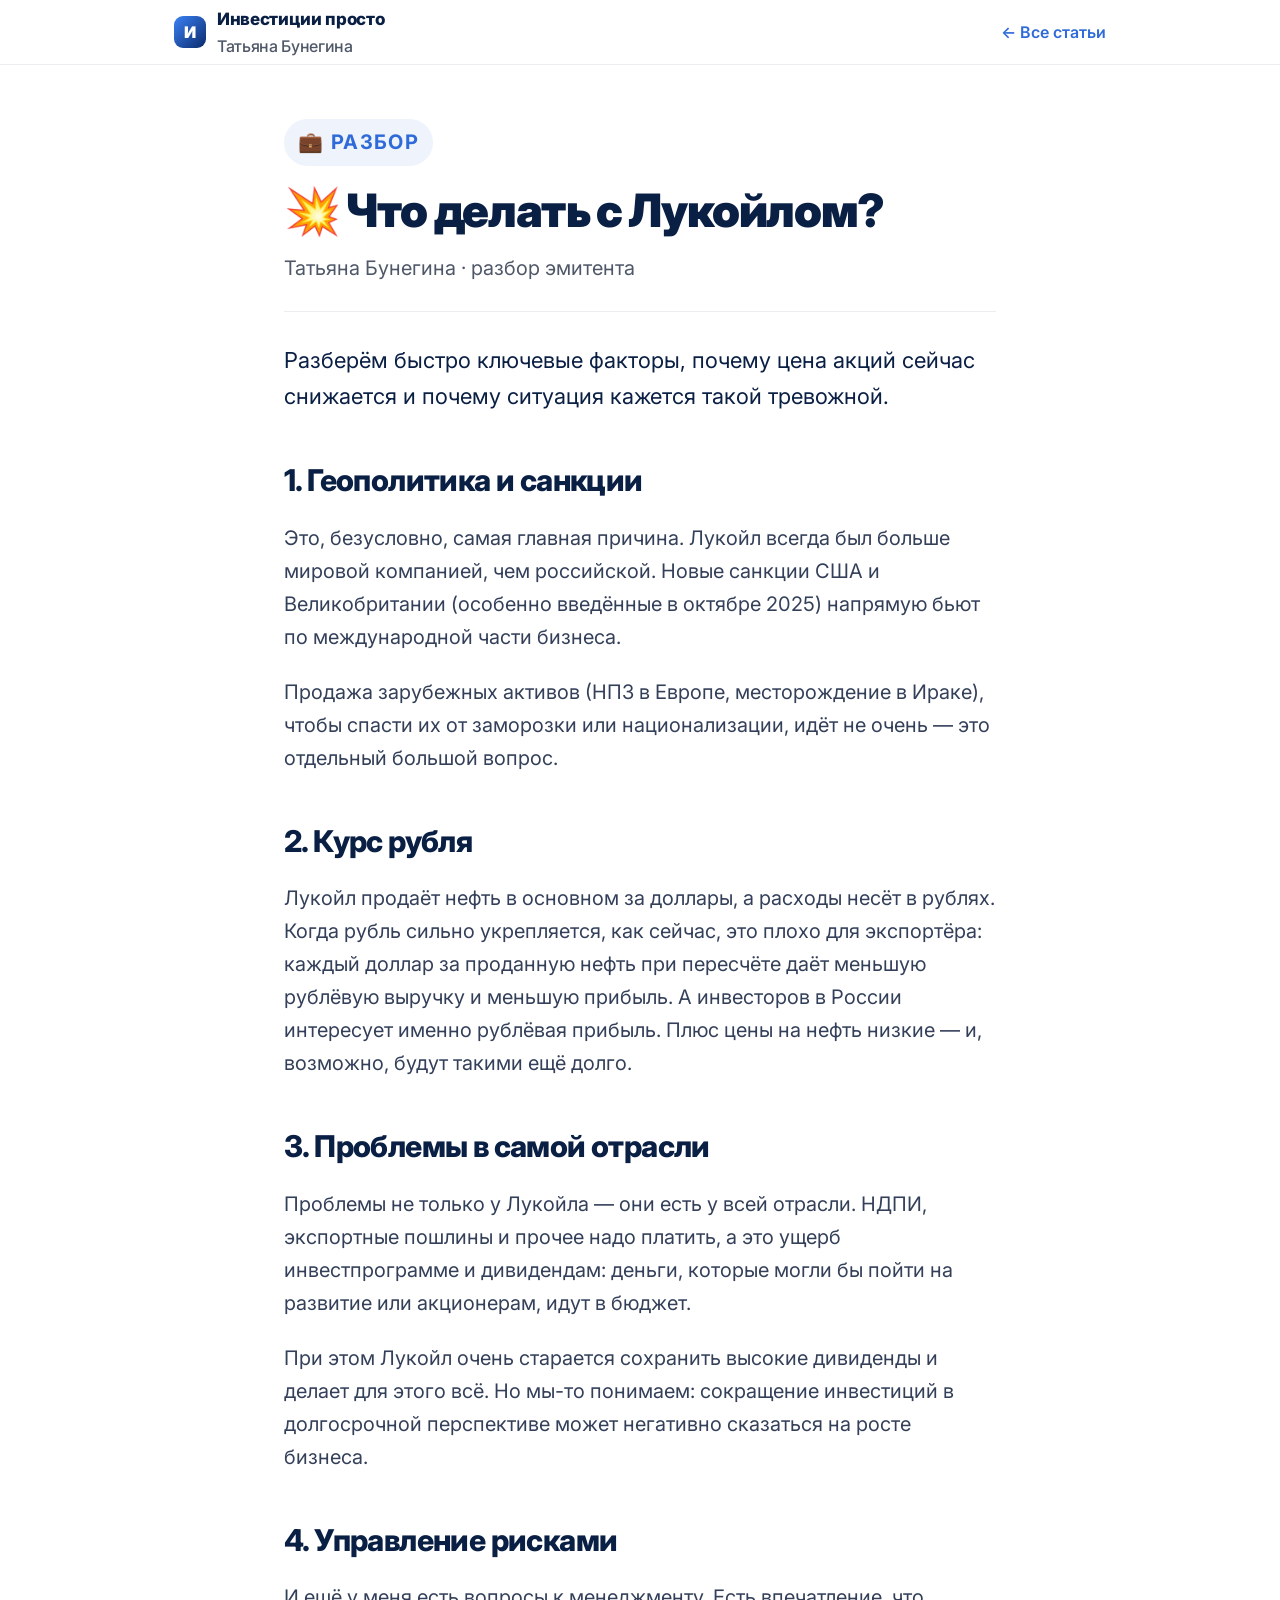
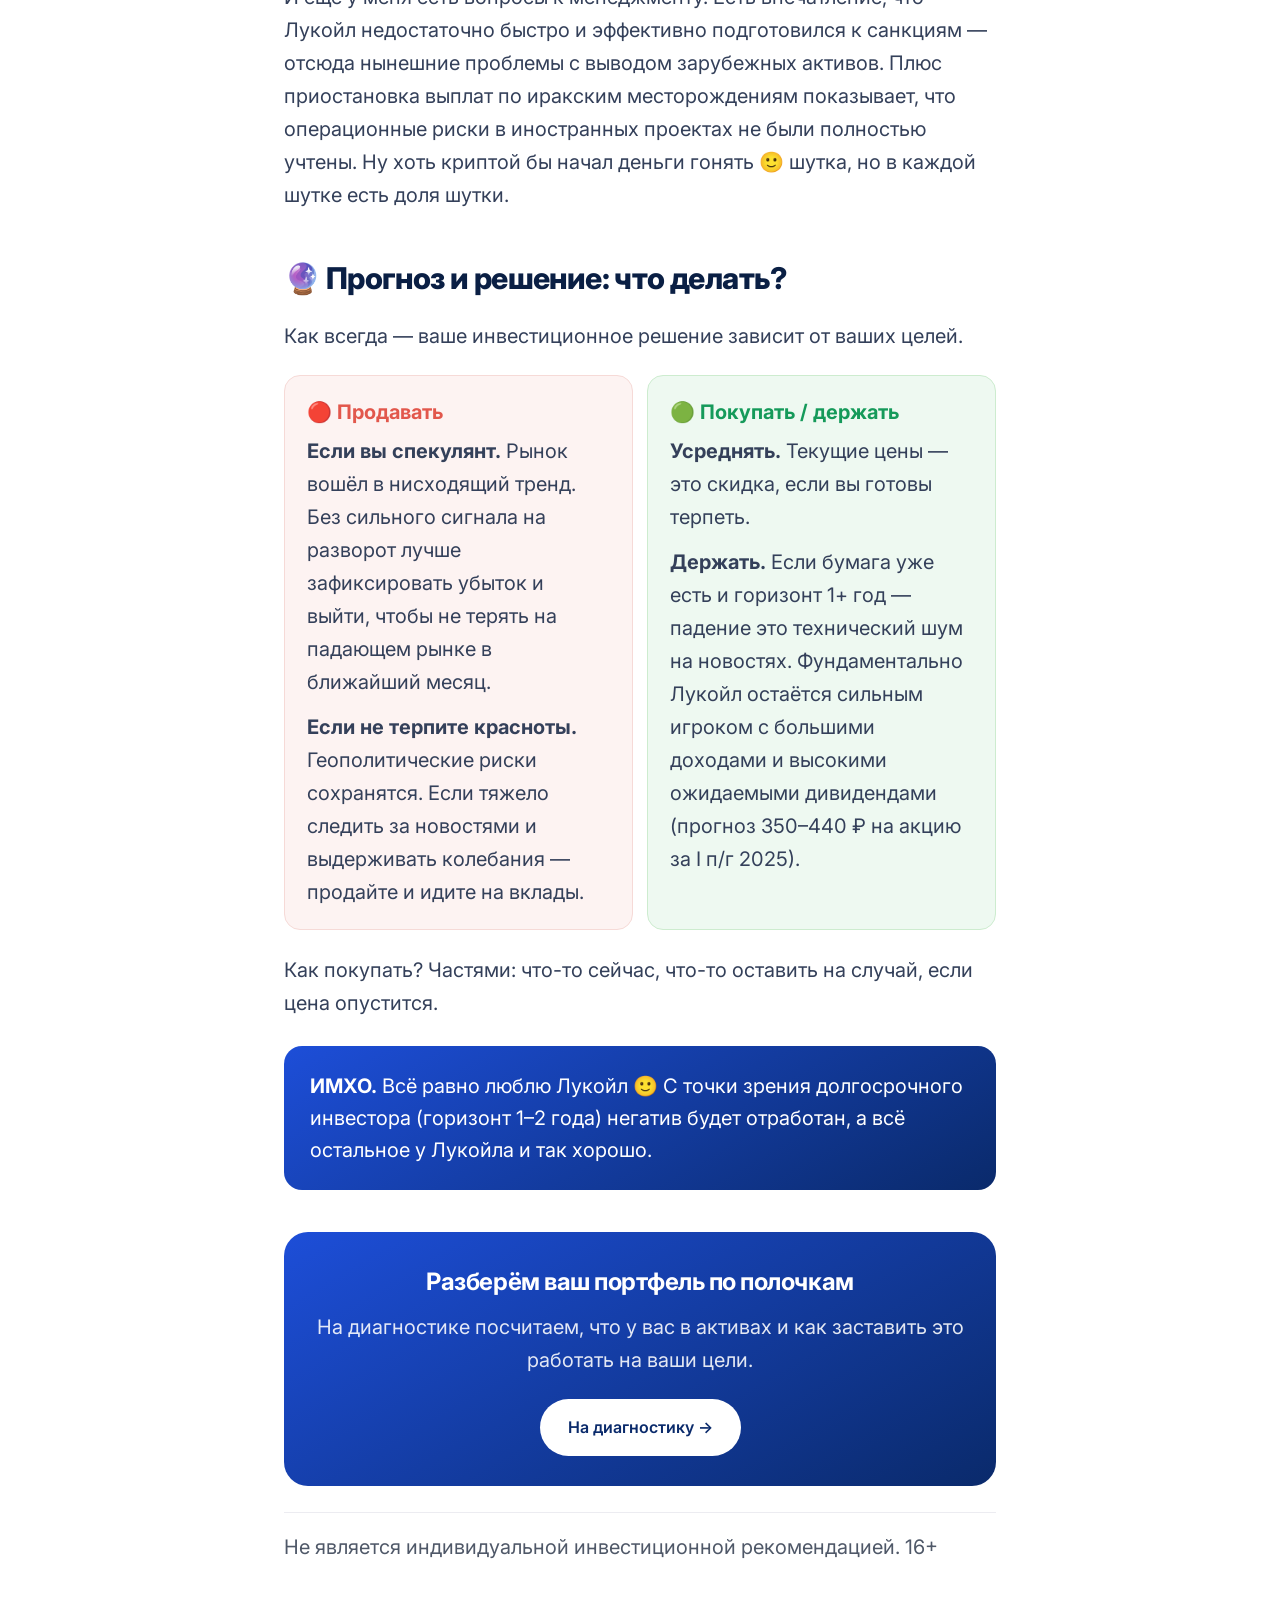
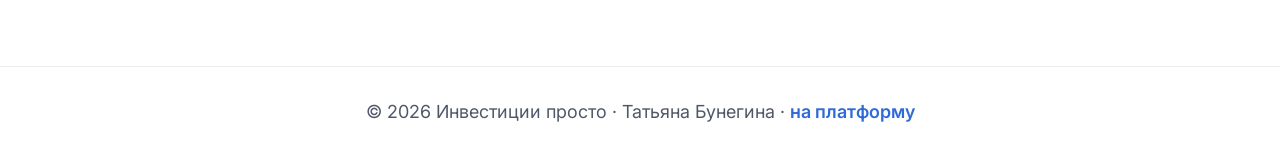
<file: articles/lukoil.html>
<!DOCTYPE html>
<html lang="ru">
<head>
<meta charset="UTF-8">
<meta name="viewport" content="width=device-width, initial-scale=1.0">
<title>Что делать с Лукойлом? Разбор факторов и решение — Татьяна Бунегина</title>
<meta name="description" content="Почему акции Лукойла снижаются: санкции, курс рубля, отраслевые проблемы и вопросы к менеджменту. Что делать инвестору — продавать, держать или усреднять.">
<link rel="preconnect" href="https://fonts.googleapis.com"><link rel="preconnect" href="https://fonts.gstatic.com" crossorigin>
<link href="https://fonts.googleapis.com/css2?family=Inter:wght@400;500;600;700;800;900&display=swap" rel="stylesheet">
<link rel="stylesheet" href="../assets/article.css">
</head>
<body>
<div class="bar"><div class="bar-in">
  <a class="logo" href="../index.html"><span class="mark">И</span><span>Инвестиции просто<small>Татьяна Бунегина</small></span></a>
  <a class="back" href="../index.html#articles">← Все статьи</a>
</div></div>
<div class="wrap">
  <article>
    <span class="a-tag">💼 Разбор</span>
    <h1>💥 Что делать с Лукойлом?</h1>
    <div class="meta">Татьяна Бунегина · разбор эмитента</div>
    <p class="lead-p">Разберём быстро ключевые факторы, почему цена акций сейчас снижается и почему ситуация кажется такой тревожной.</p>

    <h2>1. Геополитика и санкции</h2>
    <p>Это, безусловно, самая главная причина. Лукойл всегда был больше мировой компанией, чем российской. Новые санкции США и Великобритании (особенно введённые в октябре 2025) напрямую бьют по международной части бизнеса.</p>
    <p>Продажа зарубежных активов (НПЗ в Европе, месторождение в Ираке), чтобы спасти их от заморозки или национализации, идёт не очень — это отдельный большой вопрос.</p>

    <h2>2. Курс рубля</h2>
    <p>Лукойл продаёт нефть в основном за доллары, а расходы несёт в рублях. Когда рубль сильно укрепляется, как сейчас, это плохо для экспортёра: каждый доллар за проданную нефть при пересчёте даёт меньшую рублёвую выручку и меньшую прибыль. А инвесторов в России интересует именно рублёвая прибыль. Плюс цены на нефть низкие — и, возможно, будут такими ещё долго.</p>

    <h2>3. Проблемы в самой отрасли</h2>
    <p>Проблемы не только у Лукойла — они есть у всей отрасли. НДПИ, экспортные пошлины и прочее надо платить, а это ущерб инвестпрограмме и дивидендам: деньги, которые могли бы пойти на развитие или акционерам, идут в бюджет.</p>
    <p>При этом Лукойл очень старается сохранить высокие дивиденды и делает для этого всё. Но мы-то понимаем: сокращение инвестиций в долгосрочной перспективе может негативно сказаться на росте бизнеса.</p>

    <h2>4. Управление рисками</h2>
    <p>И ещё у меня есть вопросы к менеджменту. Есть впечатление, что Лукойл недостаточно быстро и эффективно подготовился к санкциям — отсюда нынешние проблемы с выводом зарубежных активов. Плюс приостановка выплат по иракским месторождениям показывает, что операционные риски в иностранных проектах не были полностью учтены. Ну хоть криптой бы начал деньги гонять 🙂 шутка, но в каждой шутке есть доля шутки.</p>

    <h2>🔮 Прогноз и решение: что делать?</h2>
    <p>Как всегда — ваше инвестиционное решение зависит от ваших целей.</p>
    <div class="cols">
      <div class="opt sell">
        <h4>🔴 Продавать</h4>
        <p><b>Если вы спекулянт.</b> Рынок вошёл в нисходящий тренд. Без сильного сигнала на разворот лучше зафиксировать убыток и выйти, чтобы не терять на падающем рынке в ближайший месяц.</p>
        <p><b>Если не терпите красноты.</b> Геополитические риски сохранятся. Если тяжело следить за новостями и выдерживать колебания — продайте и идите на вклады.</p>
      </div>
      <div class="opt hold">
        <h4>🟢 Покупать / держать</h4>
        <p><b>Усреднять.</b> Текущие цены — это скидка, если вы готовы терпеть.</p>
        <p><b>Держать.</b> Если бумага уже есть и горизонт 1+ год — падение это технический шум на новостях. Фундаментально Лукойл остаётся сильным игроком с большими доходами и высокими ожидаемыми дивидендами (прогноз 350–440 ₽ на акцию за I п/г 2025).</p>
      </div>
    </div>
    <p>Как покупать? Частями: что-то сейчас, что-то оставить на случай, если цена опустится.</p>

    <div class="box"><b>ИМХО.</b> Всё равно люблю Лукойл 🙂 С точки зрения долгосрочного инвестора (горизонт 1–2 года) негатив будет отработан, а всё остальное у Лукойла и так хорошо.</div>

    <div class="cta">
      <h3>Разберём ваш портфель по полочкам</h3>
      <p>На диагностике посчитаем, что у вас в активах и как заставить это работать на ваши цели.</p>
      <a class="btn" href="../index.html#package">На диагностику →</a>
    </div>
    <p class="disclaimer">Не является индивидуальной инвестиционной рекомендацией. 16+</p>
  </article>
</div>
<footer><div class="wrap">© 2026 Инвестиции просто · Татьяна Бунегина · <a href="../index.html">на платформу</a></div></footer>
</body>
</html>
</file>
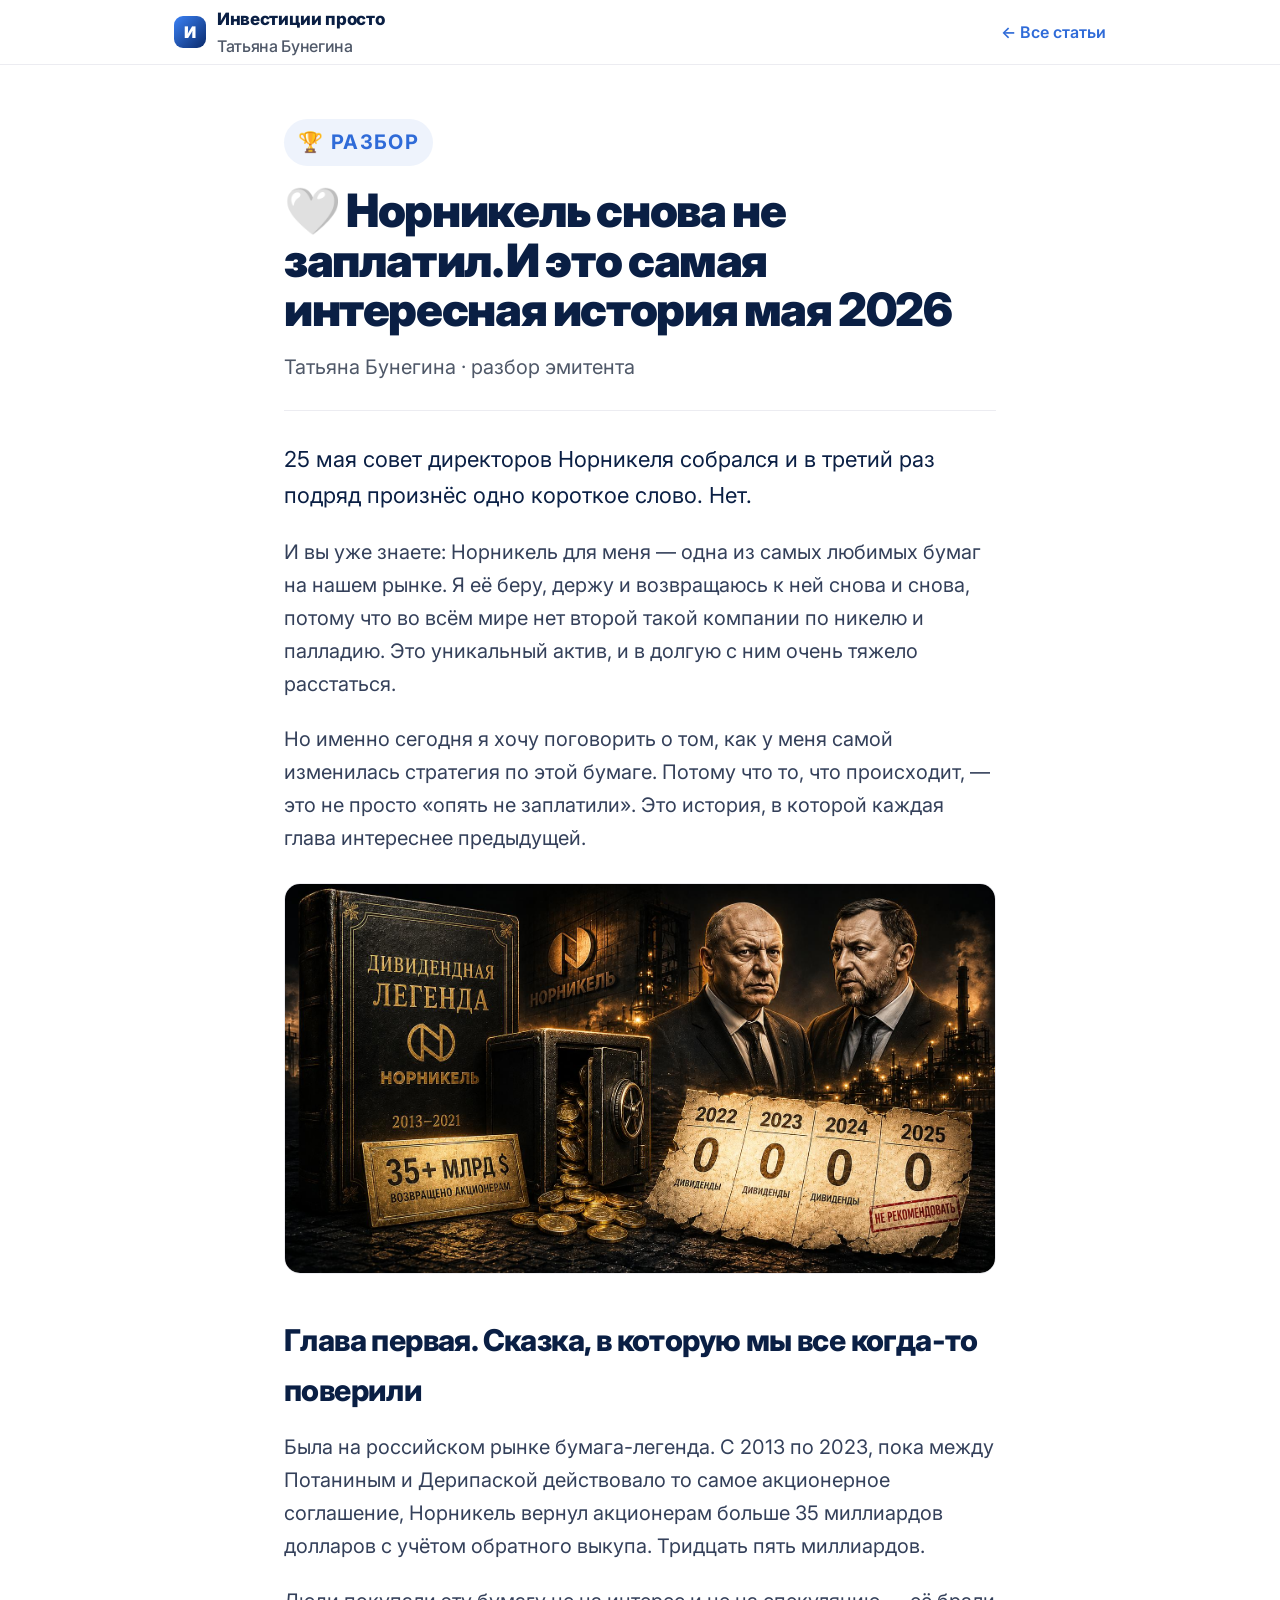
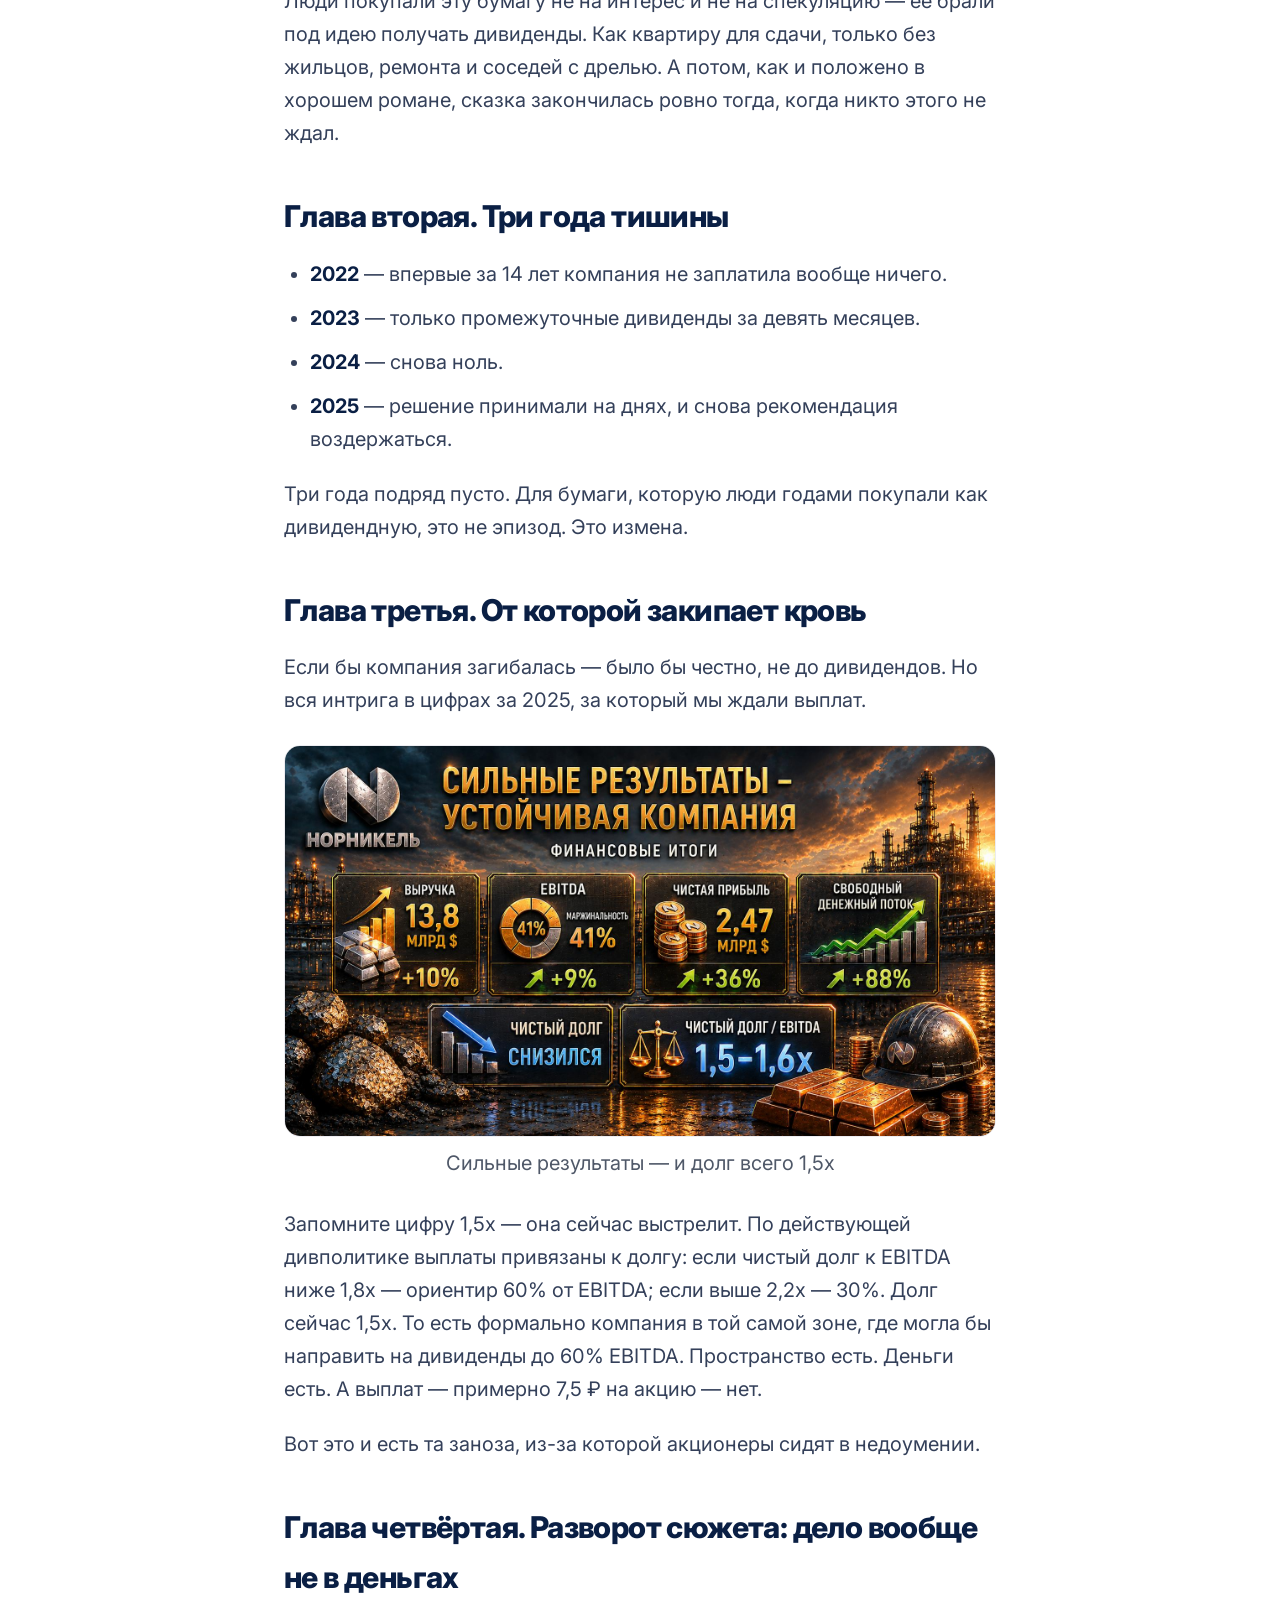
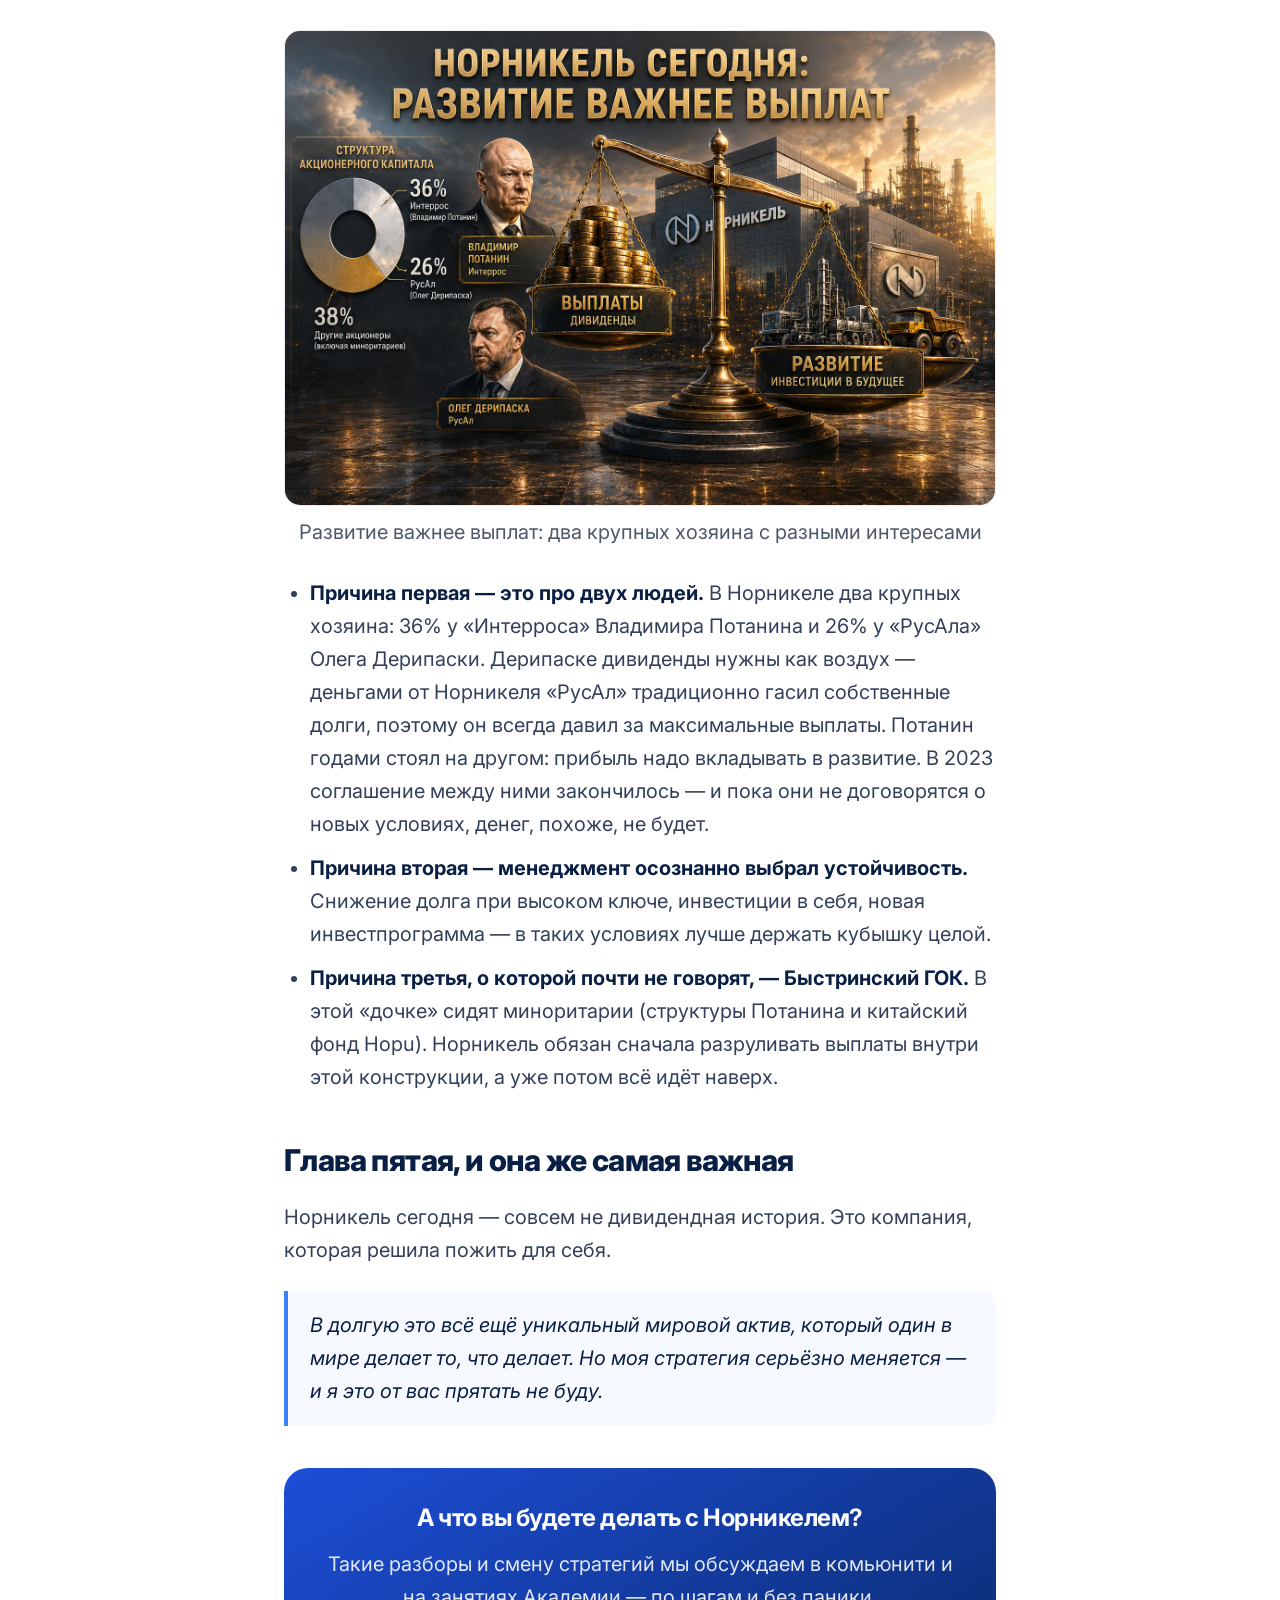
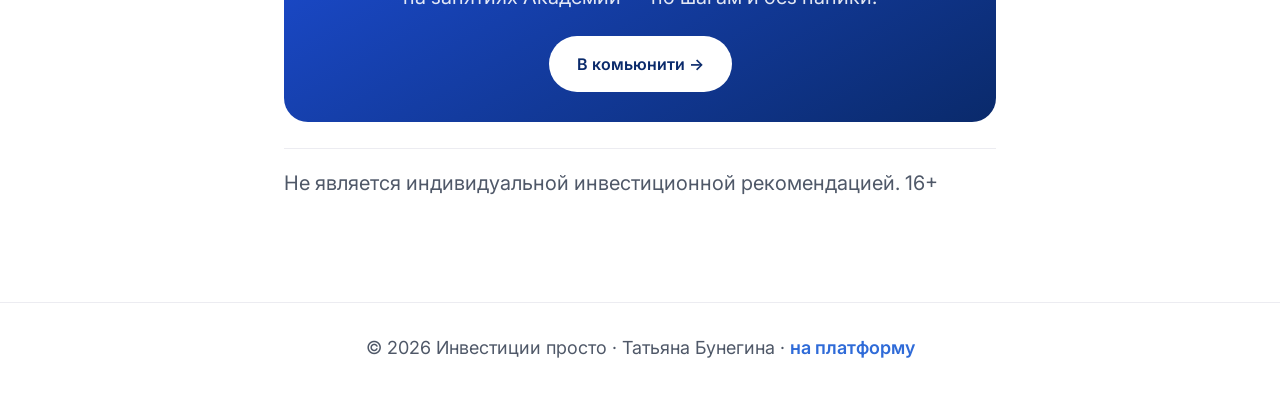
<file: articles/nornikel.html>
<!DOCTYPE html>
<html lang="ru">
<head>
<meta charset="UTF-8">
<meta name="viewport" content="width=device-width, initial-scale=1.0">
<title>Норникель снова не заплатил — самая интересная история мая 2026 — Татьяна Бунегина</title>
<meta name="description" content="Почему Норникель третий год подряд не платит дивиденды, хотя деньги есть. Долг 1,5х, конфликт акционеров и как изменилась стратегия по любимой бумаге.">
<link rel="preconnect" href="https://fonts.googleapis.com"><link rel="preconnect" href="https://fonts.gstatic.com" crossorigin>
<link href="https://fonts.googleapis.com/css2?family=Inter:wght@400;500;600;700;800;900&display=swap" rel="stylesheet">
<link rel="stylesheet" href="../assets/article.css">
</head>
<body>
<div class="bar"><div class="bar-in">
  <a class="logo" href="../index.html"><span class="mark">И</span><span>Инвестиции просто<small>Татьяна Бунегина</small></span></a>
  <a class="back" href="../index.html#articles">← Все статьи</a>
</div></div>
<div class="wrap">
  <article>
    <span class="a-tag">🏆 Разбор</span>
    <h1>🤍 Норникель снова не заплатил. И это самая интересная история мая 2026</h1>
    <div class="meta">Татьяна Бунегина · разбор эмитента</div>

    <p class="lead-p">25 мая совет директоров Норникеля собрался и в третий раз подряд произнёс одно короткое слово. Нет.</p>
    <p>И вы уже знаете: Норникель для меня — одна из самых любимых бумаг на нашем рынке. Я её беру, держу и возвращаюсь к ней снова и снова, потому что во всём мире нет второй такой компании по никелю и палладию. Это уникальный актив, и в долгую с ним очень тяжело расстаться.</p>
    <p>Но именно сегодня я хочу поговорить о том, как у меня самой изменилась стратегия по этой бумаге. Потому что то, что происходит, — это не просто «опять не заплатили». Это история, в которой каждая глава интереснее предыдущей.</p>
    <figure><img src="../media/lib/nornikel/cover.jpg" alt="Норникель: дивидендная легенда 2013–2021 и три года нулей" loading="lazy"></figure>

    <h2>Глава первая. Сказка, в которую мы все когда-то поверили</h2>
    <p>Была на российском рынке бумага-легенда. С 2013 по 2023, пока между Потаниным и Дерипаской действовало то самое акционерное соглашение, Норникель вернул акционерам больше 35 миллиардов долларов с учётом обратного выкупа. Тридцать пять миллиардов.</p>
    <p>Люди покупали эту бумагу не на интерес и не на спекуляцию — её брали под идею получать дивиденды. Как квартиру для сдачи, только без жильцов, ремонта и соседей с дрелью. А потом, как и положено в хорошем романе, сказка закончилась ровно тогда, когда никто этого не ждал.</p>

    <h2>Глава вторая. Три года тишины</h2>
    <ul>
      <li><b>2022</b> — впервые за 14 лет компания не заплатила вообще ничего.</li>
      <li><b>2023</b> — только промежуточные дивиденды за девять месяцев.</li>
      <li><b>2024</b> — снова ноль.</li>
      <li><b>2025</b> — решение принимали на днях, и снова рекомендация воздержаться.</li>
    </ul>
    <p>Три года подряд пусто. Для бумаги, которую люди годами покупали как дивидендную, это не эпизод. Это измена.</p>

    <h2>Глава третья. От которой закипает кровь</h2>
    <p>Если бы компания загибалась — было бы честно, не до дивидендов. Но вся интрига в цифрах за 2025, за который мы ждали выплат.</p>
    <figure><img src="../media/lib/nornikel/results.jpg" alt="Финансовые итоги Норникеля: чистый долг/EBITDA 1,5–1,6х" loading="lazy"><figcaption>Сильные результаты — и долг всего 1,5х</figcaption></figure>
    <p>Запомните цифру 1,5х — она сейчас выстрелит. По действующей дивполитике выплаты привязаны к долгу: если чистый долг к EBITDA ниже 1,8х — ориентир 60% от EBITDA; если выше 2,2х — 30%. Долг сейчас 1,5х. То есть формально компания в той самой зоне, где могла бы направить на дивиденды до 60% EBITDA. Пространство есть. Деньги есть. А выплат — примерно 7,5 ₽ на акцию — нет.</p>
    <p>Вот это и есть та заноза, из-за которой акционеры сидят в недоумении.</p>

    <h2>Глава четвёртая. Разворот сюжета: дело вообще не в деньгах</h2>
    <figure><img src="../media/lib/nornikel/structure.jpg" alt="Структура акционеров Норникеля: развитие важнее выплат" loading="lazy"><figcaption>Развитие важнее выплат: два крупных хозяина с разными интересами</figcaption></figure>
    <ul>
      <li><b>Причина первая — это про двух людей.</b> В Норникеле два крупных хозяина: 36% у «Интерроса» Владимира Потанина и 26% у «РусАла» Олега Дерипаски. Дерипаске дивиденды нужны как воздух — деньгами от Норникеля «РусАл» традиционно гасил собственные долги, поэтому он всегда давил за максимальные выплаты. Потанин годами стоял на другом: прибыль надо вкладывать в развитие. В 2023 соглашение между ними закончилось — и пока они не договорятся о новых условиях, денег, похоже, не будет.</li>
      <li><b>Причина вторая — менеджмент осознанно выбрал устойчивость.</b> Снижение долга при высоком ключе, инвестиции в себя, новая инвестпрограмма — в таких условиях лучше держать кубышку целой.</li>
      <li><b>Причина третья, о которой почти не говорят, — Быстринский ГОК.</b> В этой «дочке» сидят миноритарии (структуры Потанина и китайский фонд Hopu). Норникель обязан сначала разруливать выплаты внутри этой конструкции, а уже потом всё идёт наверх.</li>
    </ul>

    <h2>Глава пятая, и она же самая важная</h2>
    <p>Норникель сегодня — совсем не дивидендная история. Это компания, которая решила пожить для себя.</p>
    <blockquote>В долгую это всё ещё уникальный мировой актив, который один в мире делает то, что делает. Но моя стратегия серьёзно меняется — и я это от вас прятать не буду.</blockquote>

    <div class="cta">
      <h3>А что вы будете делать с Норникелем?</h3>
      <p>Такие разборы и смену стратегий мы обсуждаем в комьюнити и на занятиях Академии — по шагам и без паники.</p>
      <a class="btn" href="../index.html#community">В комьюнити →</a>
    </div>
    <p class="disclaimer">Не является индивидуальной инвестиционной рекомендацией. 16+</p>
  </article>
</div>
<footer><div class="wrap">© 2026 Инвестиции просто · Татьяна Бунегина · <a href="../index.html">на платформу</a></div></footer>
</body>
</html>
</file>
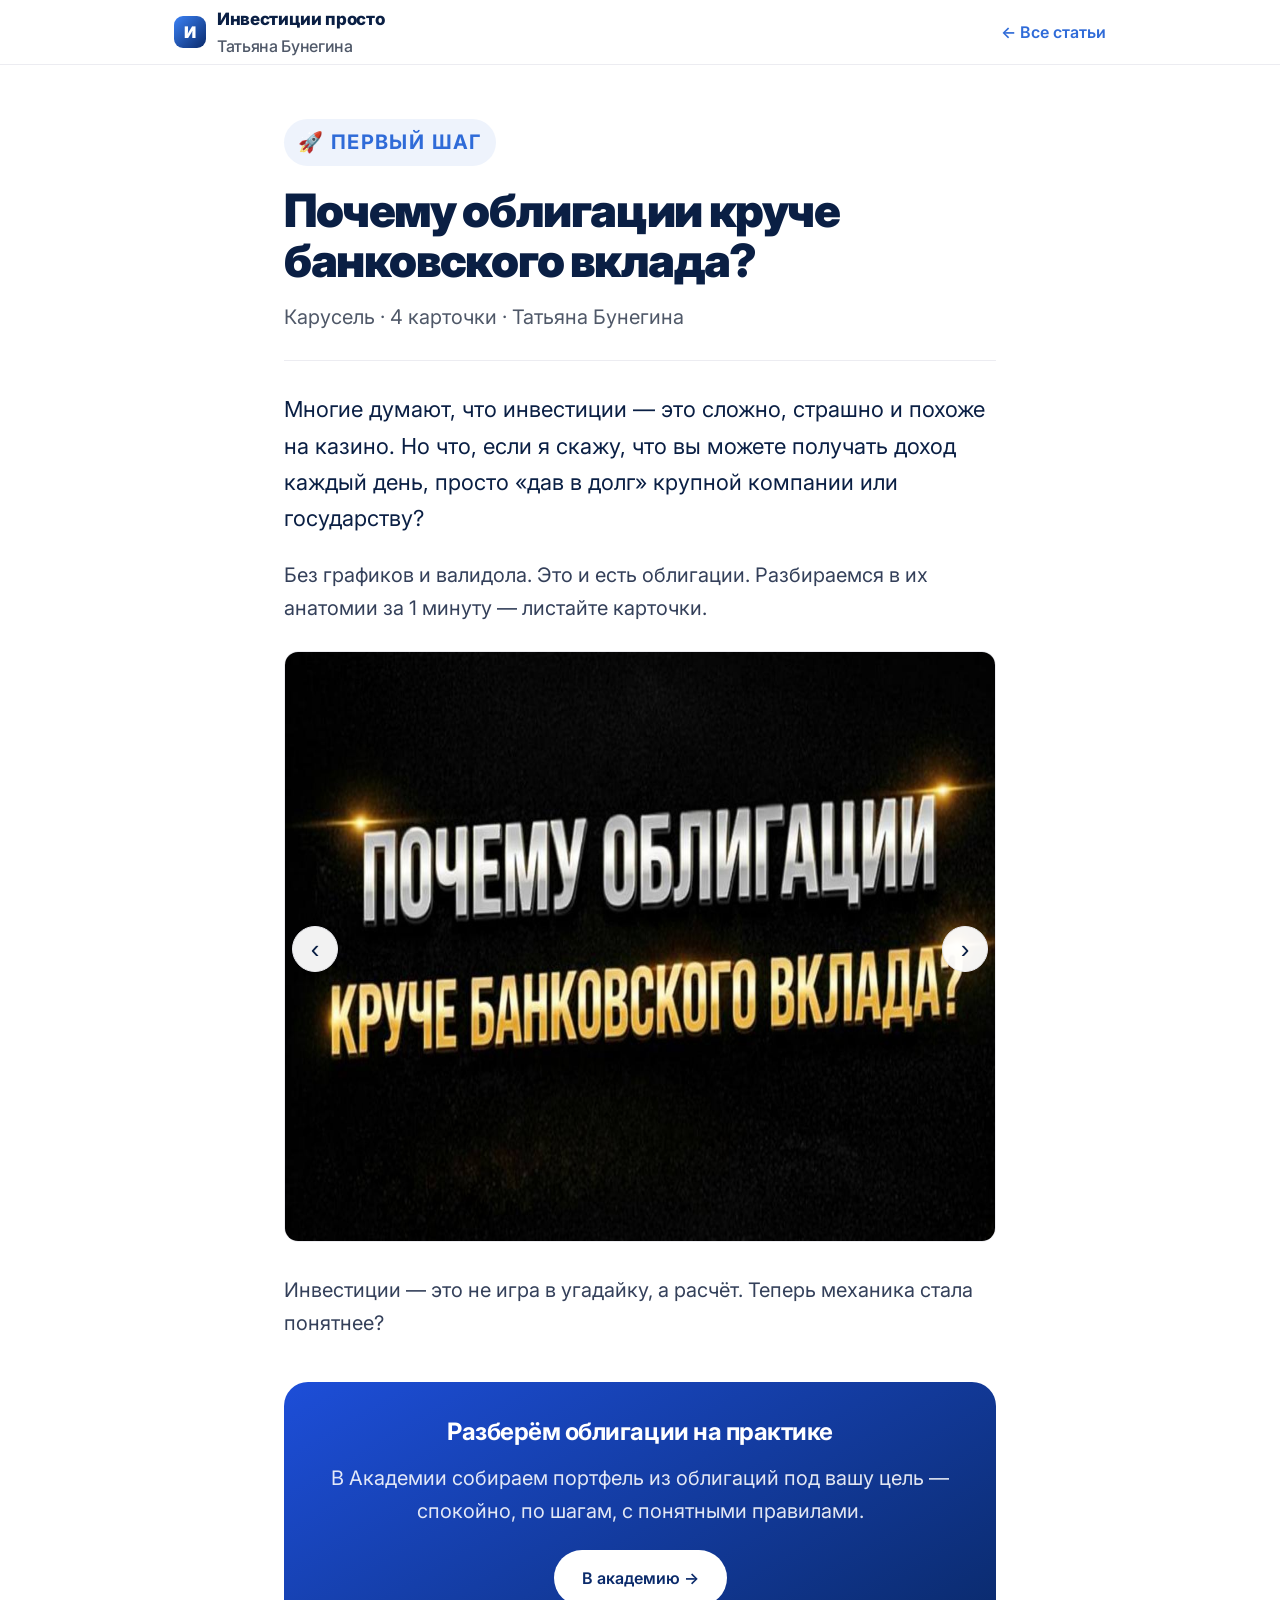
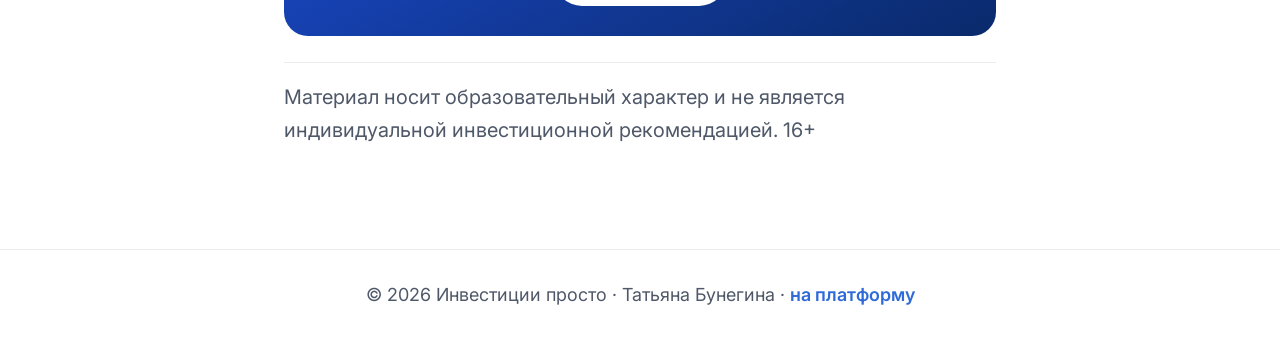
<file: articles/obligacii-vs-vklad.html>
<!DOCTYPE html>
<html lang="ru">
<head>
<meta charset="UTF-8">
<meta name="viewport" content="width=device-width, initial-scale=1.0">
<title>Почему облигации круче банковского вклада — Татьяна Бунегина</title>
<meta name="description" content="Облигации простыми словами: как получать доход, «дав в долг» компании или государству. Анатомия облигации за минуту — в карточках.">
<link rel="preconnect" href="https://fonts.googleapis.com">
<link rel="preconnect" href="https://fonts.gstatic.com" crossorigin>
<link href="https://fonts.googleapis.com/css2?family=Inter:wght@400;500;600;700;800;900&display=swap" rel="stylesheet">
<link rel="stylesheet" href="../assets/article.css">
</head>
<body>

<div class="bar">
  <div class="bar-in">
    <a class="logo" href="../index.html"><span class="mark">И</span><span>Инвестиции просто<small>Татьяна Бунегина</small></span></a>
    <a class="back" href="../index.html#articles">← Все статьи</a>
  </div>
</div>

<div class="wrap">
  <article>
    <span class="a-tag">🚀 Первый шаг</span>
    <h1>Почему облигации круче банковского вклада?</h1>
    <div class="meta">Карусель · 4 карточки · Татьяна Бунегина</div>

    <p class="lead-p">Многие думают, что инвестиции — это сложно, страшно и похоже на казино. Но что, если я скажу, что вы можете получать доход каждый день, просто «дав в долг» крупной компании или государству?</p>
    <p>Без графиков и валидола. Это и есть облигации. Разбираемся в их анатомии за 1 минуту — листайте карточки.</p>

    <div class="lib-car">
      <button class="lib-prev" aria-label="Назад">‹</button>
      <div class="lib-track">
        <img src="../media/lib/oblig/1.jpg" alt="Почему облигации круче банковского вклада" loading="lazy">
        <img src="../media/lib/oblig/2.jpg" alt="Облигации: карточка 2" loading="lazy">
        <img src="../media/lib/oblig/3.jpg" alt="Облигации: карточка 3" loading="lazy">
        <img src="../media/lib/oblig/4.jpg" alt="Облигации: карточка 4" loading="lazy">
      </div>
      <button class="lib-next" aria-label="Вперёд">›</button>
    </div>

    <p>Инвестиции — это не игра в угадайку, а расчёт. Теперь механика стала понятнее?</p>

    <div class="cta">
      <h3>Разберём облигации на практике</h3>
      <p>В Академии собираем портфель из облигаций под вашу цель — спокойно, по шагам, с понятными правилами.</p>
      <a class="btn" href="../index.html#academy">В академию →</a>
    </div>
    <p class="disclaimer">Материал носит образовательный характер и не является индивидуальной инвестиционной рекомендацией. 16+</p>
  </article>
</div>

<footer>
  <div class="wrap">© 2026 Инвестиции просто · Татьяна Бунегина · <a href="../index.html">на платформу</a></div>
</footer>

<script>
document.querySelectorAll('.lib-car').forEach(c=>{
  const t=c.querySelector('.lib-track'), step=()=>t.clientWidth;
  c.querySelector('.lib-prev').addEventListener('click',()=>t.scrollBy({left:-step(),behavior:'smooth'}));
  c.querySelector('.lib-next').addEventListener('click',()=>t.scrollBy({left:step(),behavior:'smooth'}));
});
</script>
</body>
</html>
</file>
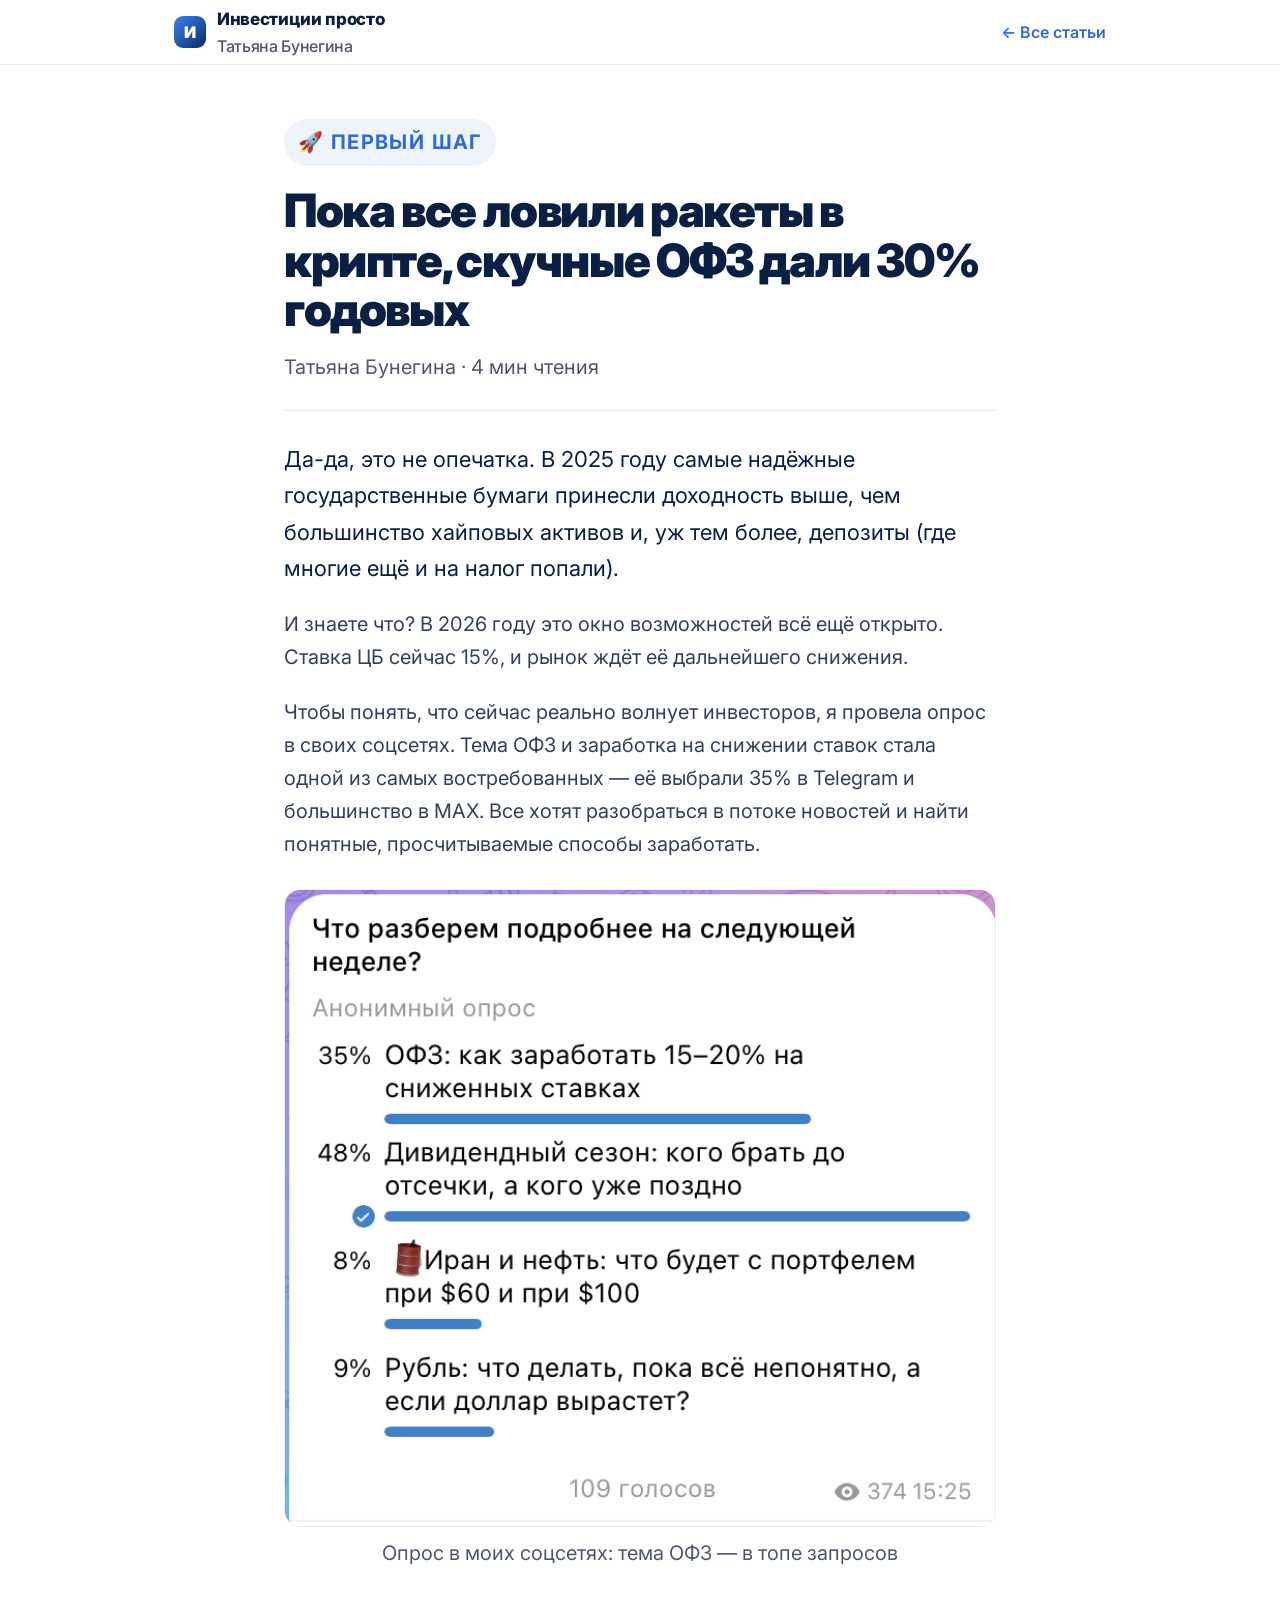
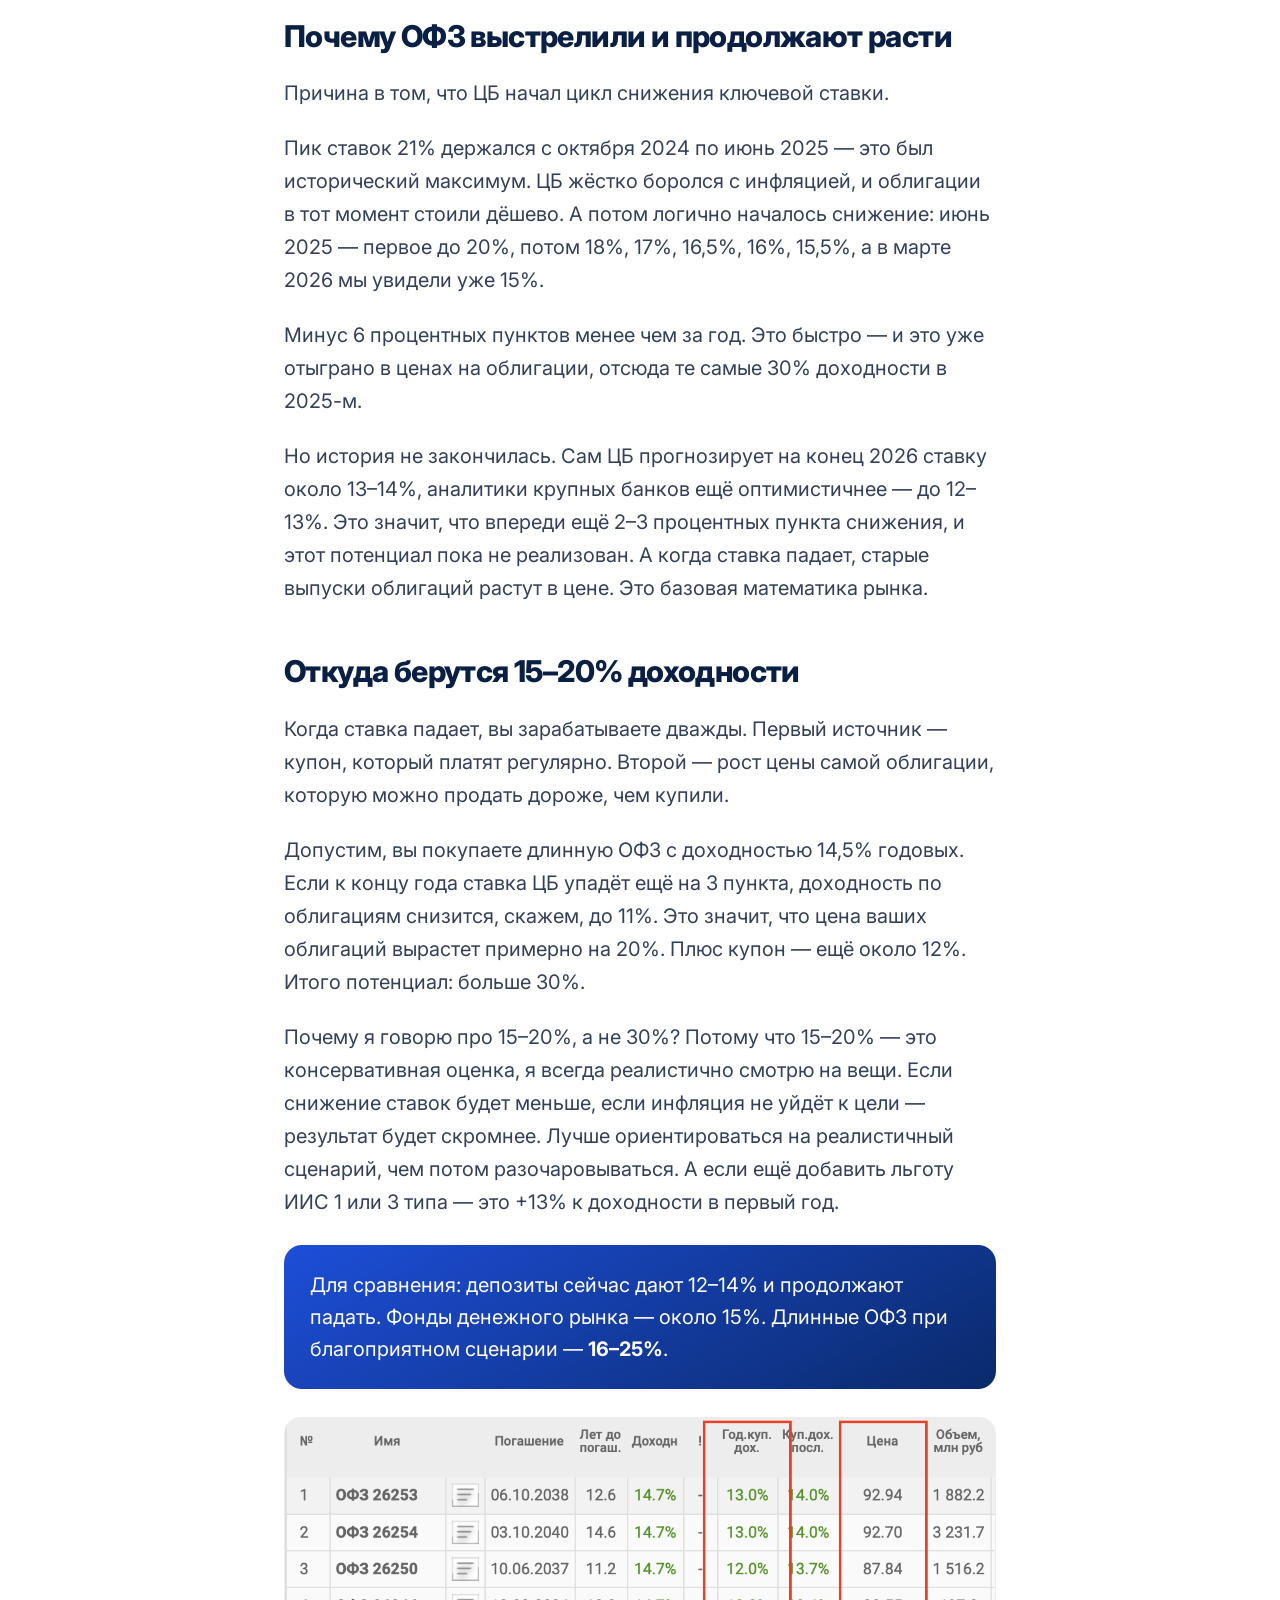
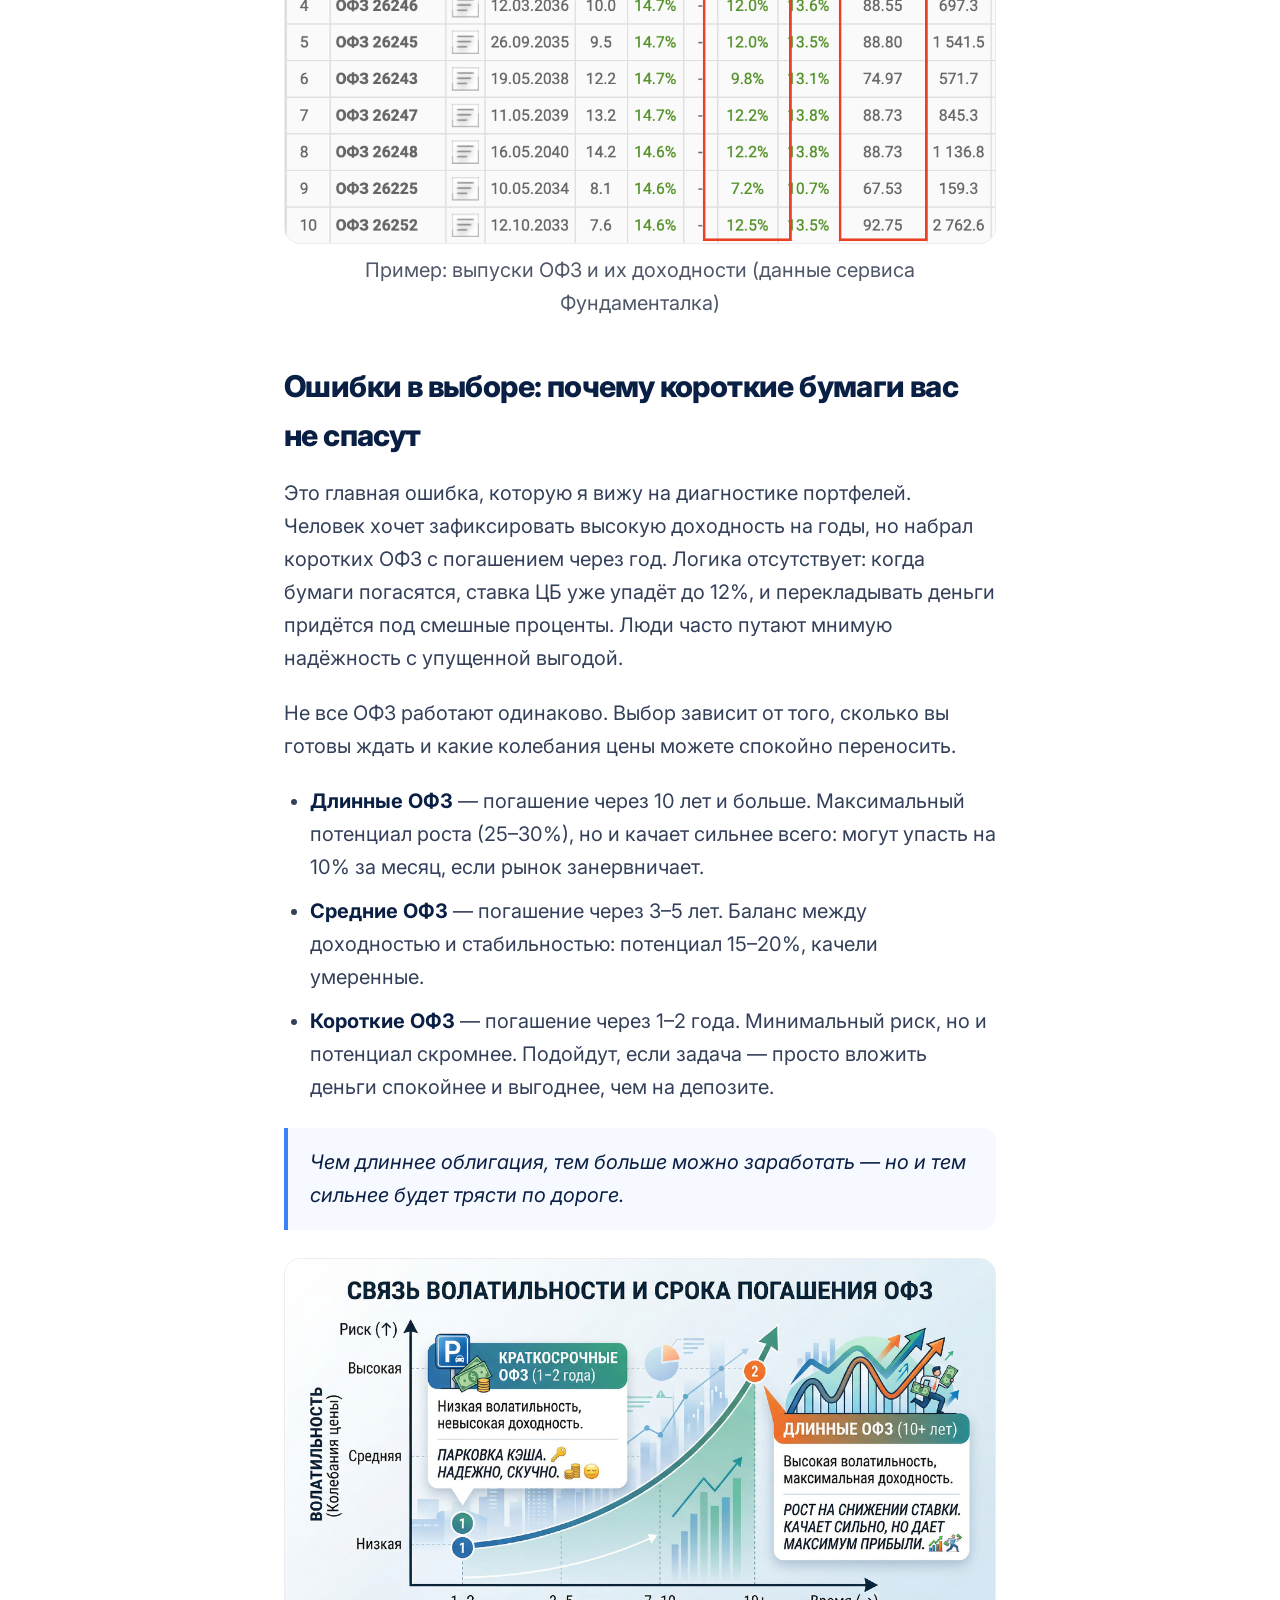
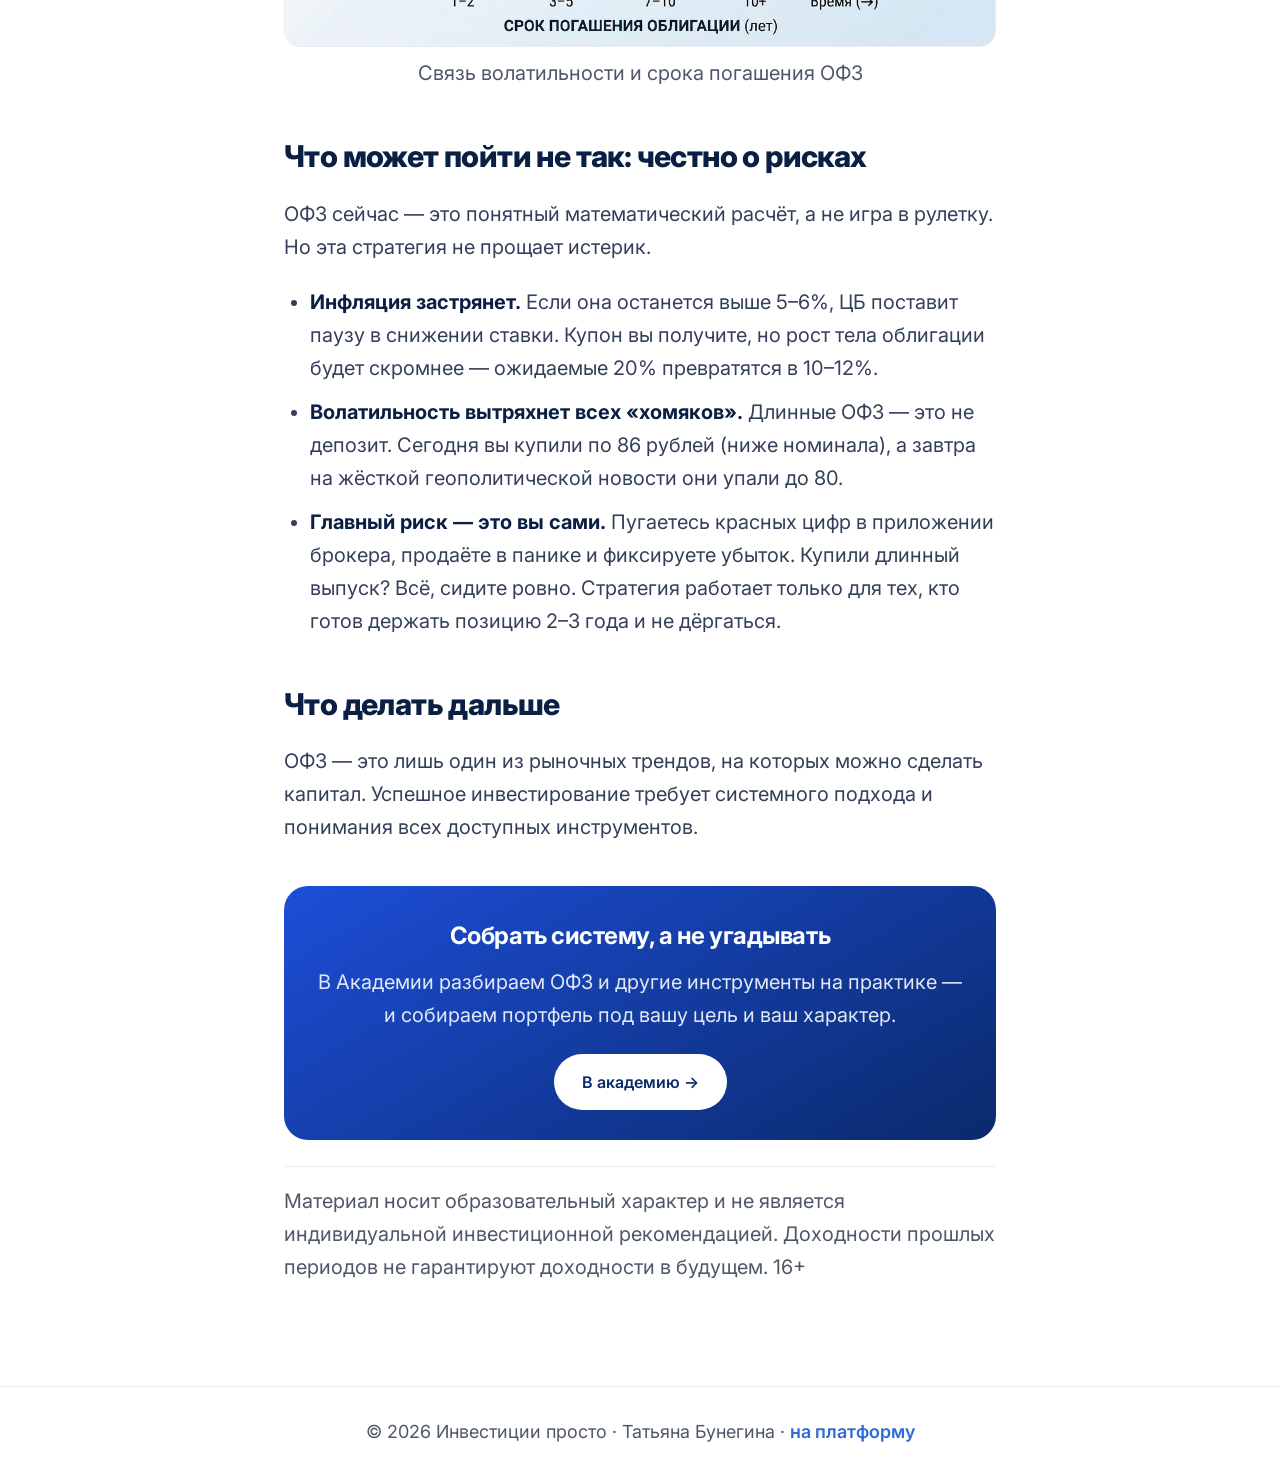
<file: articles/ofz-15-20.html>
<!DOCTYPE html>
<html lang="ru">
<head>
<meta charset="UTF-8">
<meta name="viewport" content="width=device-width, initial-scale=1.0">
<title>ОФЗ: как заработать 15–20% на снижении ставок — Татьяна Бунегина</title>
<meta name="description" content="В 2025 длинные ОФЗ дали 30% годовых. Как устроена стратегия заработка на снижении ключевой ставки, какие ОФЗ выбрать и о каких рисках честно стоит знать.">
<link rel="preconnect" href="https://fonts.googleapis.com">
<link rel="preconnect" href="https://fonts.gstatic.com" crossorigin>
<link href="https://fonts.googleapis.com/css2?family=Inter:wght@400;500;600;700;800;900&display=swap" rel="stylesheet">
<link rel="stylesheet" href="../assets/article.css">
</head>
<body>

<div class="bar">
  <div class="bar-in">
    <a class="logo" href="../index.html"><span class="mark">И</span><span>Инвестиции просто<small>Татьяна Бунегина</small></span></a>
    <a class="back" href="../index.html#articles">← Все статьи</a>
  </div>
</div>

<div class="wrap">
  <article>
    <span class="a-tag">🚀 Первый шаг</span>
    <h1>Пока все ловили ракеты в крипте, скучные ОФЗ дали 30% годовых</h1>
    <div class="meta">Татьяна Бунегина · 4 мин чтения</div>

    <p class="lead-p">Да-да, это не опечатка. В 2025 году самые надёжные государственные бумаги принесли доходность выше, чем большинство хайповых активов и, уж тем более, депозиты (где многие ещё и на налог попали).</p>
    <p>И знаете что? В 2026 году это окно возможностей всё ещё открыто. Ставка ЦБ сейчас 15%, и рынок ждёт её дальнейшего снижения.</p>
    <p>Чтобы понять, что сейчас реально волнует инвесторов, я провела опрос в своих соцсетях. Тема ОФЗ и заработка на снижении ставок стала одной из самых востребованных — её выбрали 35% в Telegram и большинство в MAX. Все хотят разобраться в потоке новостей и найти понятные, просчитываемые способы заработать.</p>

    <figure>
      <img src="../media/lib/ofz/poll.png" alt="Опрос в соцсетях: тема ОФЗ — одна из самых востребованных" loading="lazy">
      <figcaption>Опрос в моих соцсетях: тема ОФЗ — в топе запросов</figcaption>
    </figure>

    <h2>Почему ОФЗ выстрелили и продолжают расти</h2>
    <p>Причина в том, что ЦБ начал цикл снижения ключевой ставки.</p>
    <p>Пик ставок 21% держался с октября 2024 по июнь 2025 — это был исторический максимум. ЦБ жёстко боролся с инфляцией, и облигации в тот момент стоили дёшево. А потом логично началось снижение: июнь 2025 — первое до 20%, потом 18%, 17%, 16,5%, 16%, 15,5%, а в марте 2026 мы увидели уже 15%.</p>
    <p>Минус 6 процентных пунктов менее чем за год. Это быстро — и это уже отыграно в ценах на облигации, отсюда те самые 30% доходности в 2025-м.</p>
    <p>Но история не закончилась. Сам ЦБ прогнозирует на конец 2026 ставку около 13–14%, аналитики крупных банков ещё оптимистичнее — до 12–13%. Это значит, что впереди ещё 2–3 процентных пункта снижения, и этот потенциал пока не реализован. А когда ставка падает, старые выпуски облигаций растут в цене. Это базовая математика рынка.</p>

    <h2>Откуда берутся 15–20% доходности</h2>
    <p>Когда ставка падает, вы зарабатываете дважды. Первый источник — купон, который платят регулярно. Второй — рост цены самой облигации, которую можно продать дороже, чем купили.</p>
    <p>Допустим, вы покупаете длинную ОФЗ с доходностью 14,5% годовых. Если к концу года ставка ЦБ упадёт ещё на 3 пункта, доходность по облигациям снизится, скажем, до 11%. Это значит, что цена ваших облигаций вырастет примерно на 20%. Плюс купон — ещё около 12%. Итого потенциал: больше 30%.</p>
    <p>Почему я говорю про 15–20%, а не 30%? Потому что 15–20% — это консервативная оценка, я всегда реалистично смотрю на вещи. Если снижение ставок будет меньше, если инфляция не уйдёт к цели — результат будет скромнее. Лучше ориентироваться на реалистичный сценарий, чем потом разочаровываться. А если ещё добавить льготу ИИС 1 или 3 типа — это +13% к доходности в первый год.</p>
    <div class="box">Для сравнения: депозиты сейчас дают 12–14% и продолжают падать. Фонды денежного рынка — около 15%. Длинные ОФЗ при благоприятном сценарии — <b>16–25%</b>.</div>

    <figure>
      <img src="../media/lib/ofz/table.png" alt="Таблица выпусков ОФЗ с доходностями" loading="lazy">
      <figcaption>Пример: выпуски ОФЗ и их доходности (данные сервиса Фундаменталка)</figcaption>
    </figure>

    <h2>Ошибки в выборе: почему короткие бумаги вас не спасут</h2>
    <p>Это главная ошибка, которую я вижу на диагностике портфелей. Человек хочет зафиксировать высокую доходность на годы, но набрал коротких ОФЗ с погашением через год. Логика отсутствует: когда бумаги погасятся, ставка ЦБ уже упадёт до 12%, и перекладывать деньги придётся под смешные проценты. Люди часто путают мнимую надёжность с упущенной выгодой.</p>
    <p>Не все ОФЗ работают одинаково. Выбор зависит от того, сколько вы готовы ждать и какие колебания цены можете спокойно переносить.</p>
    <ul>
      <li><b>Длинные ОФЗ</b> — погашение через 10 лет и больше. Максимальный потенциал роста (25–30%), но и качает сильнее всего: могут упасть на 10% за месяц, если рынок занервничает.</li>
      <li><b>Средние ОФЗ</b> — погашение через 3–5 лет. Баланс между доходностью и стабильностью: потенциал 15–20%, качели умеренные.</li>
      <li><b>Короткие ОФЗ</b> — погашение через 1–2 года. Минимальный риск, но и потенциал скромнее. Подойдут, если задача — просто вложить деньги спокойнее и выгоднее, чем на депозите.</li>
    </ul>
    <blockquote>Чем длиннее облигация, тем больше можно заработать — но и тем сильнее будет трясти по дороге.</blockquote>

    <figure>
      <img src="../media/lib/ofz/vol.jpg" alt="Связь волатильности и срока погашения ОФЗ" loading="lazy">
      <figcaption>Связь волатильности и срока погашения ОФЗ</figcaption>
    </figure>

    <h2>Что может пойти не так: честно о рисках</h2>
    <p>ОФЗ сейчас — это понятный математический расчёт, а не игра в рулетку. Но эта стратегия не прощает истерик.</p>
    <ul>
      <li><b>Инфляция застрянет.</b> Если она останется выше 5–6%, ЦБ поставит паузу в снижении ставки. Купон вы получите, но рост тела облигации будет скромнее — ожидаемые 20% превратятся в 10–12%.</li>
      <li><b>Волатильность вытряхнет всех «хомяков».</b> Длинные ОФЗ — это не депозит. Сегодня вы купили по 86 рублей (ниже номинала), а завтра на жёсткой геополитической новости они упали до 80.</li>
      <li><b>Главный риск — это вы сами.</b> Пугаетесь красных цифр в приложении брокера, продаёте в панике и фиксируете убыток. Купили длинный выпуск? Всё, сидите ровно. Стратегия работает только для тех, кто готов держать позицию 2–3 года и не дёргаться.</li>
    </ul>

    <h2>Что делать дальше</h2>
    <p>ОФЗ — это лишь один из рыночных трендов, на которых можно сделать капитал. Успешное инвестирование требует системного подхода и понимания всех доступных инструментов.</p>

    <div class="cta">
      <h3>Собрать систему, а не угадывать</h3>
      <p>В Академии разбираем ОФЗ и другие инструменты на практике — и собираем портфель под вашу цель и ваш характер.</p>
      <a class="btn" href="../index.html#academy">В академию →</a>
    </div>
    <p class="disclaimer">Материал носит образовательный характер и не является индивидуальной инвестиционной рекомендацией. Доходности прошлых периодов не гарантируют доходности в будущем. 16+</p>
  </article>
</div>

<footer>
  <div class="wrap">© 2026 Инвестиции просто · Татьяна Бунегина · <a href="../index.html">на платформу</a></div>
</footer>

</body>
</html>
</file>
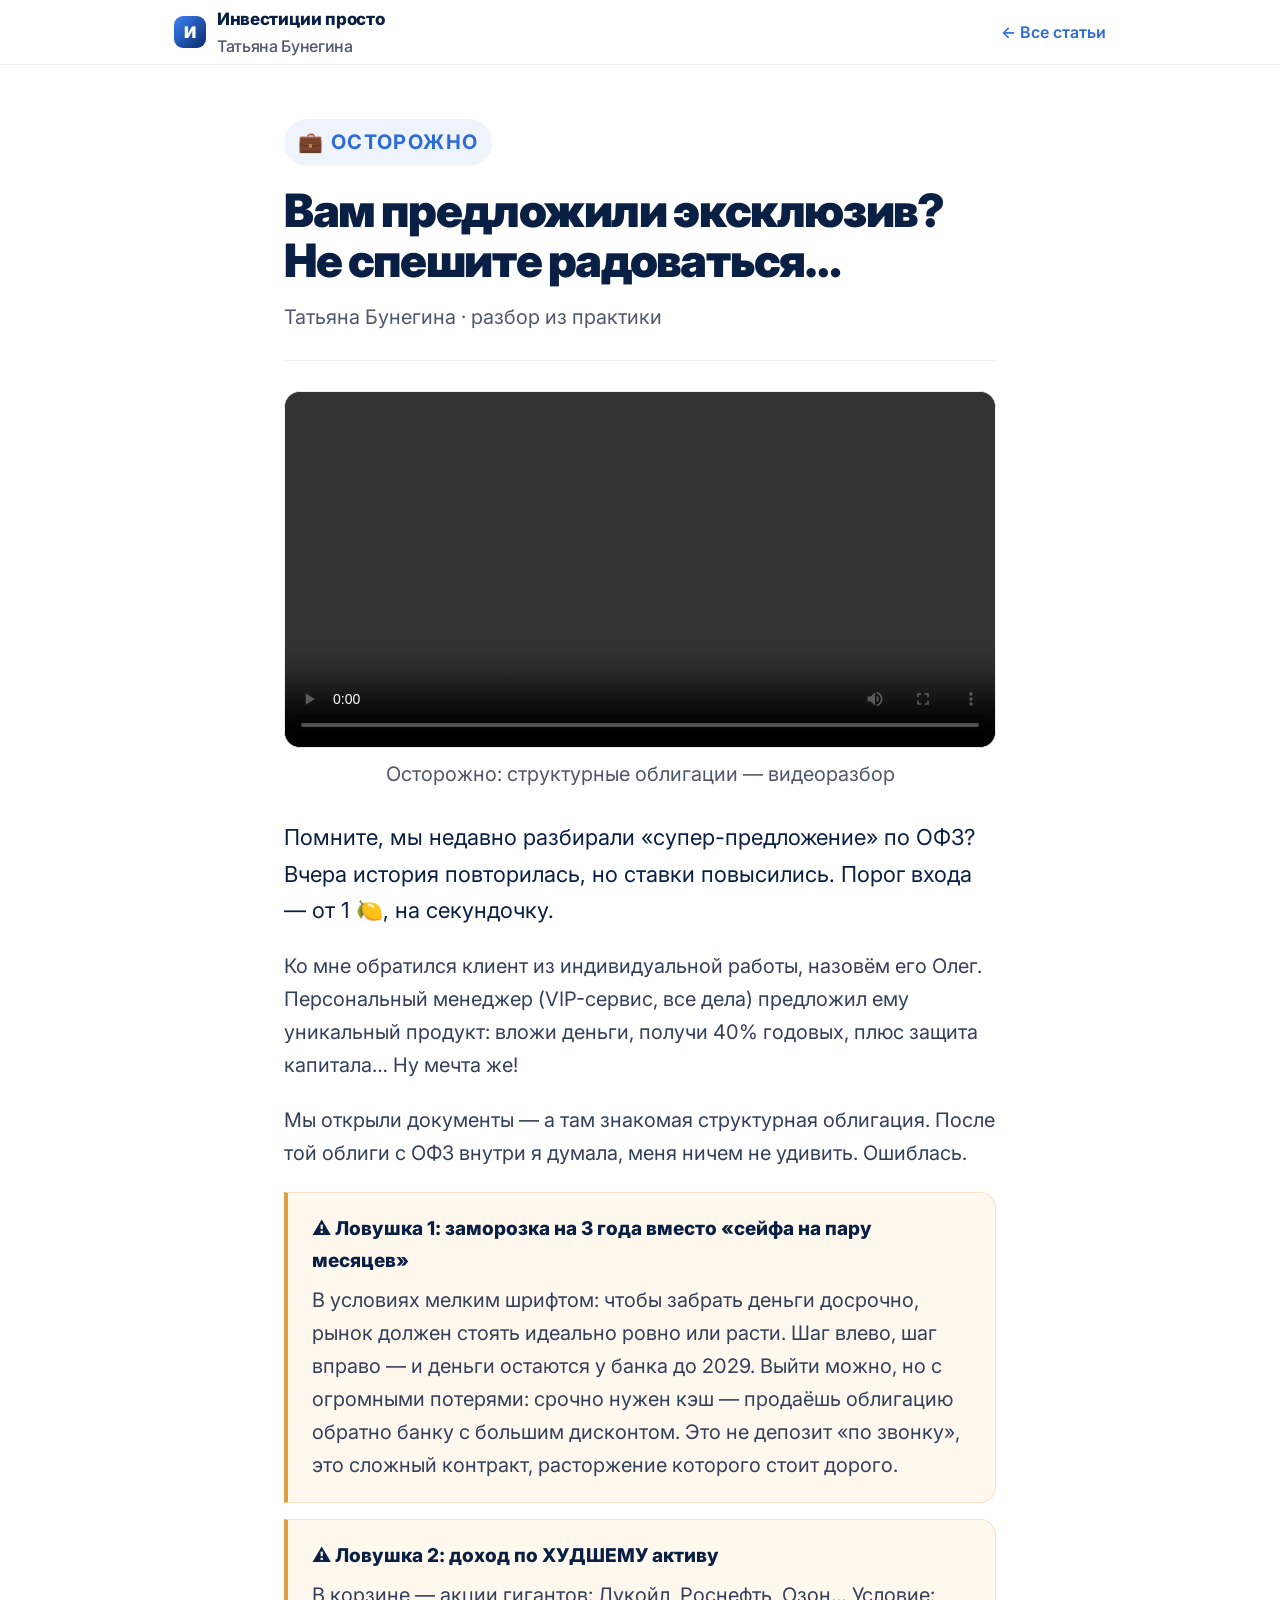
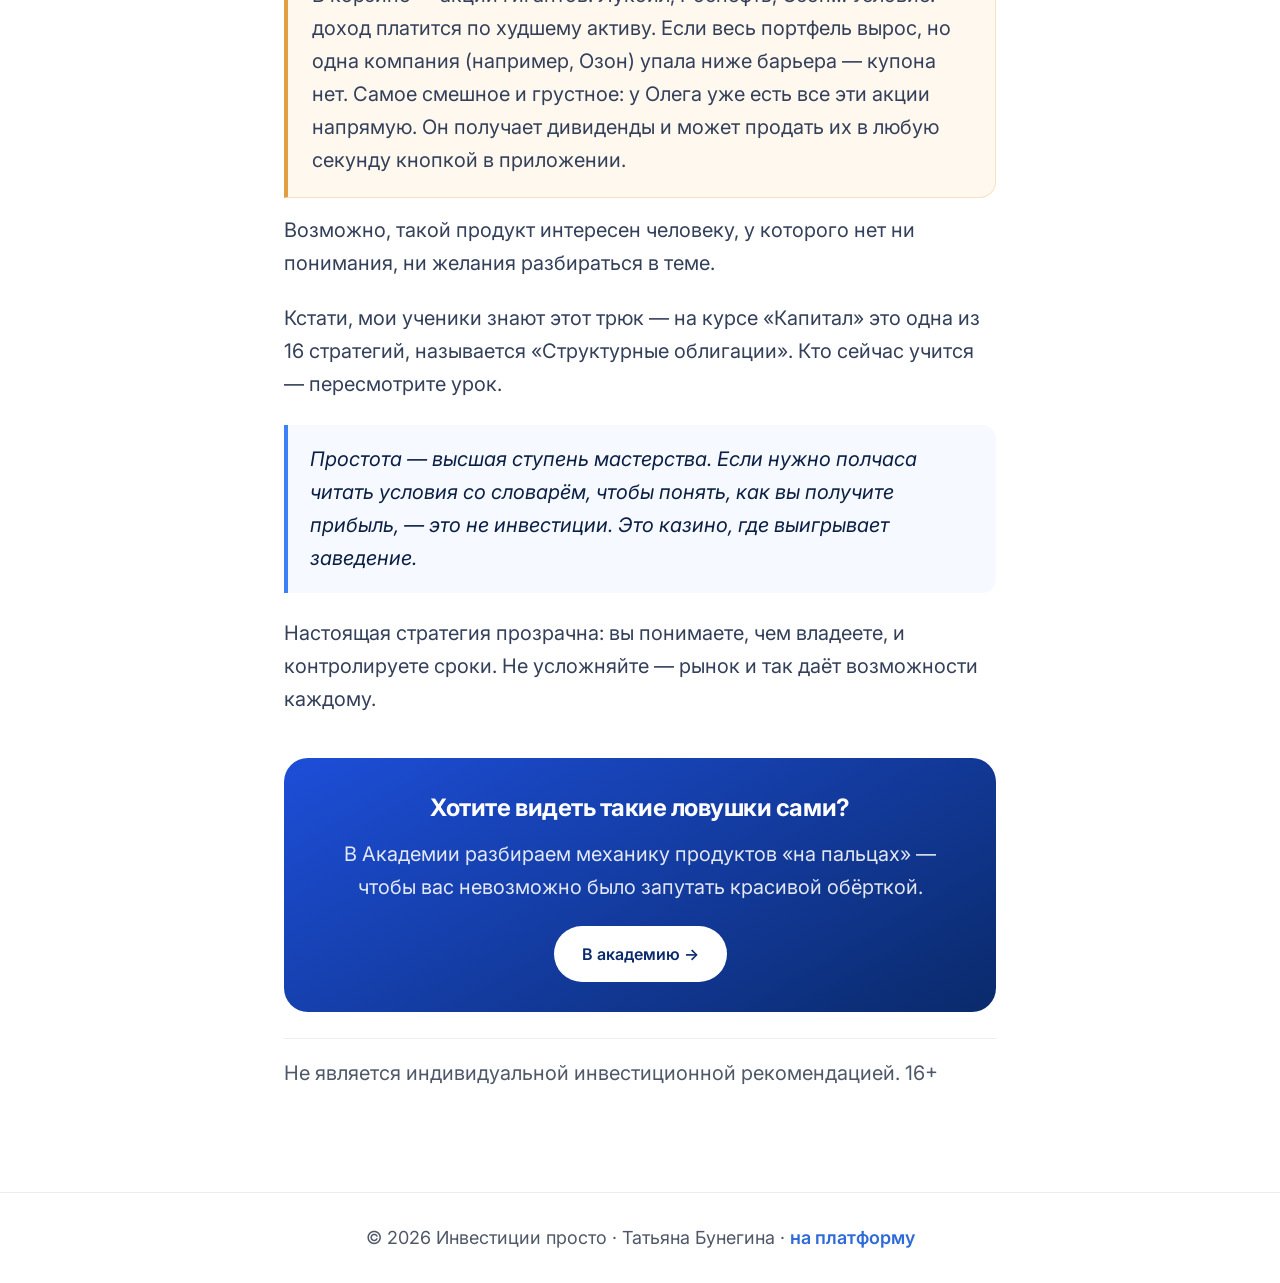
<file: articles/strukturnye-obligacii.html>
<!DOCTYPE html>
<html lang="ru">
<head>
<meta charset="UTF-8">
<meta name="viewport" content="width=device-width, initial-scale=1.0">
<title>Вам предложили эксклюзив? Не спешите радоваться — Татьяна Бунегина</title>
<meta name="description" content="Как банк предлагает «уникальный продукт» под 40% годовых: разбор ловушек структурной облигации — заморозка на годы и выплата по худшему активу.">
<link rel="preconnect" href="https://fonts.googleapis.com"><link rel="preconnect" href="https://fonts.gstatic.com" crossorigin>
<link href="https://fonts.googleapis.com/css2?family=Inter:wght@400;500;600;700;800;900&display=swap" rel="stylesheet">
<link rel="stylesheet" href="../assets/article.css">
</head>
<body>
<div class="bar"><div class="bar-in">
  <a class="logo" href="../index.html"><span class="mark">И</span><span>Инвестиции просто<small>Татьяна Бунегина</small></span></a>
  <a class="back" href="../index.html#articles">← Все статьи</a>
</div></div>
<div class="wrap">
  <article>
    <span class="a-tag">💼 Осторожно</span>
    <h1>Вам предложили эксклюзив? Не спешите радоваться…</h1>
    <div class="meta">Татьяна Бунегина · разбор из практики</div>

    <figure>
      <video src="../media/lib/video/strukturnye.mp4" controls preload="metadata" playsinline></video>
      <figcaption>Осторожно: структурные облигации — видеоразбор</figcaption>
    </figure>

    <p class="lead-p">Помните, мы недавно разбирали «супер-предложение» по ОФЗ? Вчера история повторилась, но ставки повысились. Порог входа — от 1 🍋, на секундочку.</p>
    <p>Ко мне обратился клиент из индивидуальной работы, назовём его Олег. Персональный менеджер (VIP-сервис, все дела) предложил ему уникальный продукт: вложи деньги, получи 40% годовых, плюс защита капитала… Ну мечта же!</p>
    <p>Мы открыли документы — а там знакомая структурная облигация. После той облиги с ОФЗ внутри я думала, меня ничем не удивить. Ошиблась.</p>

    <div class="trap"><div class="th">⚠️ Ловушка 1: заморозка на 3 года вместо «сейфа на пару месяцев»</div><p>В условиях мелким шрифтом: чтобы забрать деньги досрочно, рынок должен стоять идеально ровно или расти. Шаг влево, шаг вправо — и деньги остаются у банка до 2029. Выйти можно, но с огромными потерями: срочно нужен кэш — продаёшь облигацию обратно банку с большим дисконтом. Это не депозит «по звонку», это сложный контракт, расторжение которого стоит дорого.</p></div>
    <div class="trap"><div class="th">⚠️ Ловушка 2: доход по ХУДШЕМУ активу</div><p>В корзине — акции гигантов: Лукойл, Роснефть, Озон… Условие: доход платится по худшему активу. Если весь портфель вырос, но одна компания (например, Озон) упала ниже барьера — купона нет. Самое смешное и грустное: у Олега уже есть все эти акции напрямую. Он получает дивиденды и может продать их в любую секунду кнопкой в приложении.</p></div>

    <p>Возможно, такой продукт интересен человеку, у которого нет ни понимания, ни желания разбираться в теме.</p>
    <p>Кстати, мои ученики знают этот трюк — на курсе «Капитал» это одна из 16 стратегий, называется «Структурные облигации». Кто сейчас учится — пересмотрите урок.</p>
    <blockquote>Простота — высшая ступень мастерства. Если нужно полчаса читать условия со словарём, чтобы понять, как вы получите прибыль, — это не инвестиции. Это казино, где выигрывает заведение.</blockquote>
    <p>Настоящая стратегия прозрачна: вы понимаете, чем владеете, и контролируете сроки. Не усложняйте — рынок и так даёт возможности каждому.</p>

    <div class="cta">
      <h3>Хотите видеть такие ловушки сами?</h3>
      <p>В Академии разбираем механику продуктов «на пальцах» — чтобы вас невозможно было запутать красивой обёрткой.</p>
      <a class="btn" href="../index.html#academy">В академию →</a>
    </div>
    <p class="disclaimer">Не является индивидуальной инвестиционной рекомендацией. 16+</p>
  </article>
</div>
<footer><div class="wrap">© 2026 Инвестиции просто · Татьяна Бунегина · <a href="../index.html">на платформу</a></div></footer>
</body>
</html>
</file>
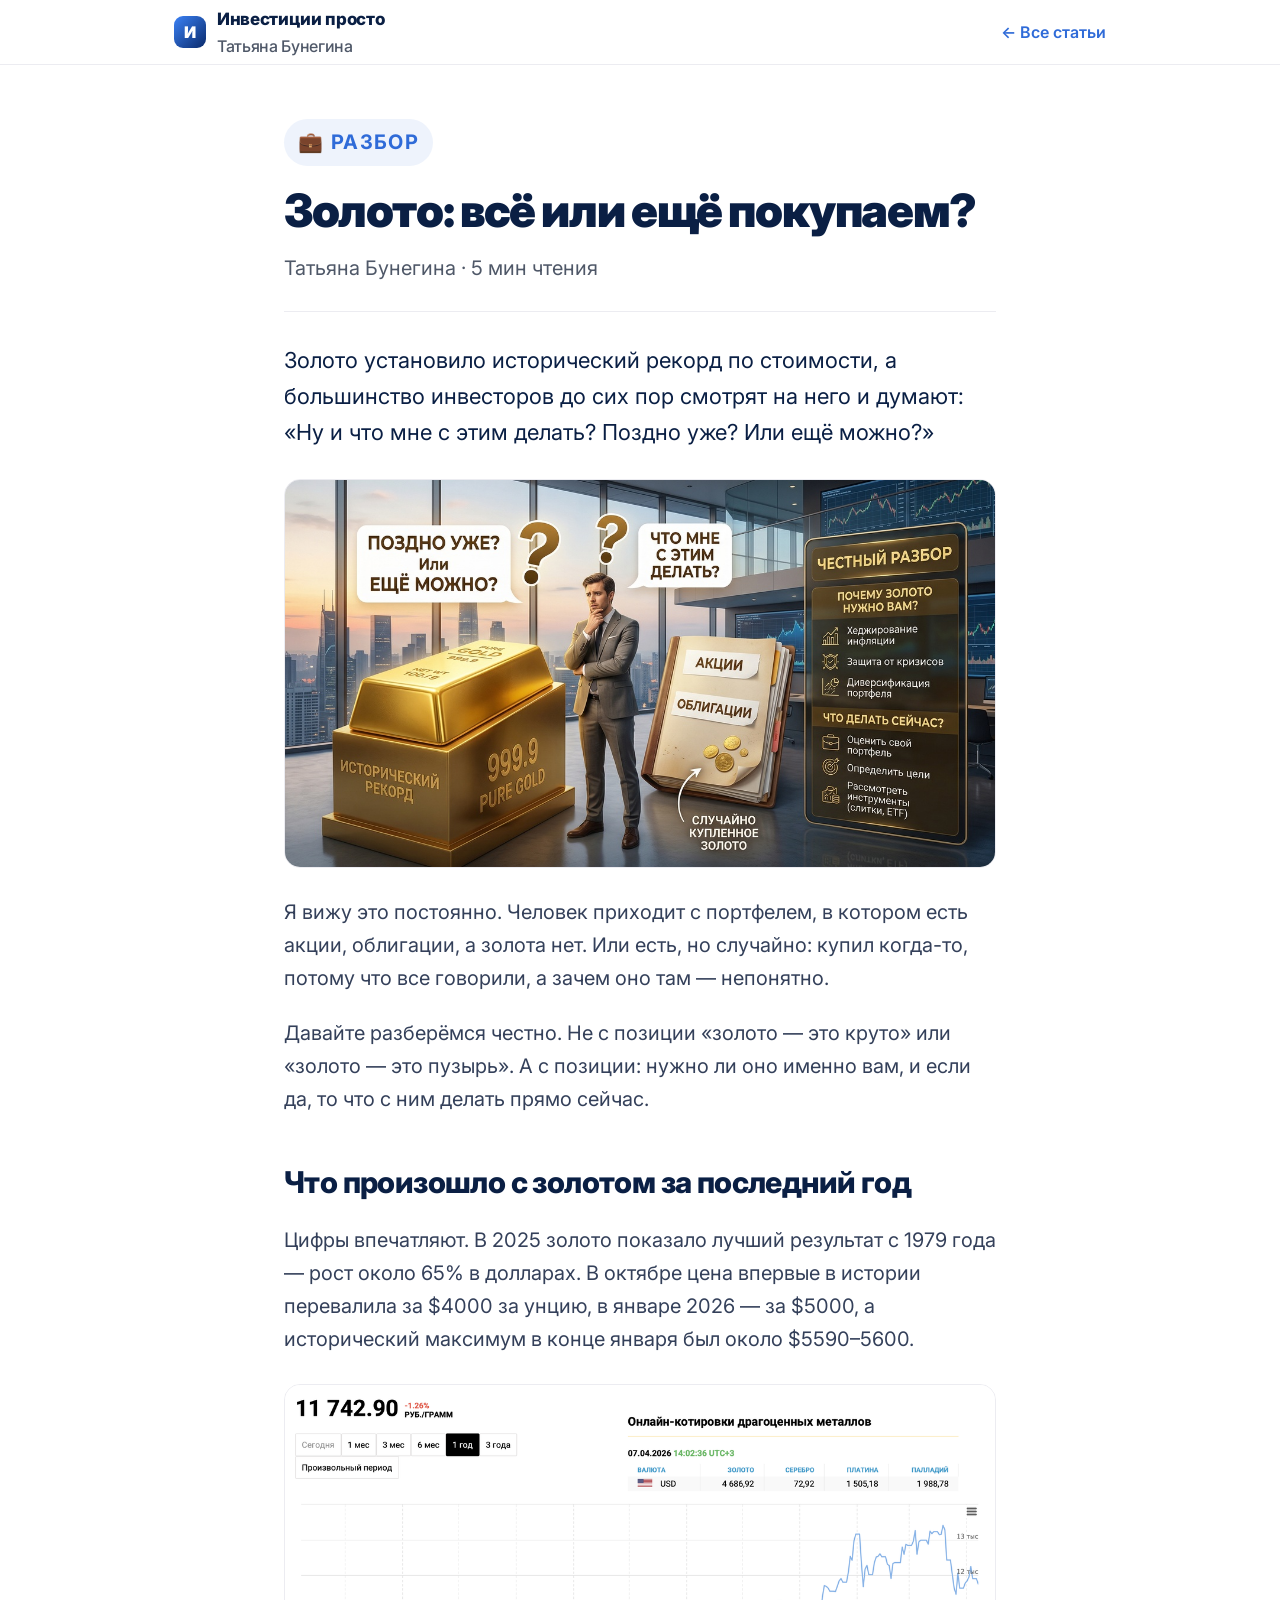
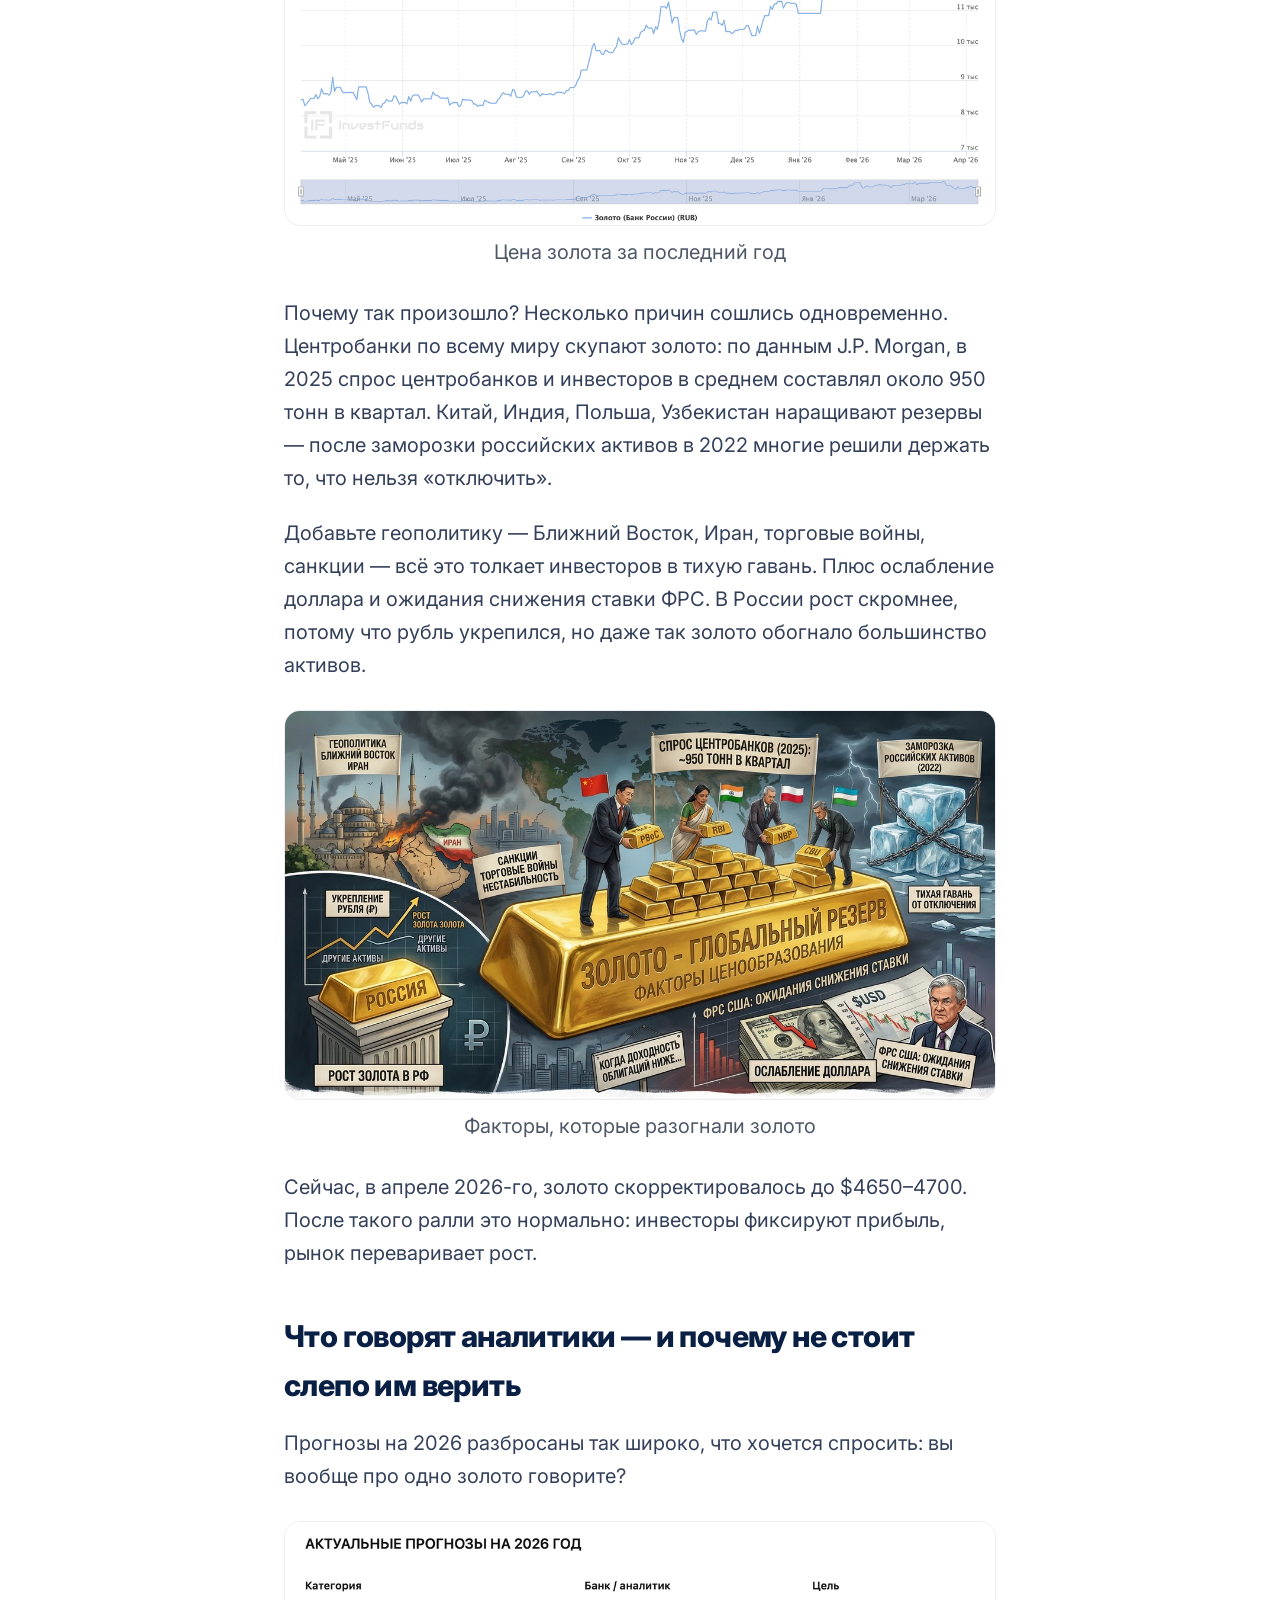
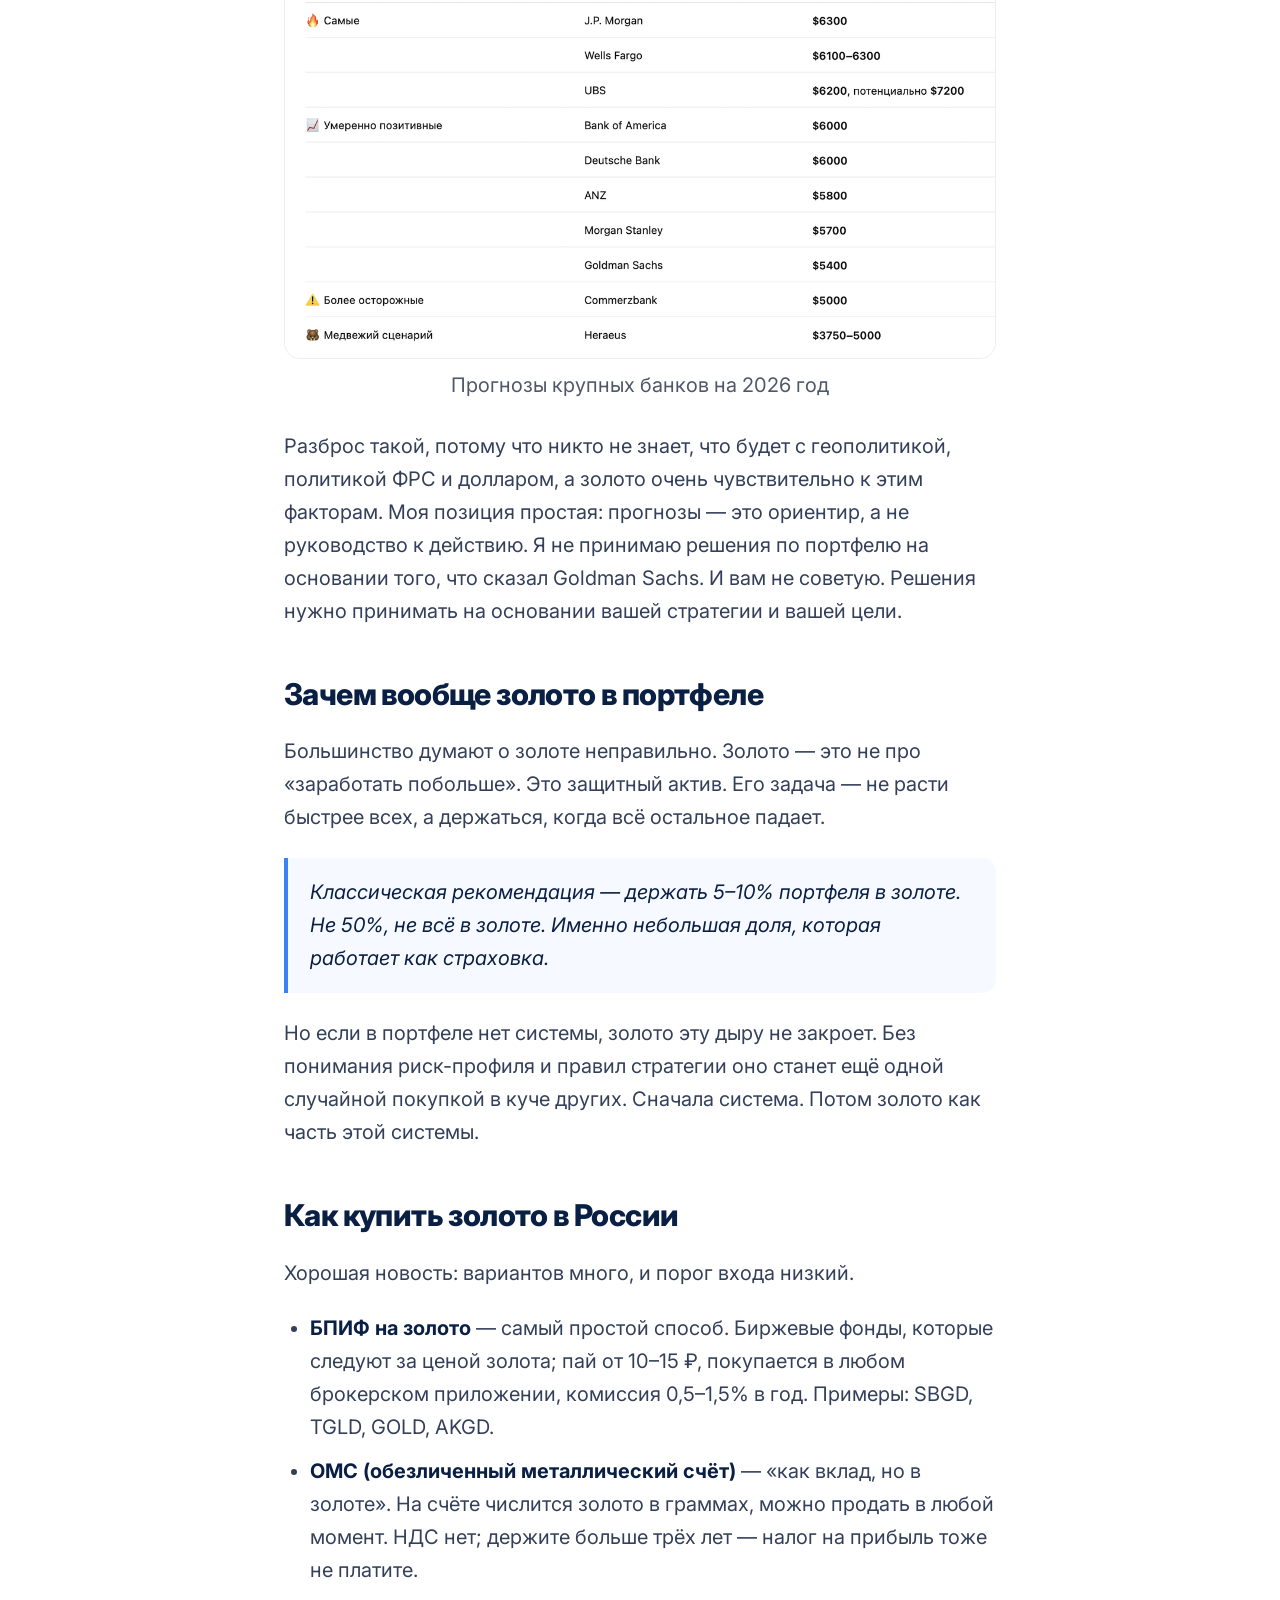
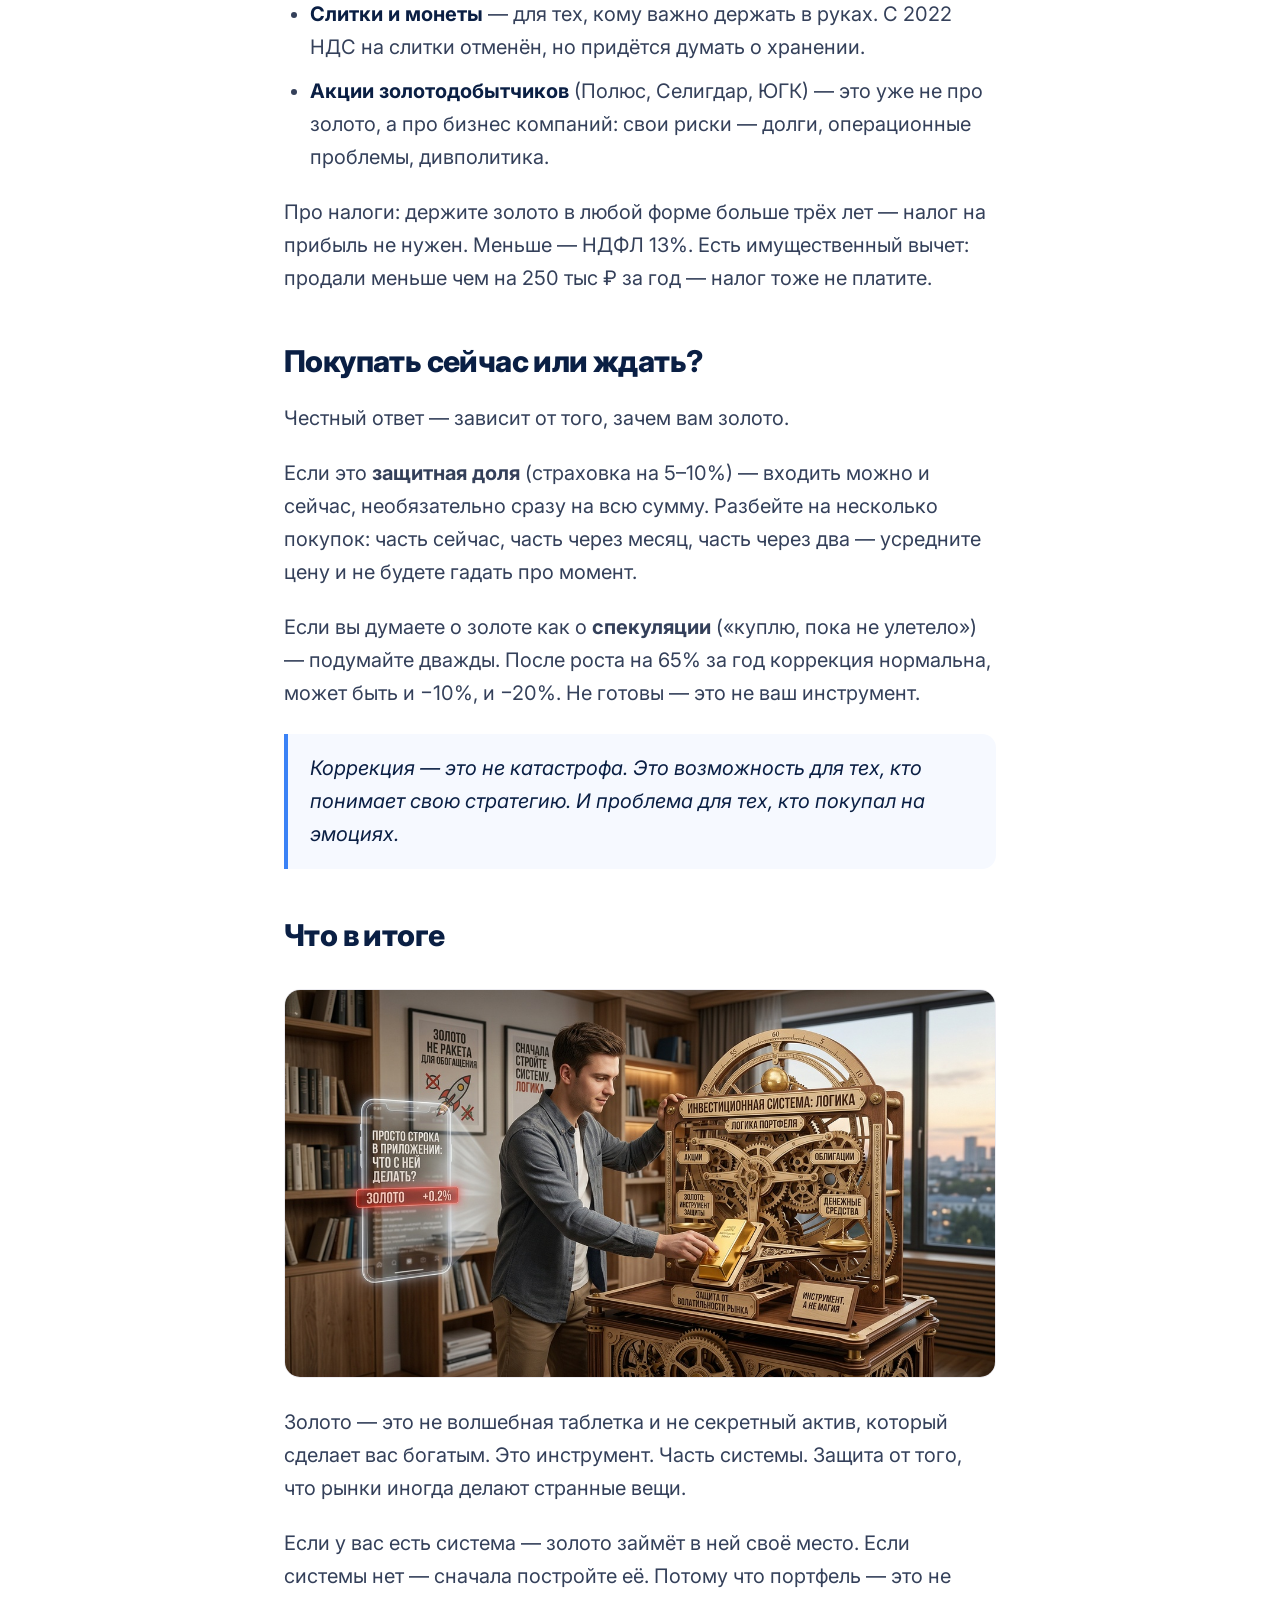
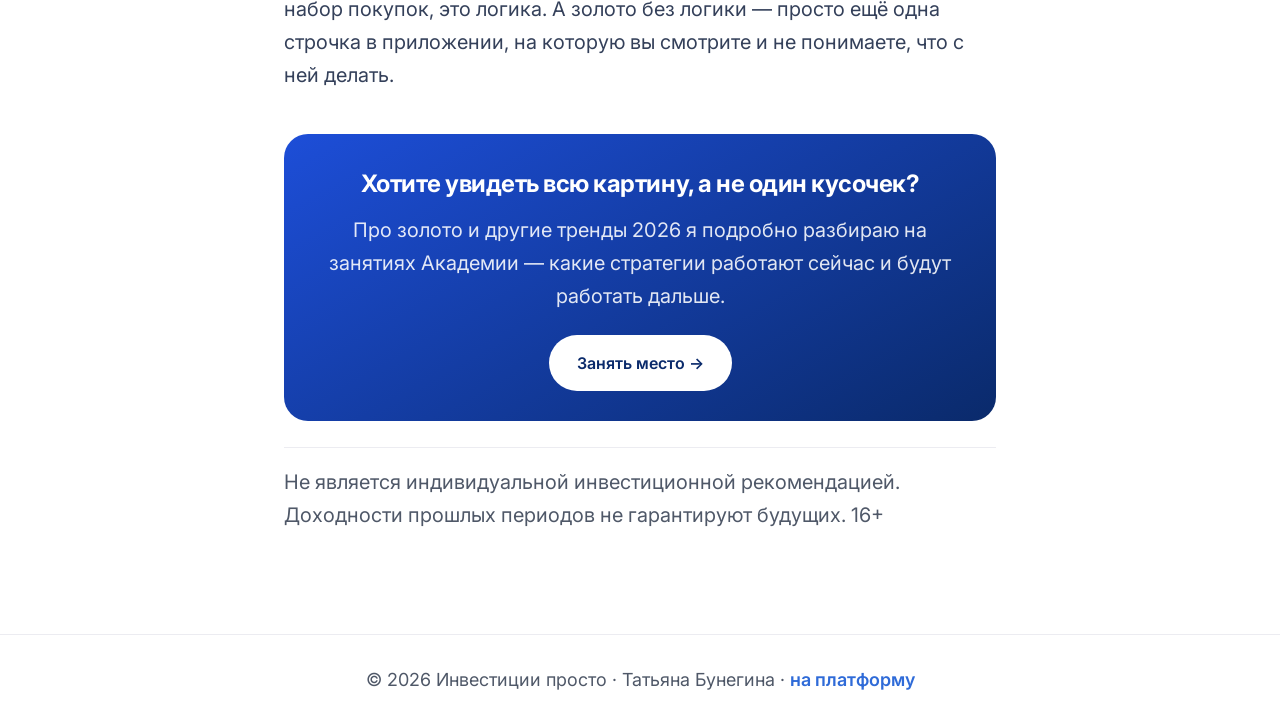
<file: articles/zoloto.html>
<!DOCTYPE html>
<html lang="ru">
<head>
<meta charset="UTF-8">
<meta name="viewport" content="width=device-width, initial-scale=1.0">
<title>Золото: всё или ещё покупаем? — Татьяна Бунегина</title>
<meta name="description" content="Золото обновило исторический рекорд. Зачем оно в портфеле, как купить золото в России (БПИФ, ОМС, слитки, акции), и стоит ли входить сейчас или ждать.">
<link rel="preconnect" href="https://fonts.googleapis.com"><link rel="preconnect" href="https://fonts.gstatic.com" crossorigin>
<link href="https://fonts.googleapis.com/css2?family=Inter:wght@400;500;600;700;800;900&display=swap" rel="stylesheet">
<link rel="stylesheet" href="../assets/article.css">
</head>
<body>
<div class="bar"><div class="bar-in">
  <a class="logo" href="../index.html"><span class="mark">И</span><span>Инвестиции просто<small>Татьяна Бунегина</small></span></a>
  <a class="back" href="../index.html#articles">← Все статьи</a>
</div></div>
<div class="wrap">
  <article>
    <span class="a-tag">💼 Разбор</span>
    <h1>Золото: всё или ещё покупаем?</h1>
    <div class="meta">Татьяна Бунегина · 5 мин чтения</div>

    <p class="lead-p">Золото установило исторический рекорд по стоимости, а большинство инвесторов до сих пор смотрят на него и думают: «Ну и что мне с этим делать? Поздно уже? Или ещё можно?»</p>
    <figure><img src="../media/lib/zoloto/cover.jpg" alt="Золото: поздно уже или ещё можно — честный разбор" loading="lazy"></figure>
    <p>Я вижу это постоянно. Человек приходит с портфелем, в котором есть акции, облигации, а золота нет. Или есть, но случайно: купил когда-то, потому что все говорили, а зачем оно там — непонятно.</p>
    <p>Давайте разберёмся честно. Не с позиции «золото — это круто» или «золото — это пузырь». А с позиции: нужно ли оно именно вам, и если да, то что с ним делать прямо сейчас.</p>

    <h2>Что произошло с золотом за последний год</h2>
    <p>Цифры впечатляют. В 2025 золото показало лучший результат с 1979 года — рост около 65% в долларах. В октябре цена впервые в истории перевалила за $4000 за унцию, в январе 2026 — за $5000, а исторический максимум в конце января был около $5590–5600.</p>
    <figure><img src="../media/lib/zoloto/chart.png" alt="График цены золота за год" loading="lazy"><figcaption>Цена золота за последний год</figcaption></figure>
    <p>Почему так произошло? Несколько причин сошлись одновременно. Центробанки по всему миру скупают золото: по данным J.P. Morgan, в 2025 спрос центробанков и инвесторов в среднем составлял около 950 тонн в квартал. Китай, Индия, Польша, Узбекистан наращивают резервы — после заморозки российских активов в 2022 многие решили держать то, что нельзя «отключить».</p>
    <p>Добавьте геополитику — Ближний Восток, Иран, торговые войны, санкции — всё это толкает инвесторов в тихую гавань. Плюс ослабление доллара и ожидания снижения ставки ФРС. В России рост скромнее, потому что рубль укрепился, но даже так золото обогнало большинство активов.</p>
    <figure><img src="../media/lib/zoloto/factors.jpg" alt="Золото — глобальный резерв: факторы ценообразования" loading="lazy"><figcaption>Факторы, которые разогнали золото</figcaption></figure>
    <p>Сейчас, в апреле 2026-го, золото скорректировалось до $4650–4700. После такого ралли это нормально: инвесторы фиксируют прибыль, рынок переваривает рост.</p>

    <h2>Что говорят аналитики — и почему не стоит слепо им верить</h2>
    <p>Прогнозы на 2026 разбросаны так широко, что хочется спросить: вы вообще про одно золото говорите?</p>
    <figure><img src="../media/lib/zoloto/forecasts.png" alt="Прогнозы банков по золоту на 2026" loading="lazy"><figcaption>Прогнозы крупных банков на 2026 год</figcaption></figure>
    <p>Разброс такой, потому что никто не знает, что будет с геополитикой, политикой ФРС и долларом, а золото очень чувствительно к этим факторам. Моя позиция простая: прогнозы — это ориентир, а не руководство к действию. Я не принимаю решения по портфелю на основании того, что сказал Goldman Sachs. И вам не советую. Решения нужно принимать на основании вашей стратегии и вашей цели.</p>

    <h2>Зачем вообще золото в портфеле</h2>
    <p>Большинство думают о золоте неправильно. Золото — это не про «заработать побольше». Это защитный актив. Его задача — не расти быстрее всех, а держаться, когда всё остальное падает.</p>
    <blockquote>Классическая рекомендация — держать 5–10% портфеля в золоте. Не 50%, не всё в золоте. Именно небольшая доля, которая работает как страховка.</blockquote>
    <p>Но если в портфеле нет системы, золото эту дыру не закроет. Без понимания риск-профиля и правил стратегии оно станет ещё одной случайной покупкой в куче других. Сначала система. Потом золото как часть этой системы.</p>

    <h2>Как купить золото в России</h2>
    <p>Хорошая новость: вариантов много, и порог входа низкий.</p>
    <ul>
      <li><b>БПИФ на золото</b> — самый простой способ. Биржевые фонды, которые следуют за ценой золота; пай от 10–15 ₽, покупается в любом брокерском приложении, комиссия 0,5–1,5% в год. Примеры: SBGD, TGLD, GOLD, AKGD.</li>
      <li><b>ОМС (обезличенный металлический счёт)</b> — «как вклад, но в золоте». На счёте числится золото в граммах, можно продать в любой момент. НДС нет; держите больше трёх лет — налог на прибыль тоже не платите.</li>
      <li><b>Слитки и монеты</b> — для тех, кому важно держать в руках. С 2022 НДС на слитки отменён, но придётся думать о хранении.</li>
      <li><b>Акции золотодобытчиков</b> (Полюс, Селигдар, ЮГК) — это уже не про золото, а про бизнес компаний: свои риски — долги, операционные проблемы, дивполитика.</li>
    </ul>
    <p>Про налоги: держите золото в любой форме больше трёх лет — налог на прибыль не нужен. Меньше — НДФЛ 13%. Есть имущественный вычет: продали меньше чем на 250 тыс ₽ за год — налог тоже не платите.</p>

    <h2>Покупать сейчас или ждать?</h2>
    <p>Честный ответ — зависит от того, зачем вам золото.</p>
    <p>Если это <b>защитная доля</b> (страховка на 5–10%) — входить можно и сейчас, необязательно сразу на всю сумму. Разбейте на несколько покупок: часть сейчас, часть через месяц, часть через два — усредните цену и не будете гадать про момент.</p>
    <p>Если вы думаете о золоте как о <b>спекуляции</b> («куплю, пока не улетело») — подумайте дважды. После роста на 65% за год коррекция нормальна, может быть и −10%, и −20%. Не готовы — это не ваш инструмент.</p>
    <blockquote>Коррекция — это не катастрофа. Это возможность для тех, кто понимает свою стратегию. И проблема для тех, кто покупал на эмоциях.</blockquote>

    <h2>Что в итоге</h2>
    <figure><img src="../media/lib/zoloto/system.jpg" alt="Золото — инструмент, а не магия. Сначала система" loading="lazy"></figure>
    <p>Золото — это не волшебная таблетка и не секретный актив, который сделает вас богатым. Это инструмент. Часть системы. Защита от того, что рынки иногда делают странные вещи.</p>
    <p>Если у вас есть система — золото займёт в ней своё место. Если системы нет — сначала постройте её. Потому что портфель — это не набор покупок, это логика. А золото без логики — просто ещё одна строчка в приложении, на которую вы смотрите и не понимаете, что с ней делать.</p>

    <div class="cta">
      <h3>Хотите увидеть всю картину, а не один кусочек?</h3>
      <p>Про золото и другие тренды 2026 я подробно разбираю на занятиях Академии — какие стратегии работают сейчас и будут работать дальше.</p>
      <a class="btn" href="../index.html#academy">Занять место →</a>
    </div>
    <p class="disclaimer">Не является индивидуальной инвестиционной рекомендацией. Доходности прошлых периодов не гарантируют будущих. 16+</p>
  </article>
</div>
<footer><div class="wrap">© 2026 Инвестиции просто · Татьяна Бунегина · <a href="../index.html">на платформу</a></div></footer>
</body>
</html>
</file>
<file: assets/article.css>
:root{--ink:#0a1f44;--ink-soft:#34405a;--muted:#4f5868;--blue:#2f6bd8;--blue-bright:#3b82f6;--blue-deep:#0a2a6b;--line:#ececf1;--bg:#fff;--green:#159a5a;--red:#e2574c;--shadow:0 24px 60px -28px rgba(20,40,90,.22)}
*{margin:0;padding:0;box-sizing:border-box}
html{scroll-behavior:smooth}
body{font-family:'Inter',-apple-system,BlinkMacSystemFont,'Segoe UI',sans-serif;color:var(--ink);background:var(--bg);line-height:1.65;-webkit-font-smoothing:antialiased}
a{color:inherit;text-decoration:none}
img{max-width:100%;display:block}
.wrap{max-width:760px;margin:0 auto;padding:0 24px}
/* top bar */
.bar{position:sticky;top:0;z-index:20;background:rgba(255,255,255,.82);backdrop-filter:saturate(180%) blur(18px);border-bottom:1px solid var(--line)}
.bar-in{max-width:980px;margin:0 auto;padding:0 24px;height:64px;display:flex;align-items:center;justify-content:space-between;gap:16px}
.logo{display:flex;align-items:center;gap:11px;font-weight:800;font-size:17px;letter-spacing:-.02em}
.logo .mark{width:32px;height:32px;border-radius:9px;background:linear-gradient(135deg,#3b82f6,#0a2a6b);display:grid;place-items:center;color:#fff;font-weight:900;font-size:16px}
.logo small{display:block;font-size:13px;font-weight:500;color:var(--muted)}
.bar a.back{font-size:15px;font-weight:600;color:var(--blue);white-space:nowrap}
.bar a.back:hover{color:var(--blue-deep)}
/* article */
article{padding:54px 0 40px}
.a-tag{display:inline-block;font-size:13px;font-weight:700;letter-spacing:.12em;text-transform:uppercase;color:var(--blue);background:#eef3fc;padding:7px 14px;border-radius:100px;margin-bottom:20px}
h1{font-size:clamp(30px,5vw,46px);font-weight:900;letter-spacing:-.03em;line-height:1.08;margin-bottom:16px}
.meta{font-size:15px;color:var(--muted);padding-bottom:26px;margin-bottom:30px;border-bottom:1px solid var(--line)}
article p{font-size:19px;color:var(--ink-soft);margin-bottom:22px}
article h2{font-size:clamp(23px,3.2vw,30px);font-weight:800;letter-spacing:-.02em;margin:42px 0 16px}
.lead-p{font-size:21px;color:var(--ink)}
article ul,article ol{margin:0 0 22px 0;padding-left:26px}
article li{font-size:19px;color:var(--ink-soft);margin-bottom:11px}
article li b{color:var(--ink)}
/* numbered principle */
.principle{display:flex;gap:18px;align-items:flex-start;background:#f8fafd;border:1px solid var(--line);border-radius:18px;padding:24px 26px;margin-bottom:16px}
.principle .pn{flex:none;width:42px;height:42px;border-radius:12px;background:linear-gradient(135deg,#3b82f6,#1d4ed8);color:#fff;display:grid;place-items:center;font-weight:900;font-size:19px}
.principle p{margin:0;font-size:18px}
.principle p b{color:var(--ink)}
/* myth block */
.myth{background:#f8fafd;border:1px solid var(--line);border-left:4px solid var(--blue-bright);border-radius:0 16px 16px 0;padding:20px 24px;margin-bottom:16px}
.myth .mh{font-weight:800;color:var(--ink);font-size:19px;margin-bottom:8px;display:flex;gap:11px;align-items:flex-start}
.myth .mh .x{flex:none;width:26px;height:26px;border-radius:50%;background:var(--red);color:#fff;display:grid;place-items:center;font-size:14px;font-weight:800;margin-top:1px}
.myth p{margin:0;font-size:18px}
blockquote{border-left:4px solid var(--blue-bright);background:#f6f9ff;border-radius:0 14px 14px 0;padding:18px 22px;margin:24px 0;font-size:20px;color:var(--ink);font-style:italic}
.dont{list-style:none;display:flex;flex-direction:column;gap:14px;margin:8px 0 24px;padding:0}
.dont li{position:relative;padding:16px 18px 16px 52px;background:#fdf3f2;border:1px solid #f6dad7;border-radius:14px;font-size:18px;color:var(--ink-soft)}
.dont li::before{content:"\2715";position:absolute;left:18px;top:16px;width:24px;height:24px;border-radius:50%;background:var(--red);color:#fff;display:grid;place-items:center;font-size:14px;font-weight:800}
.dont li b{color:var(--ink)}
/* highlight box */
.box{background:linear-gradient(150deg,#1d4ed8,#0a2a6b);color:#fff;border-radius:18px;padding:24px 26px;margin:26px 0;font-size:19px;line-height:1.6}
.box b{color:#fff}
/* figure */
figure{margin:28px 0}
figure img{border-radius:16px;border:1px solid var(--line);width:100%}
figure video{width:100%;border-radius:16px;border:1px solid var(--line);background:#000;display:block}
figcaption{font-size:15px;color:var(--muted);margin-top:10px;text-align:center}
/* two-column options (sell/hold) */
.cols{display:grid;grid-template-columns:1fr 1fr;gap:14px;margin:16px 0 24px}
.opt{border-radius:16px;padding:20px 22px}
.opt h4{font-size:18px;margin-bottom:6px}
.opt p{font-size:17px;margin:0 0 12px}
.opt p:last-child{margin-bottom:0}
.opt.sell{background:#fdf3f2;border:1px solid #f6dad7}
.opt.sell h4{color:var(--red)}
.opt.hold{background:#eef9f1;border:1px solid #cdeccf}
.opt.hold h4{color:var(--green)}
/* trap block */
.trap{background:#fff8ef;border:1px solid #f6e2c2;border-left:4px solid #e0a042;border-radius:0 16px 16px 0;padding:20px 24px;margin-bottom:16px}
.trap .th{font-weight:800;color:var(--ink);font-size:19px;margin-bottom:8px;display:flex;gap:10px;align-items:flex-start}
.trap p{margin:0;font-size:18px}
@media(max-width:680px){.cols{grid-template-columns:1fr}.opt p{font-size:16px}.trap p{font-size:17px}}
/* image carousel */
.lib-car{position:relative;margin:26px 0}
.lib-track{display:flex;gap:14px;overflow-x:auto;scroll-snap-type:x mandatory;scroll-behavior:smooth;padding-bottom:6px;scrollbar-width:none;-ms-overflow-style:none}
.lib-track::-webkit-scrollbar{display:none}
.lib-track img{flex:0 0 100%;scroll-snap-align:center;border-radius:14px;border:1px solid var(--line);background:#0b1426}
.lib-prev,.lib-next{position:absolute;top:50%;transform:translateY(-50%);z-index:3;width:46px;height:46px;border-radius:50%;border:1px solid var(--line);background:rgba(255,255,255,.95);box-shadow:var(--shadow);cursor:pointer;font-size:26px;line-height:1;color:var(--ink);display:grid;place-items:center;transition:.2s}
.lib-prev:hover,.lib-next:hover{background:var(--blue);color:#fff;border-color:transparent}
.lib-prev{left:8px}.lib-next{right:8px}
/* cta + footer */
.cta{margin-top:42px;padding:30px;background:linear-gradient(150deg,#1d4ed8,#0a2a6b);border-radius:24px;color:#fff;text-align:center}
.cta h3{color:#fff;font-size:24px;margin-bottom:10px;letter-spacing:-.02em}
.cta p{color:rgba(255,255,255,.88);font-size:17px;margin-bottom:22px}
.btn{display:inline-flex;align-items:center;gap:9px;font-weight:600;font-size:16px;padding:15px 28px;border-radius:100px;background:#fff;color:var(--blue-deep);transition:transform .2s,box-shadow .2s}
.btn:hover{transform:translateY(-2px);box-shadow:0 16px 30px -16px rgba(0,0,0,.4)}
.disclaimer{font-size:14px;color:var(--muted);margin-top:26px;padding-top:18px;border-top:1px solid var(--line)}
footer{border-top:1px solid var(--line);padding:30px 0;margin-top:40px;text-align:center;font-size:15px;color:var(--muted)}
footer a{color:var(--blue);font-weight:600}
@media(max-width:680px){article p,article li{font-size:18px}.principle p,.dont li,.myth p,.box{font-size:17px}.lib-prev,.lib-next{width:40px;height:40px;font-size:22px}}

/* ===== минимум 20px (единый размер с лендингом) ===== */
article p,article li,.principle p,.myth p,.trap p,.opt p,.dont li,.box,.cta p,.lib-track + p{font-size:20px}
.lead-p{font-size:22px}
.meta,figcaption,.disclaimer,.a-tag,.opt h4{font-size:20px}
.a-tag{letter-spacing:.07em}
footer,footer a{font-size:18px}
.bar a.back,.logo small{font-size:16px}
@media(max-width:680px){article p,article li,.principle p,.myth p,.trap p,.opt p,.dont li,.box,.cta p{font-size:20px}}
</file>
